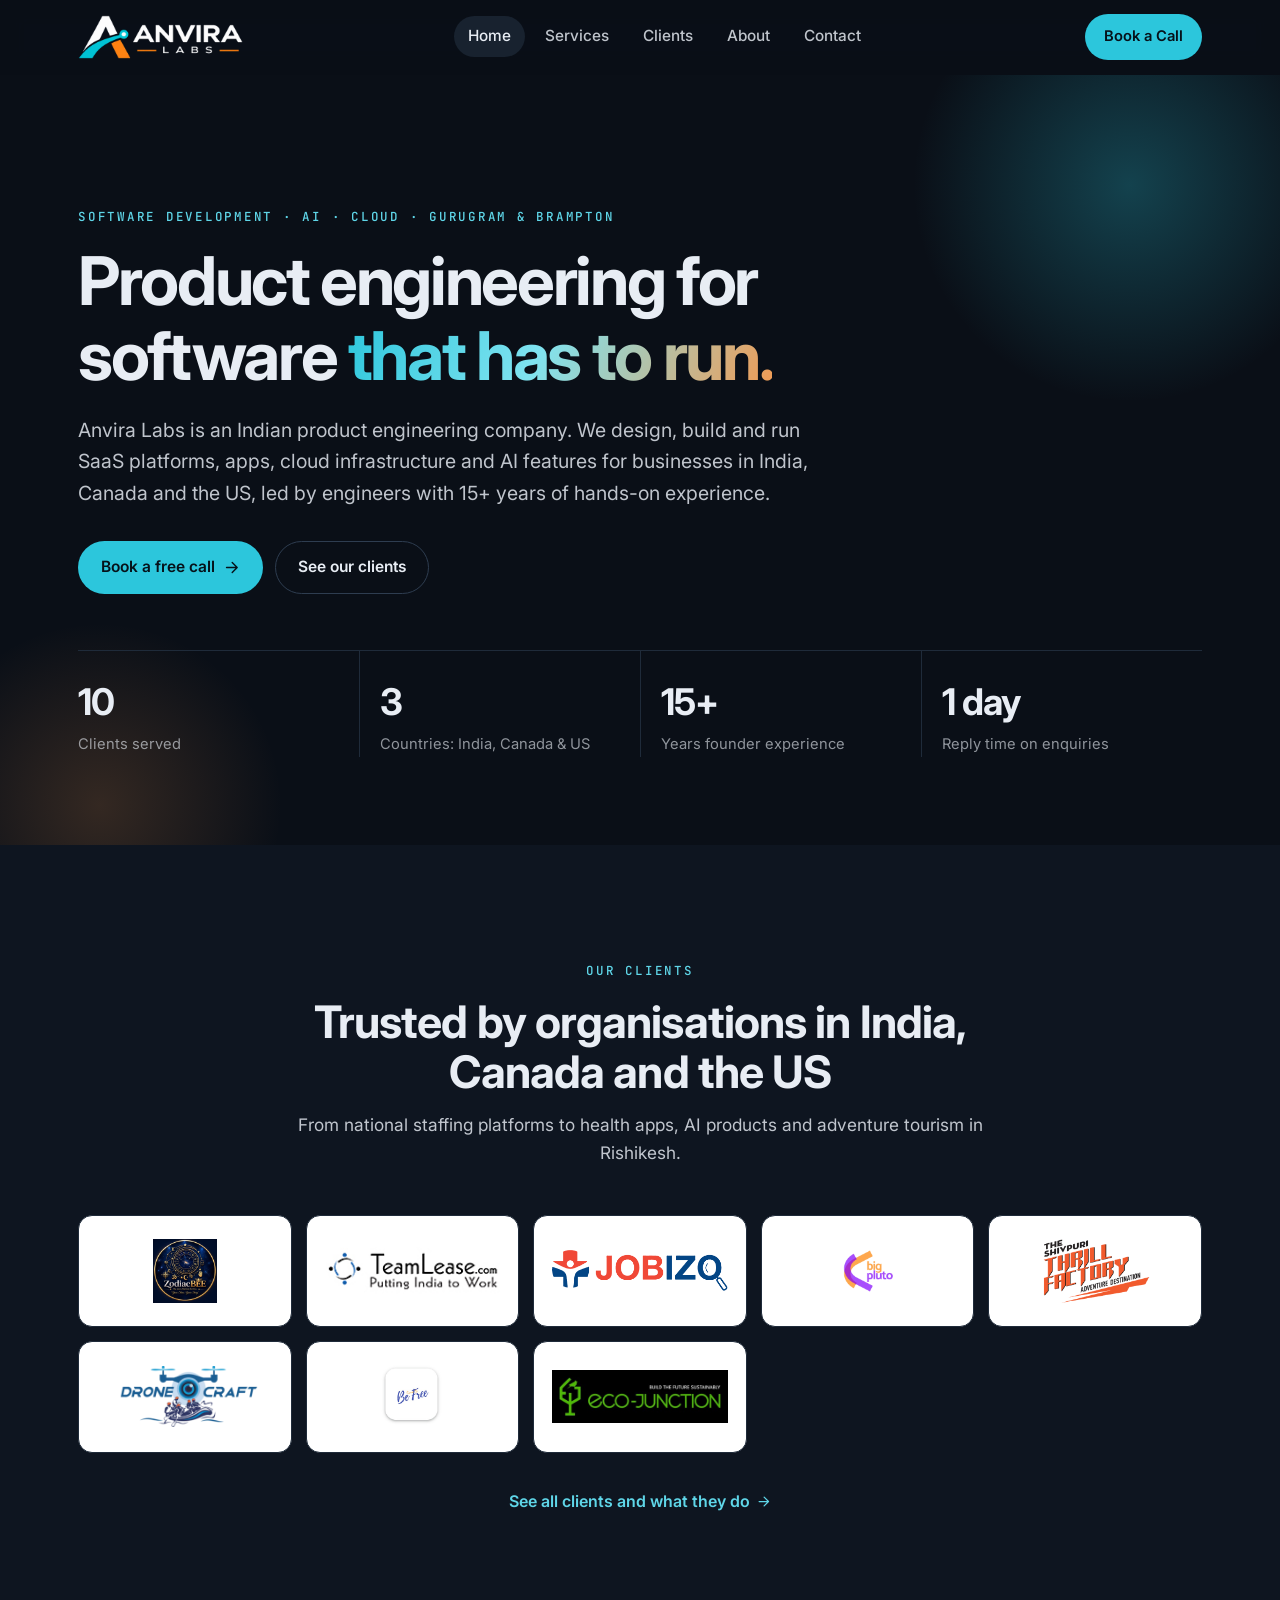
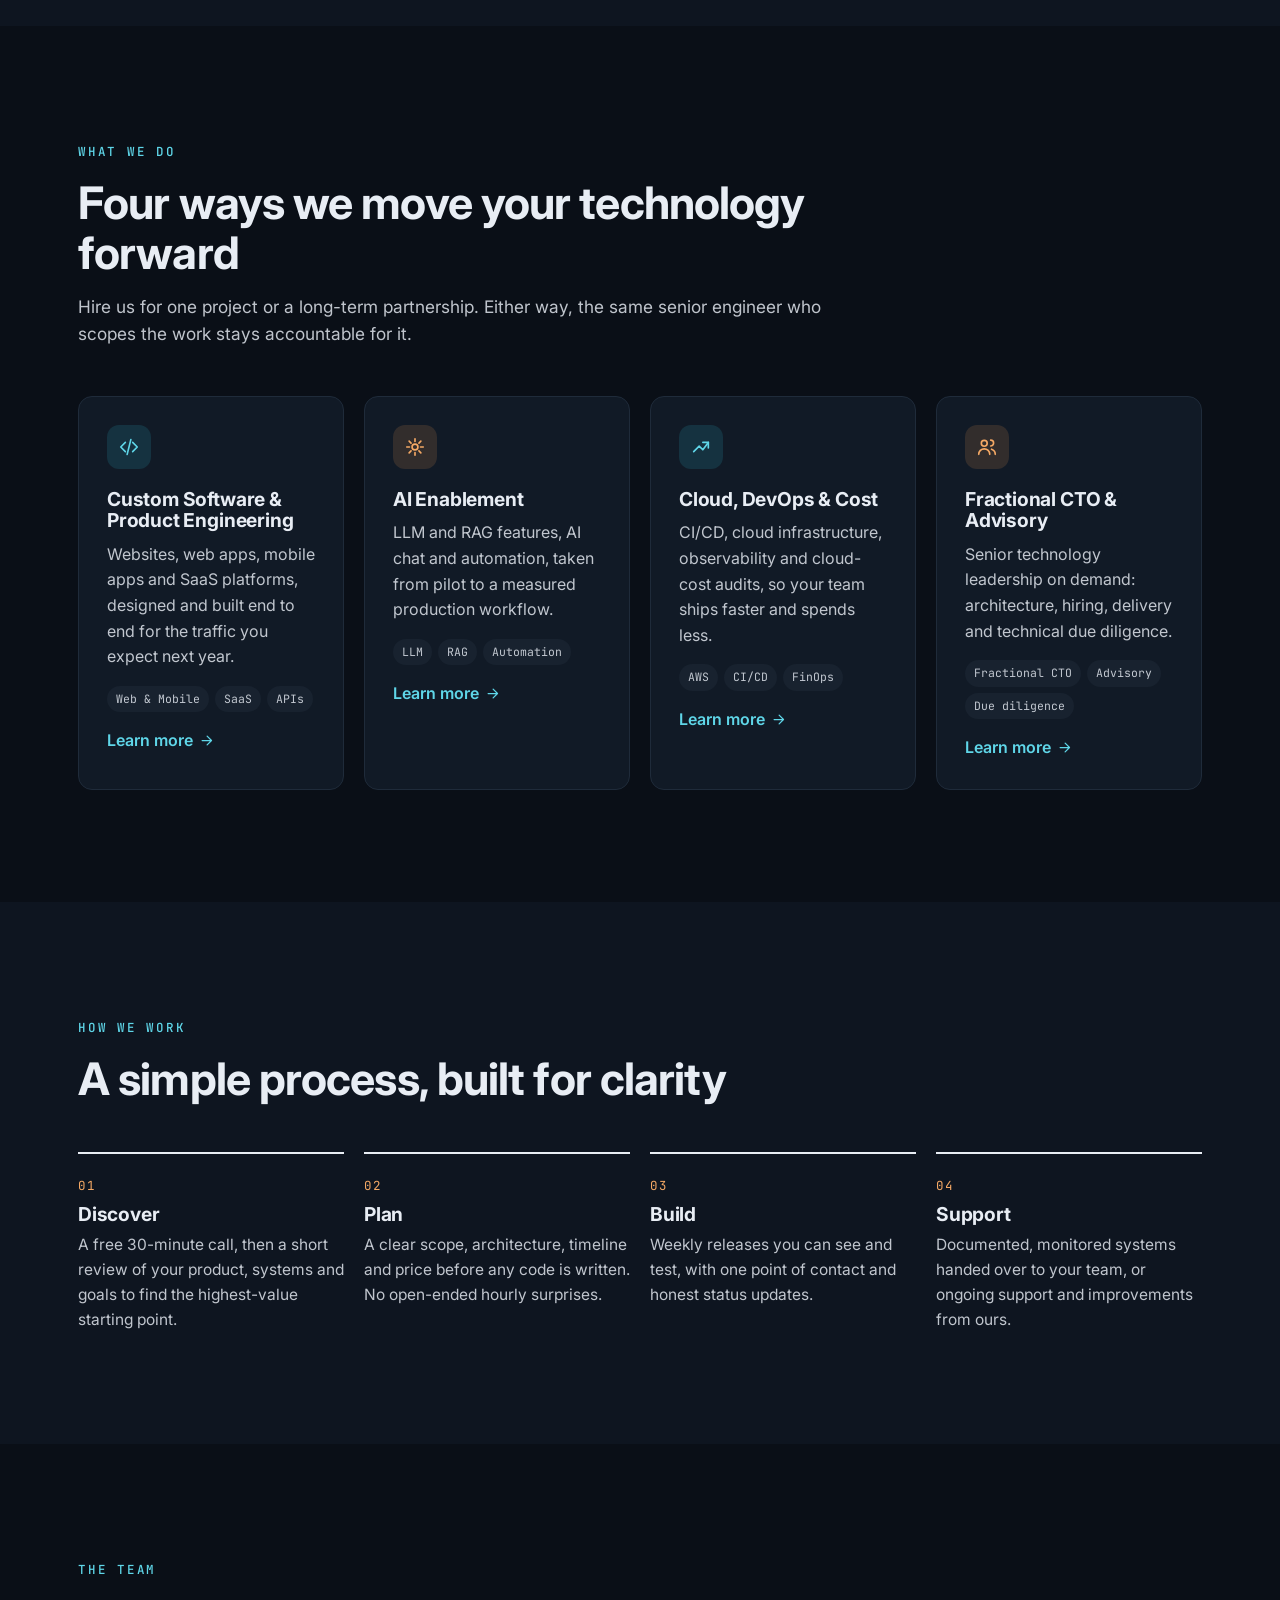
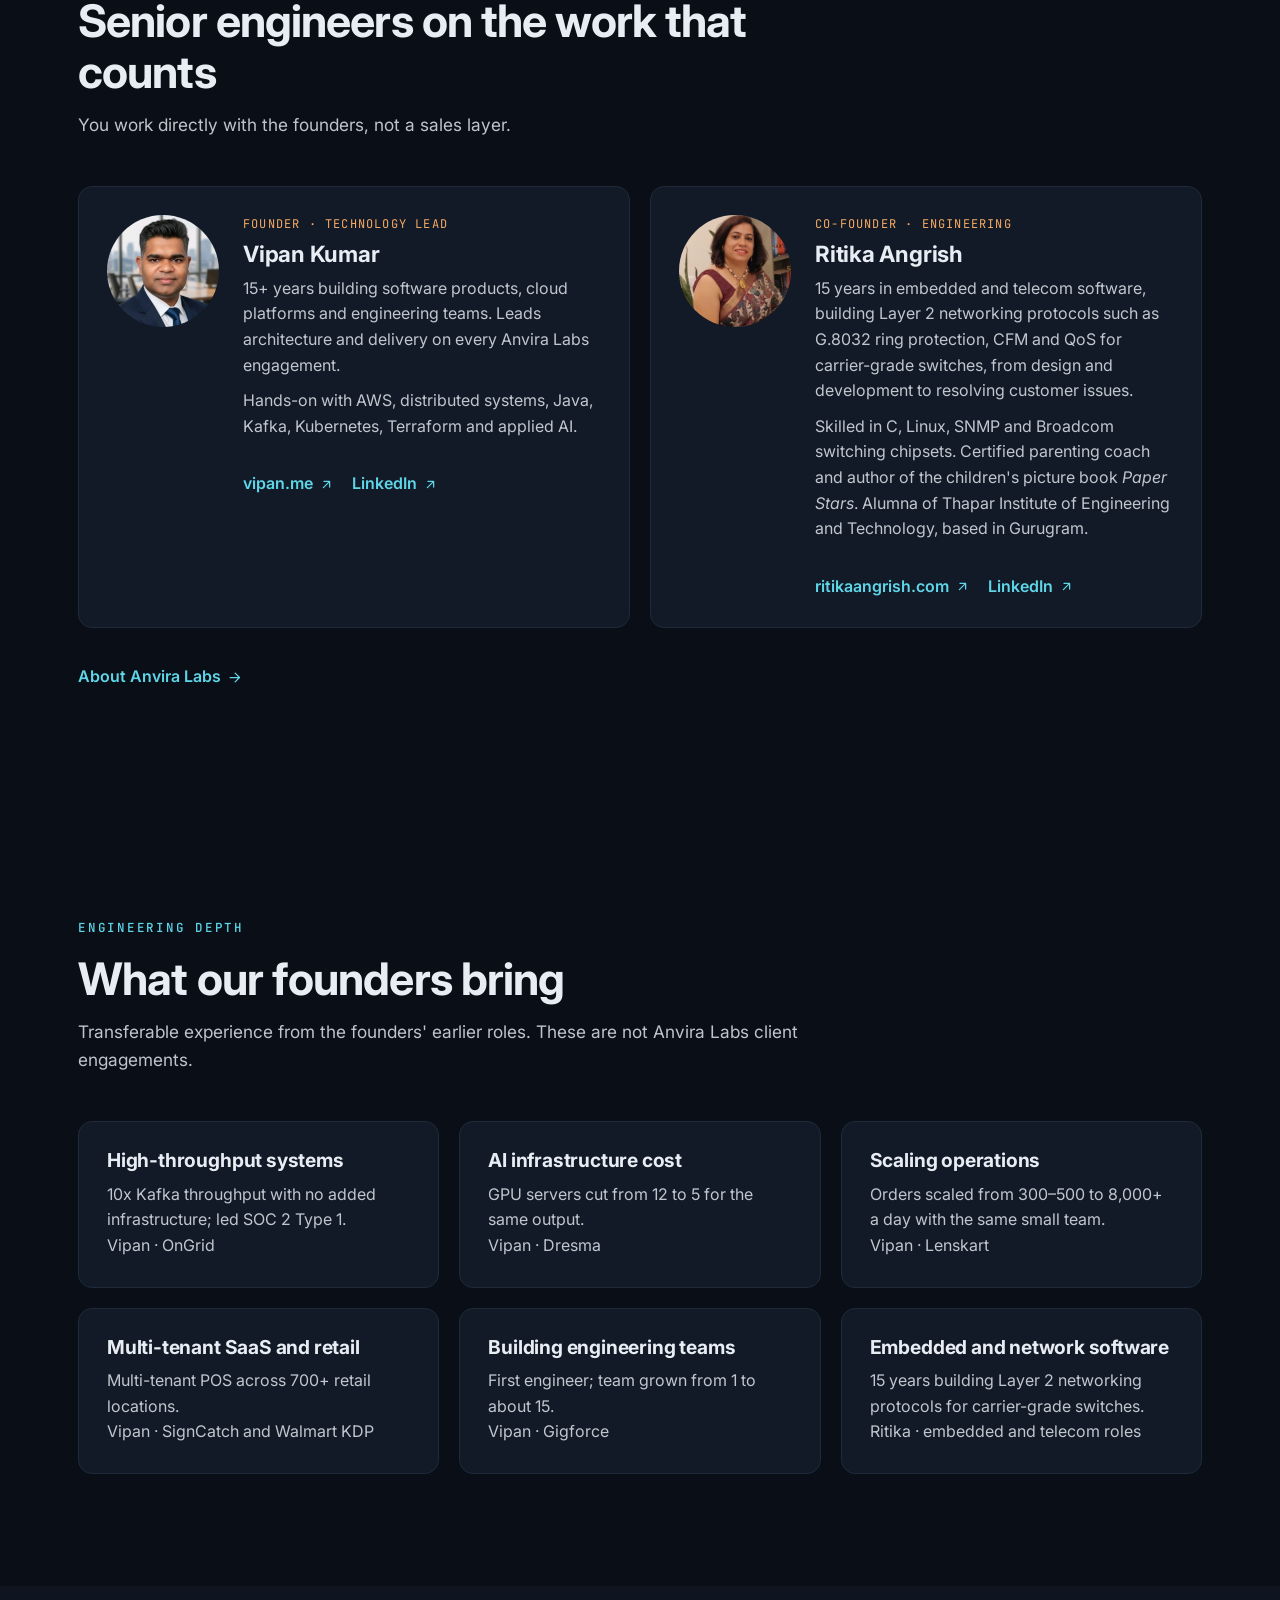
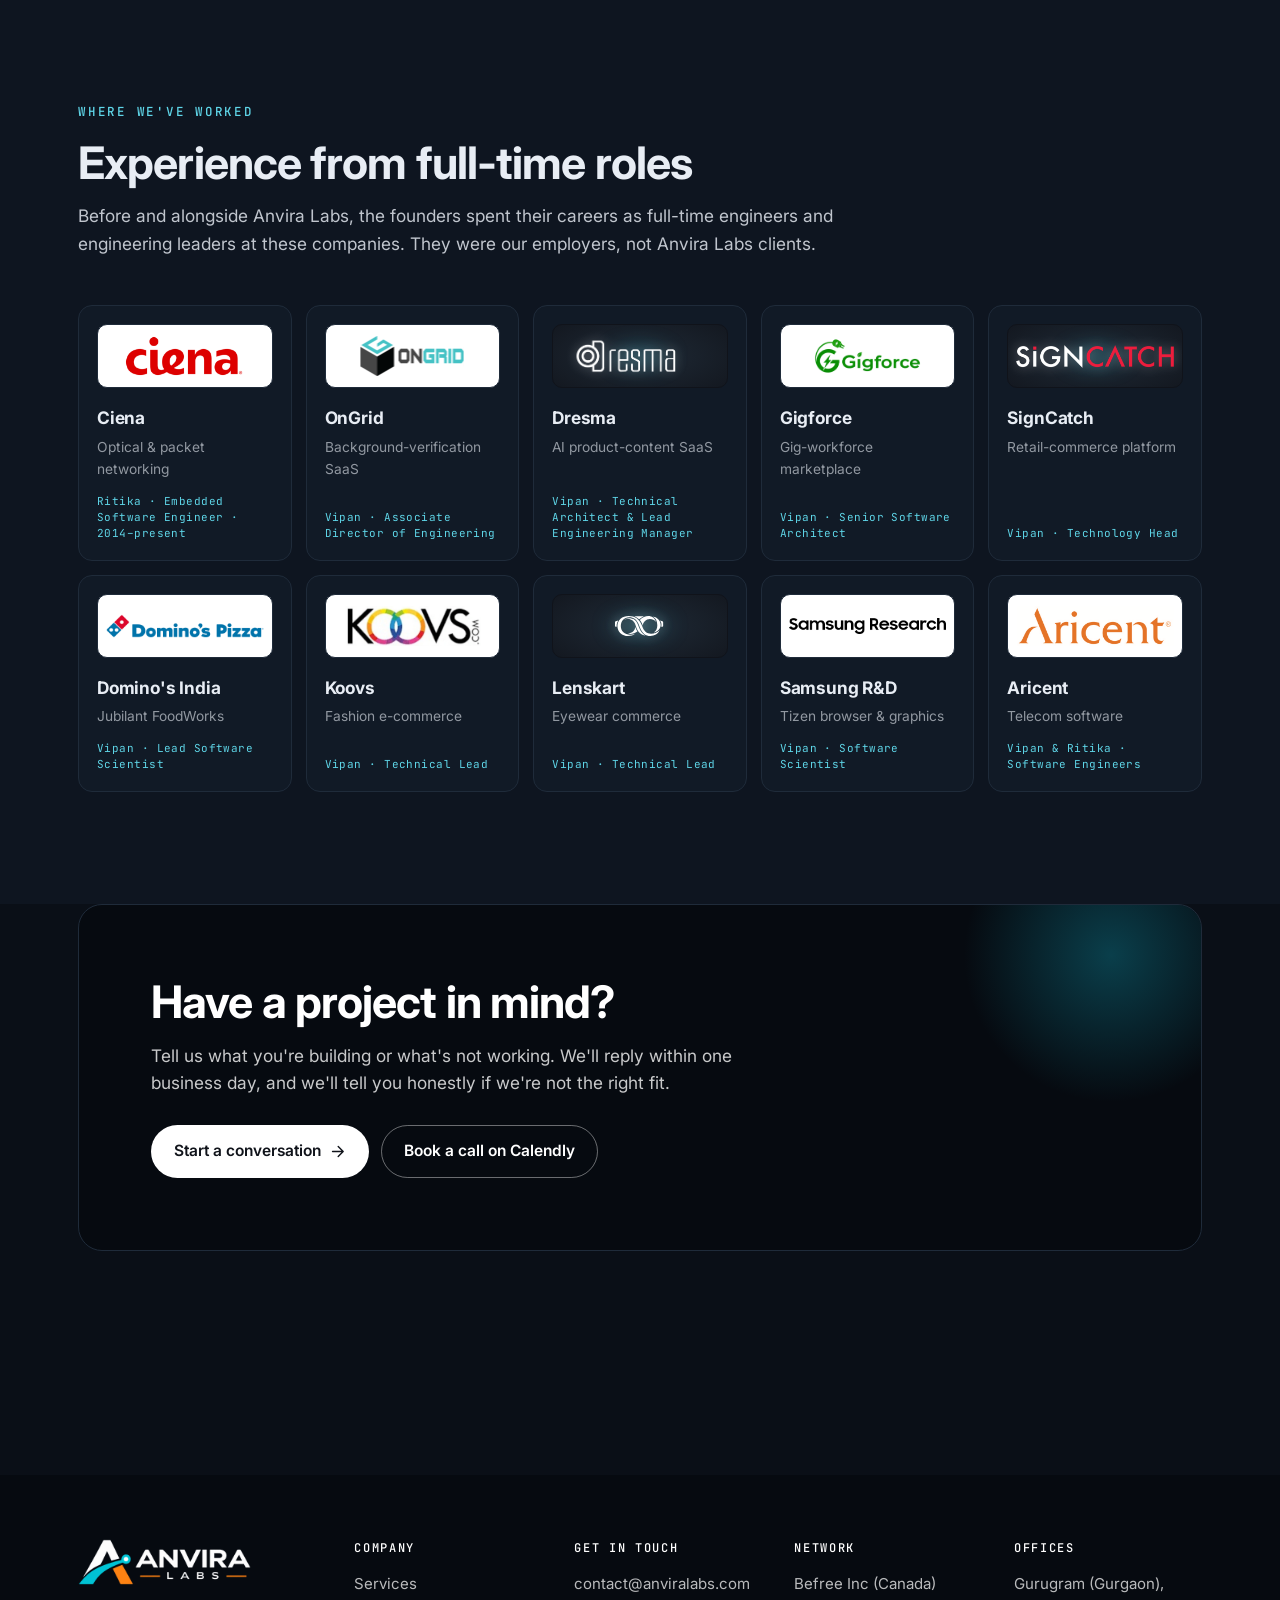
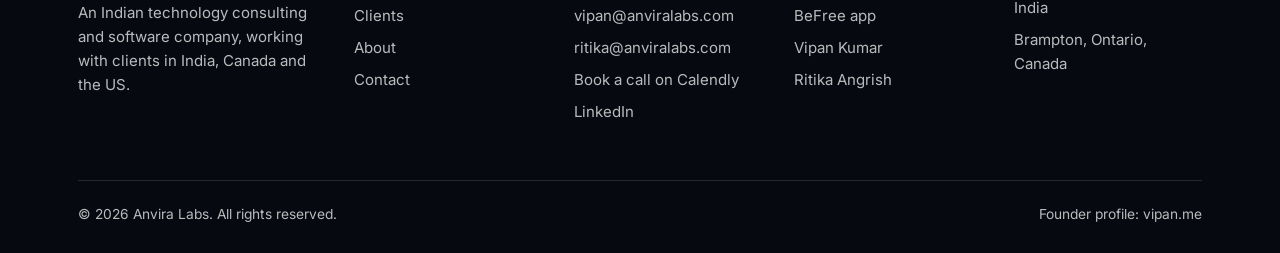
<file: index.html>
<!DOCTYPE html>
<html lang="en" data-theme="midnight">
<head>
    <meta charset="UTF-8">
    <meta name="viewport" content="width=device-width, initial-scale=1.0">
    <meta name="theme-color" content="#0a0f17">
    <meta name="color-scheme" content="dark">
    <title>Anvira Labs | Product Engineering Company, India</title>
    <meta name="description" content="Product engineering company in Gurugram, India, also in Brampton, Canada. SaaS, apps, AI, AWS cloud, and embedded and network software.">
    <meta name="keywords" content="software development company Gurugram, software company Delhi NCR, custom software development India, web and mobile app development, AI development company India, generative AI and LLM integration, cloud and DevOps services, AWS cost optimization, fractional CTO India, fractional CTO Toronto, software development Brampton, IT consulting Gurgaon, SaaS product development, Anvira Labs">
    <meta name="robots" content="index, follow, max-image-preview:large, max-snippet:-1">
    <meta name="author" content="Anvira Labs">
    <meta name="geo.region" content="IN-HR">
    <meta name="geo.placename" content="Gurugram">
    <meta property="og:title" content="Anvira Labs | Product Engineering Company, India">
    <meta property="og:description" content="Product engineering company in Gurugram, India, also in Brampton, Canada. SaaS, apps, AI, AWS cloud, and embedded and network software.">
    <meta property="og:type" content="website">
    <meta property="og:site_name" content="Anvira Labs">
    <meta property="og:url" content="https://www.anviralabs.com/">
    <meta property="og:locale" content="en_IN">
    <meta property="og:locale:alternate" content="en_CA">
    <meta property="og:image:width" content="1200">
    <meta property="og:image:height" content="630">
    <meta property="og:image:alt" content="Anvira Labs logo">
    <link rel="canonical" href="https://www.anviralabs.com/">
    <link rel="icon" type="image/png" sizes="32x32" href="assets/logo/favicon-32.png">
    <link rel="icon" type="image/png" sizes="192x192" href="assets/logo/icon-192.png">
    <link rel="apple-touch-icon" href="assets/logo/apple-touch-icon.png">
    <meta property="og:image" content="https://www.anviralabs.com/assets/logo/og-image.png">
    <meta name="twitter:card" content="summary_large_image">
    <link rel="preconnect" href="https://fonts.googleapis.com">
    <link rel="preconnect" href="https://fonts.gstatic.com" crossorigin>
    <link href="https://fonts.googleapis.com/css2?family=Inter:wght@400;500;600;700&family=JetBrains+Mono:wght@400;500&display=swap" rel="stylesheet">
    <link rel="stylesheet" href="styles.css?v=20261124a">
    <script type="application/ld+json">{"@context": "https://schema.org", "@type": ["Organization", "ProfessionalService"], "@id": "https://www.anviralabs.com/#org", "name": "Anvira Labs", "url": "https://www.anviralabs.com/", "logo": "https://www.anviralabs.com/assets/logo/icon-512.png", "image": "https://www.anviralabs.com/assets/logo/og-image.png", "description": "Product engineering company in Gurugram, India, also in Brampton, Canada. SaaS, apps, AI, AWS cloud, and embedded and network software.", "email": "contact@anviralabs.com", "slogan": "We build and fix the technology growing companies run on.", "founder": [{"@type": "Person", "@id": "https://www.anviralabs.com/about.html#vipan", "name": "Vipan Kumar", "jobTitle": "Founder & Technology Lead", "url": "https://vipan.me/", "sameAs": ["https://vipan.me/", "https://www.linkedin.com/in/vipankverma/"], "alumniOf": "Thapar Institute of Engineering and Technology"}, {"@type": "Person", "@id": "https://www.anviralabs.com/about.html#ritika", "name": "Ritika Angrish", "jobTitle": "Co-founder, Engineering", "email": "ritika@anviralabs.com", "url": "https://ritikaangrish.com/", "sameAs": ["https://ritikaangrish.com/", "https://www.linkedin.com/in/ritika-angrish/"], "alumniOf": "Thapar Institute of Engineering and Technology"}], "address": {"@type": "PostalAddress", "addressLocality": "Gurugram", "addressRegion": "Haryana", "addressCountry": "IN"}, "location": [{"@type": "Place", "name": "Anvira Labs, Gurugram", "address": {"@type": "PostalAddress", "addressLocality": "Gurugram", "addressRegion": "Haryana", "addressCountry": "IN"}}, {"@type": "Place", "name": "Anvira Labs, Brampton", "address": {"@type": "PostalAddress", "addressLocality": "Brampton", "addressRegion": "ON", "addressCountry": "CA"}}], "areaServed": [{"@type": "City", "name": "Gurugram"}, {"@type": "AdministrativeArea", "name": "Delhi NCR"}, {"@type": "Country", "name": "India"}, {"@type": "City", "name": "Brampton"}, {"@type": "City", "name": "Toronto"}, {"@type": "AdministrativeArea", "name": "Ontario"}, {"@type": "Country", "name": "Canada"}, {"@type": "Country", "name": "United States"}], "knowsAbout": ["Custom software development", "Web application development", "Mobile app development", "SaaS platforms", "Generative AI", "LLM integration", "Retrieval-augmented generation", "AWS", "Kubernetes", "Terraform", "DevOps", "CI/CD", "FinOps", "Cloud cost optimization", "Software architecture", "Fractional CTO", "Technical due diligence", "Java", "Spring Boot", "Node.js", "Python", "Kafka"], "contactPoint": [{"@type": "ContactPoint", "contactType": "sales", "email": "contact@anviralabs.com", "url": "https://www.anviralabs.com/contact.html", "availableLanguage": ["English", "Hindi"], "areaServed": ["IN", "CA", "US"]}], "hasOfferCatalog": {"@type": "OfferCatalog", "name": "Anvira Labs services", "itemListElement": [{"@type": "Offer", "itemOffered": {"@type": "Service", "name": "Custom Software & Product Engineering", "description": "Websites, web apps, mobile apps, SaaS platforms, APIs and integrations.", "url": "https://www.anviralabs.com/services.html#custom-software", "provider": {"@id": "https://www.anviralabs.com/#org"}, "areaServed": [{"@type": "City", "name": "Gurugram"}, {"@type": "AdministrativeArea", "name": "Delhi NCR"}, {"@type": "Country", "name": "India"}, {"@type": "City", "name": "Brampton"}, {"@type": "City", "name": "Toronto"}, {"@type": "AdministrativeArea", "name": "Ontario"}, {"@type": "Country", "name": "Canada"}, {"@type": "Country", "name": "United States"}]}}, {"@type": "Offer", "itemOffered": {"@type": "Service", "name": "AI Enablement", "description": "LLM and RAG features, AI chat assistants, content pipelines and automation.", "url": "https://www.anviralabs.com/services.html#ai", "provider": {"@id": "https://www.anviralabs.com/#org"}, "areaServed": [{"@type": "City", "name": "Gurugram"}, {"@type": "AdministrativeArea", "name": "Delhi NCR"}, {"@type": "Country", "name": "India"}, {"@type": "City", "name": "Brampton"}, {"@type": "City", "name": "Toronto"}, {"@type": "AdministrativeArea", "name": "Ontario"}, {"@type": "Country", "name": "Canada"}, {"@type": "Country", "name": "United States"}]}}, {"@type": "Offer", "itemOffered": {"@type": "Service", "name": "Cloud, DevOps & Cost Optimization", "description": "AWS infrastructure, Terraform, CI/CD, monitoring and cloud-cost audits.", "url": "https://www.anviralabs.com/services.html#cloud", "provider": {"@id": "https://www.anviralabs.com/#org"}, "areaServed": [{"@type": "City", "name": "Gurugram"}, {"@type": "AdministrativeArea", "name": "Delhi NCR"}, {"@type": "Country", "name": "India"}, {"@type": "City", "name": "Brampton"}, {"@type": "City", "name": "Toronto"}, {"@type": "AdministrativeArea", "name": "Ontario"}, {"@type": "Country", "name": "Canada"}, {"@type": "Country", "name": "United States"}]}}, {"@type": "Offer", "itemOffered": {"@type": "Service", "name": "Fractional CTO & Technology Advisory", "description": "Architecture, hiring, delivery oversight and technical due diligence.", "url": "https://www.anviralabs.com/services.html#cto", "provider": {"@id": "https://www.anviralabs.com/#org"}, "areaServed": [{"@type": "City", "name": "Gurugram"}, {"@type": "AdministrativeArea", "name": "Delhi NCR"}, {"@type": "Country", "name": "India"}, {"@type": "City", "name": "Brampton"}, {"@type": "City", "name": "Toronto"}, {"@type": "AdministrativeArea", "name": "Ontario"}, {"@type": "Country", "name": "Canada"}, {"@type": "Country", "name": "United States"}]}}]}}</script>
    <script type="application/ld+json">{"@context": "https://schema.org", "@type": "WebSite", "@id": "https://www.anviralabs.com/#website", "name": "Anvira Labs", "url": "https://www.anviralabs.com/", "publisher": {"@id": "https://www.anviralabs.com/#org"}, "inLanguage": "en"}</script>
    <script>
        // Site theme. DEFAULT is what visitors see; ?theme=name previews another one.
        (function () {
            var DEFAULT = 'midnight', themes = ['clarity', 'midnight', 'ember', 'aurora'], t = DEFAULT;
            try {
                var q = new URLSearchParams(location.search).get('theme');
                if (q && themes.indexOf(q) > -1) { t = q; sessionStorage.setItem('al-theme', q); }
                else if (themes.indexOf(sessionStorage.getItem('al-theme')) > -1) t = sessionStorage.getItem('al-theme');
            } catch (e) {}
            document.documentElement.setAttribute('data-theme', t);
        })();
    </script>
    <script type="text/javascript">
        (function(c,l,a,r,i,t,y){
            c[a]=c[a]||function(){(c[a].q=c[a].q||[]).push(arguments)};
            t=l.createElement(r);t.async=1;t.src="https://www.clarity.ms/tag/"+i;
            y=l.getElementsByTagName(r)[0];y.parentNode.insertBefore(t,y);
        })(window, document, "clarity", "script", "z94h2r2iiu");
    </script>
<meta name="twitter:title" content="Anvira Labs | Product Engineering Company, India">
<meta name="twitter:description" content="Product engineering company in Gurugram, India, also in Brampton, Canada. SaaS, apps, AI, AWS cloud, and embedded and network software.">
<meta name="twitter:image" content="https://www.anviralabs.com/assets/logo/og-image.png">
<meta name="twitter:image:alt" content="Anvira Labs logo">
</head>
<body>
    <a class="skip" href="#main">Skip to content</a>
    <nav class="navbar" aria-label="Main">
        <div class="nav-container">
            <a href="index.html" class="logo" aria-label="Anvira Labs home"><img src="assets/logo/anvira-logo-light.png" alt="Anvira Labs" class="logo-img logo-on-dark" width="900" height="240"><img src="assets/logo/anvira-logo-dark.png" alt="" aria-hidden="true" class="logo-img logo-on-light" width="900" height="249"></a>
            <ul class="nav-menu" id="nav-menu">
                <li><a href="index.html">Home</a></li>
                <li><a href="services.html">Services</a></li>
                <li><a href="work.html">Clients</a></li>
                <li><a href="about.html">About</a></li>
                <li><a href="contact.html">Contact</a></li>
            </ul>
            <div class="nav-right">
                <a href="contact.html" class="btn btn-primary">Book a Call</a>
                <button class="hamburger" type="button" aria-label="Menu" aria-controls="nav-menu" aria-expanded="false"><span></span><span></span><span></span></button>
            </div>
        </div>
    </nav>

    <main id="main">
        <section class="hero">
            <div class="container">
                <div class="eyebrow reveal">Software development · AI · Cloud · Gurugram &amp; Brampton</div>
                <h1 class="reveal">Product engineering for software <span class="grad-text">that has to run.</span></h1>
                <p class="lede reveal">Anvira Labs is an Indian product engineering company. We design, build and run SaaS platforms, apps, cloud infrastructure and AI features for businesses in India, Canada and the US, led by engineers with 15+ years of hands-on experience.</p>
                <div class="hero-actions reveal">
                    <a href="contact.html" class="btn btn-primary">Book a free call <svg viewBox="0 0 24 24" fill="none" stroke="currentColor" stroke-width="2" stroke-linecap="round" stroke-linejoin="round" aria-hidden="true"><path d="M5 12h14M13 5l7 7-7 7"/></svg></a>
                    <a href="work.html" class="btn btn-secondary">See our clients</a>
                </div>
                <div class="facts reveal">
                    <div class="fact"><div class="fact-num">10</div><div class="fact-label">Clients served</div></div>
                    <div class="fact"><div class="fact-num">3</div><div class="fact-label">Countries: India, Canada &amp; US</div></div>
                    <div class="fact"><div class="fact-num">15+</div><div class="fact-label">Years founder experience</div></div>
                    <div class="fact"><div class="fact-num">1 day</div><div class="fact-label">Reply time on enquiries</div></div>
                </div>
            </div>
        </section>

        <section class="section alt clients-section" id="clients" aria-labelledby="clients-h">
            <div class="container">
                <div class="section-head center">
                    <div class="eyebrow">Our clients</div>
                    <h2 id="clients-h">Trusted by organisations in India, Canada and the US</h2>
                    <p>From national staffing platforms to health apps, AI products and adventure tourism in Rishikesh.</p>
                </div>
                <ul class="logo-wall reveal">
                    <li><a class="logo-tile" href="https://zodiacbee.com" target="_blank" rel="noopener" title="ZodiacBee"><img src="assets/clients/zodiacbee.jpg" alt="ZodiacBee logo" loading="lazy"></a></li>
                    <li><a class="logo-tile" href="https://www.teamlease.com/" target="_blank" rel="noopener" title="TeamLease"><img src="assets/clients/teamlease.jpg" alt="TeamLease logo" loading="lazy"></a></li>
                    <li><a class="logo-tile" href="https://jobizo.com/" target="_blank" rel="noopener" title="Jobizo"><img src="assets/clients/jobizo.png" alt="Jobizo logo" loading="lazy"></a></li>
                    <li><a class="logo-tile" href="https://bigplutolabs.com" target="_blank" rel="noopener" title="Big Pluto"><img src="assets/clients/bigpluto.png" alt="Big Pluto logo" loading="lazy"></a></li>
                    <li><a class="logo-tile" href="https://thrillfactory.in/" target="_blank" rel="noopener" title="Thrill Factory"><img src="assets/clients/thrillfactory.png" alt="Thrill Factory logo" loading="lazy"></a></li>
                    <li><a class="logo-tile" href="https://www.dronecraft.co.in/" target="_blank" rel="noopener" title="DroneCraft"><img src="assets/clients/dronecraft.png" alt="DroneCraft logo" loading="lazy"></a></li>
                    <li><a class="logo-tile" href="https://www.befree.fit/" target="_blank" rel="noopener" title="BeFree"><img src="assets/clients/befree.jpeg" alt="BeFree logo" loading="lazy"></a></li>
                    <li><a class="logo-tile" href="https://eco-junction.com/" target="_blank" rel="noopener" title="Eco Junction"><img src="assets/clients/ecojunction.jpg" alt="Eco Junction logo" loading="lazy"></a></li>
                </ul>
                <div class="section-foot center"><a class="link-arrow" href="work.html">See all clients and what they do <svg viewBox="0 0 24 24" fill="none" stroke="currentColor" stroke-width="2" stroke-linecap="round" stroke-linejoin="round" aria-hidden="true"><path d="M5 12h14M13 5l7 7-7 7"/></svg></a></div>
            </div>
        </section>

        <section class="section">
            <div class="container">
                <div class="section-head">
                    <div class="eyebrow">What we do</div>
                    <h2>Four ways we move your technology forward</h2>
                    <p>Hire us for one project or a long-term partnership. Either way, the same senior engineer who scopes the work stays accountable for it.</p>
                </div>
                <div class="grid-4">
            <div class="card reveal">
                <div class="card-icon"><svg viewBox="0 0 24 24" fill="none" stroke="currentColor" stroke-width="1.8" stroke-linecap="round" stroke-linejoin="round" aria-hidden="true"><path d="M8 7l-5 5 5 5M16 7l5 5-5 5M14 4l-4 16"/></svg></div>
                <h3>Custom Software & Product Engineering</h3>
                <p>Websites, web apps, mobile apps and SaaS platforms, designed and built end to end for the traffic you expect next year.</p>
                <div class="tags"><span class="tag">Web & Mobile</span><span class="tag">SaaS</span><span class="tag">APIs</span></div>
                <a class="link-arrow" href="services.html#custom-software">Learn more <svg viewBox="0 0 24 24" fill="none" stroke="currentColor" stroke-width="2" stroke-linecap="round" stroke-linejoin="round" aria-hidden="true"><path d="M5 12h14M13 5l7 7-7 7"/></svg></a>
            </div>
            <div class="card reveal">
                <div class="card-icon orange"><svg viewBox="0 0 24 24" fill="none" stroke="currentColor" stroke-width="1.8" stroke-linecap="round" stroke-linejoin="round" aria-hidden="true"><path d="M12 3v3M12 18v3M3 12h3M18 12h3M5.6 5.6l2.1 2.1M16.3 16.3l2.1 2.1M5.6 18.4l2.1-2.1M16.3 7.7l2.1-2.1"/><circle cx="12" cy="12" r="3.2"/></svg></div>
                <h3>AI Enablement</h3>
                <p>LLM and RAG features, AI chat and automation, taken from pilot to a measured production workflow.</p>
                <div class="tags"><span class="tag">LLM</span><span class="tag">RAG</span><span class="tag">Automation</span></div>
                <a class="link-arrow" href="services.html#ai">Learn more <svg viewBox="0 0 24 24" fill="none" stroke="currentColor" stroke-width="2" stroke-linecap="round" stroke-linejoin="round" aria-hidden="true"><path d="M5 12h14M13 5l7 7-7 7"/></svg></a>
            </div>
            <div class="card reveal">
                <div class="card-icon"><svg viewBox="0 0 24 24" fill="none" stroke="currentColor" stroke-width="1.8" stroke-linecap="round" stroke-linejoin="round" aria-hidden="true"><path d="M4 17l6-6 4 4 6-8"/><path d="M14 7h6v6"/></svg></div>
                <h3>Cloud, DevOps & Cost</h3>
                <p>CI/CD, cloud infrastructure, observability and cloud-cost audits, so your team ships faster and spends less.</p>
                <div class="tags"><span class="tag">AWS</span><span class="tag">CI/CD</span><span class="tag">FinOps</span></div>
                <a class="link-arrow" href="services.html#cloud">Learn more <svg viewBox="0 0 24 24" fill="none" stroke="currentColor" stroke-width="2" stroke-linecap="round" stroke-linejoin="round" aria-hidden="true"><path d="M5 12h14M13 5l7 7-7 7"/></svg></a>
            </div>
            <div class="card reveal">
                <div class="card-icon orange"><svg viewBox="0 0 24 24" fill="none" stroke="currentColor" stroke-width="1.8" stroke-linecap="round" stroke-linejoin="round" aria-hidden="true"><circle cx="9" cy="8" r="3.2"/><path d="M3 20c0-3.3 2.7-6 6-6s6 2.7 6 6"/><path d="M16 4.5a3.2 3.2 0 0 1 0 6.4M21 20c0-2.6-1.6-4.8-4-5.6"/></svg></div>
                <h3>Fractional CTO & Advisory</h3>
                <p>Senior technology leadership on demand: architecture, hiring, delivery and technical due diligence.</p>
                <div class="tags"><span class="tag">Fractional CTO</span><span class="tag">Advisory</span><span class="tag">Due diligence</span></div>
                <a class="link-arrow" href="services.html#cto">Learn more <svg viewBox="0 0 24 24" fill="none" stroke="currentColor" stroke-width="2" stroke-linecap="round" stroke-linejoin="round" aria-hidden="true"><path d="M5 12h14M13 5l7 7-7 7"/></svg></a>
            </div>
                </div>
            </div>
        </section>

        <section class="section alt">
            <div class="container">
                <div class="section-head">
                    <div class="eyebrow">How we work</div>
                    <h2>A simple process, built for clarity</h2>
                </div>
        <ol class="steps">
            <li class="step reveal"><div class="step-num">01</div><h3>Discover</h3><p>A free 30-minute call, then a short review of your product, systems and goals to find the highest-value starting point.</p></li>
            <li class="step reveal"><div class="step-num">02</div><h3>Plan</h3><p>A clear scope, architecture, timeline and price before any code is written. No open-ended hourly surprises.</p></li>
            <li class="step reveal"><div class="step-num">03</div><h3>Build</h3><p>Weekly releases you can see and test, with one point of contact and honest status updates.</p></li>
            <li class="step reveal"><div class="step-num">04</div><h3>Support</h3><p>Documented, monitored systems handed over to your team, or ongoing support and improvements from ours.</p></li>
        </ol>
            </div>
        </section>

        <section class="section">
            <div class="container">
                <div class="section-head">
                    <div class="eyebrow">The team</div>
                    <h2>Senior engineers on the work that counts</h2>
                    <p>You work directly with the founders, not a sales layer.</p>
                </div>
            <div class="grid-2">
                <article class="card team-card reveal" id="vipan">
                    <img class="team-photo" src="assets/founder/vipan-kumar.jpg" alt="Vipan Kumar" width="112" height="112" loading="lazy">
                    <div>
                        <div class="role">Founder · Technology Lead</div>
                        <h3>Vipan Kumar</h3>
                        <p>15+ years building software products, cloud platforms and engineering teams. Leads architecture and delivery on every Anvira Labs engagement.</p>
                        <p class="muted">Hands-on with AWS, distributed systems, Java, Kafka, Kubernetes, Terraform and applied AI.</p>
                        <div class="team-links">
                            <a class="link-arrow" href="https://vipan.me" target="_blank" rel="noopener">vipan.me <svg viewBox="0 0 24 24" fill="none" stroke="currentColor" stroke-width="2" stroke-linecap="round" stroke-linejoin="round" aria-hidden="true"><path d="M7 17L17 7M8 7h9v9"/></svg></a>
                            <a class="link-arrow" href="https://www.linkedin.com/in/vipankverma/" target="_blank" rel="noopener">LinkedIn <svg viewBox="0 0 24 24" fill="none" stroke="currentColor" stroke-width="2" stroke-linecap="round" stroke-linejoin="round" aria-hidden="true"><path d="M7 17L17 7M8 7h9v9"/></svg></a>
                        </div>
                    </div>
                </article>
                <article class="card team-card reveal" id="cofounder">
                    <img class="team-photo" src="assets/founder/ritika-angrish.jpg" alt="Ritika Angrish" width="112" height="112" loading="lazy">
                    <div>
                        <div class="role">Co-founder · Engineering</div>
                        <h3>Ritika Angrish</h3>
                        <p>15 years in embedded and telecom software, building Layer 2 networking protocols such as G.8032 ring protection, CFM and QoS for carrier-grade switches, from design and development to resolving customer issues.</p>
                        <p class="muted">Skilled in C, Linux, SNMP and Broadcom switching chipsets. Certified parenting coach and author of the children's picture book <em>Paper Stars</em>. Alumna of Thapar Institute of Engineering and Technology, based in Gurugram.</p>
                        <div class="team-links">
                            <a class="link-arrow" href="https://ritikaangrish.com/" target="_blank" rel="noopener">ritikaangrish.com <svg viewBox="0 0 24 24" fill="none" stroke="currentColor" stroke-width="2" stroke-linecap="round" stroke-linejoin="round" aria-hidden="true"><path d="M7 17L17 7M8 7h9v9"/></svg></a>
                            <a class="link-arrow" href="https://www.linkedin.com/in/ritika-angrish/" target="_blank" rel="noopener">LinkedIn <svg viewBox="0 0 24 24" fill="none" stroke="currentColor" stroke-width="2" stroke-linecap="round" stroke-linejoin="round" aria-hidden="true"><path d="M7 17L17 7M8 7h9v9"/></svg></a>
                        </div>
                    </div>
                </article>
            </div>
                <div class="section-foot"><a class="link-arrow" href="about.html">About Anvira Labs <svg viewBox="0 0 24 24" fill="none" stroke="currentColor" stroke-width="2" stroke-linecap="round" stroke-linejoin="round" aria-hidden="true"><path d="M5 12h14M13 5l7 7-7 7"/></svg></a></div>
            </div>
        </section>

        <section class="section" id="capabilities">
            <div class="container">
                <div class="section-head">
                    <div class="eyebrow">Engineering depth</div>
                    <h2>What our founders bring</h2>
                    <p>Transferable experience from the founders' earlier roles. These are not Anvira Labs client engagements.</p>
                </div>
                <div class="grid-3">
                    <article class="card reveal"><h3>High-throughput systems</h3><p>10x Kafka throughput with no added infrastructure; led SOC 2 Type 1.</p><p class="muted">Vipan · OnGrid</p></article>
                    <article class="card reveal"><h3>AI infrastructure cost</h3><p>GPU servers cut from 12 to 5 for the same output.</p><p class="muted">Vipan · Dresma</p></article>
                    <article class="card reveal"><h3>Scaling operations</h3><p>Orders scaled from 300–500 to 8,000+ a day with the same small team.</p><p class="muted">Vipan · Lenskart</p></article>
                    <article class="card reveal"><h3>Multi-tenant SaaS and retail</h3><p>Multi-tenant POS across 700+ retail locations.</p><p class="muted">Vipan · SignCatch and Walmart KDP</p></article>
                    <article class="card reveal"><h3>Building engineering teams</h3><p>First engineer; team grown from 1 to about 15.</p><p class="muted">Vipan · Gigforce</p></article>
                    <article class="card reveal"><h3>Embedded and network software</h3><p>15 years building Layer 2 networking protocols for carrier-grade switches.</p><p class="muted">Ritika · embedded and telecom roles</p></article>
                </div>
            </div>
        </section>

        <section class="section alt" id="experience">
            <div class="container">
                <div class="section-head">
                    <div class="eyebrow">Where we've worked</div>
                    <h2>Experience from full-time roles</h2>
                    <p>Before and alongside Anvira Labs, the founders spent their careers as full-time engineers and engineering leaders at these companies. They were our employers, not Anvira Labs clients.</p>
                </div>
                <ul class="employer-wall">
                    <li class="employer reveal"><div class="emp-logo "><img src="assets/employers/ciena.png" alt="Ciena logo" loading="lazy"></div><strong>Ciena</strong><span class="emp-sector">Optical & packet networking</span><span class="emp-who">Ritika · Embedded Software Engineer · 2014–present</span></li>
                    <li class="employer reveal"><div class="emp-logo "><img src="assets/employers/ongrid.svg" alt="OnGrid logo" loading="lazy"></div><strong>OnGrid</strong><span class="emp-sector">Background-verification SaaS</span><span class="emp-who">Vipan · Associate Director of Engineering</span></li>
                    <li class="employer reveal"><div class="emp-logo dark"><img src="assets/employers/dresma.png" alt="Dresma logo" loading="lazy"></div><strong>Dresma</strong><span class="emp-sector">AI product-content SaaS</span><span class="emp-who">Vipan · Technical Architect & Lead Engineering Manager</span></li>
                    <li class="employer reveal"><div class="emp-logo "><img src="assets/employers/gigforce.png" alt="Gigforce logo" loading="lazy"></div><strong>Gigforce</strong><span class="emp-sector">Gig-workforce marketplace</span><span class="emp-who">Vipan · Senior Software Architect</span></li>
                    <li class="employer reveal"><div class="emp-logo dark"><img src="assets/employers/signcatch.png" alt="SignCatch logo" loading="lazy"></div><strong>SignCatch</strong><span class="emp-sector">Retail-commerce platform</span><span class="emp-who">Vipan · Technology Head</span></li>
                    <li class="employer reveal"><div class="emp-logo "><img src="assets/employers/dominos.png" alt="Domino's India logo" loading="lazy"></div><strong>Domino's India</strong><span class="emp-sector">Jubilant FoodWorks</span><span class="emp-who">Vipan · Lead Software Scientist</span></li>
                    <li class="employer reveal"><div class="emp-logo "><img src="assets/employers/koovs.webp" alt="Koovs logo" loading="lazy"></div><strong>Koovs</strong><span class="emp-sector">Fashion e-commerce</span><span class="emp-who">Vipan · Technical Lead</span></li>
                    <li class="employer reveal"><div class="emp-logo dark"><img src="assets/employers/lenskart.svg" alt="Lenskart logo" loading="lazy"></div><strong>Lenskart</strong><span class="emp-sector">Eyewear commerce</span><span class="emp-who">Vipan · Technical Lead</span></li>
                    <li class="employer reveal"><div class="emp-logo "><img src="assets/employers/samsung-research.png" alt="Samsung RandD logo" loading="lazy"></div><strong>Samsung R&amp;D</strong><span class="emp-sector">Tizen browser &amp; graphics</span><span class="emp-who">Vipan · Software Scientist</span></li>
                    <li class="employer reveal"><div class="emp-logo "><img src="assets/employers/aricent.png" alt="Aricent logo" loading="lazy"></div><strong>Aricent</strong><span class="emp-sector">Telecom software</span><span class="emp-who">Vipan &amp; Ritika · Software Engineers</span></li>
                </ul>
            </div>
        </section>

        <section class="section tight">
            <div class="container">
                <div class="cta-band reveal">
                    <h2>Have a project in mind?</h2>
                    <p>Tell us what you're building or what's not working. We'll reply within one business day, and we'll tell you honestly if we're not the right fit.</p>
                    <div class="hero-actions">
                        <a href="contact.html" class="btn btn-light">Start a conversation <svg viewBox="0 0 24 24" fill="none" stroke="currentColor" stroke-width="2" stroke-linecap="round" stroke-linejoin="round" aria-hidden="true"><path d="M5 12h14M13 5l7 7-7 7"/></svg></a>
                        <a href="https://calendly.com/contactvips/" class="btn btn-outline-light" target="_blank" rel="noopener">Book a call on Calendly</a>
                    </div>
                </div>
            </div>
        </section>
    </main>

    <footer class="footer">
        <div class="container">
            <div class="footer-top">
                <div class="footer-brand">
                    <img src="assets/logo/anvira-logo-light.png" alt="Anvira Labs" class="logo-img" width="900" height="240" loading="lazy">
                    <p>An Indian technology consulting and software company, working with clients in India, Canada and the US.</p>
                </div>
                <div class="footer-col">
                    <h5>Company</h5>
                    <a href="services.html">Services</a>
                    <a href="work.html">Clients</a>
                    <a href="about.html">About</a>
                    <a href="contact.html">Contact</a>
                </div>
                <div class="footer-col">
                    <h5>Get in touch</h5>
                    <a href="mailto:contact@anviralabs.com">contact@anviralabs.com</a>
                    <a href="mailto:vipan@anviralabs.com">vipan@anviralabs.com</a>
                    <a href="mailto:ritika@anviralabs.com">ritika@anviralabs.com</a>
                    <a href="https://calendly.com/contactvips/" target="_blank" rel="noopener">Book a call on Calendly</a>
                    <a href="https://www.linkedin.com/in/vipankverma/" target="_blank" rel="noopener">LinkedIn</a>
                </div>
                <div class="footer-col">
                    <h5>Network</h5>
                    <a href="https://befreefit.ca/" target="_blank" rel="noopener">Befree Inc (Canada)</a>
                    <a href="https://www.befree.fit/" target="_blank" rel="noopener">BeFree app</a>
                    <a href="https://vipan.me/" target="_blank" rel="noopener">Vipan Kumar</a>
                    <a href="https://ritikaangrish.com/" target="_blank" rel="noopener">Ritika Angrish</a>
                </div>
                <div class="footer-col">
                    <h5>Offices</h5>
                    <p>Gurugram (Gurgaon), India</p>
                    <p>Brampton, Ontario, Canada</p>
                </div>
            </div>
            <div class="footer-bottom">
                <p>&copy; 2026 Anvira Labs. All rights reserved.</p>
                <p>Founder profile: <a href="https://vipan.me" target="_blank" rel="noopener">vipan.me</a></p>
            </div>
        </div>
    </footer>
    <script src="script.js?v=20261105j"></script>
</body>
</html>
</file>
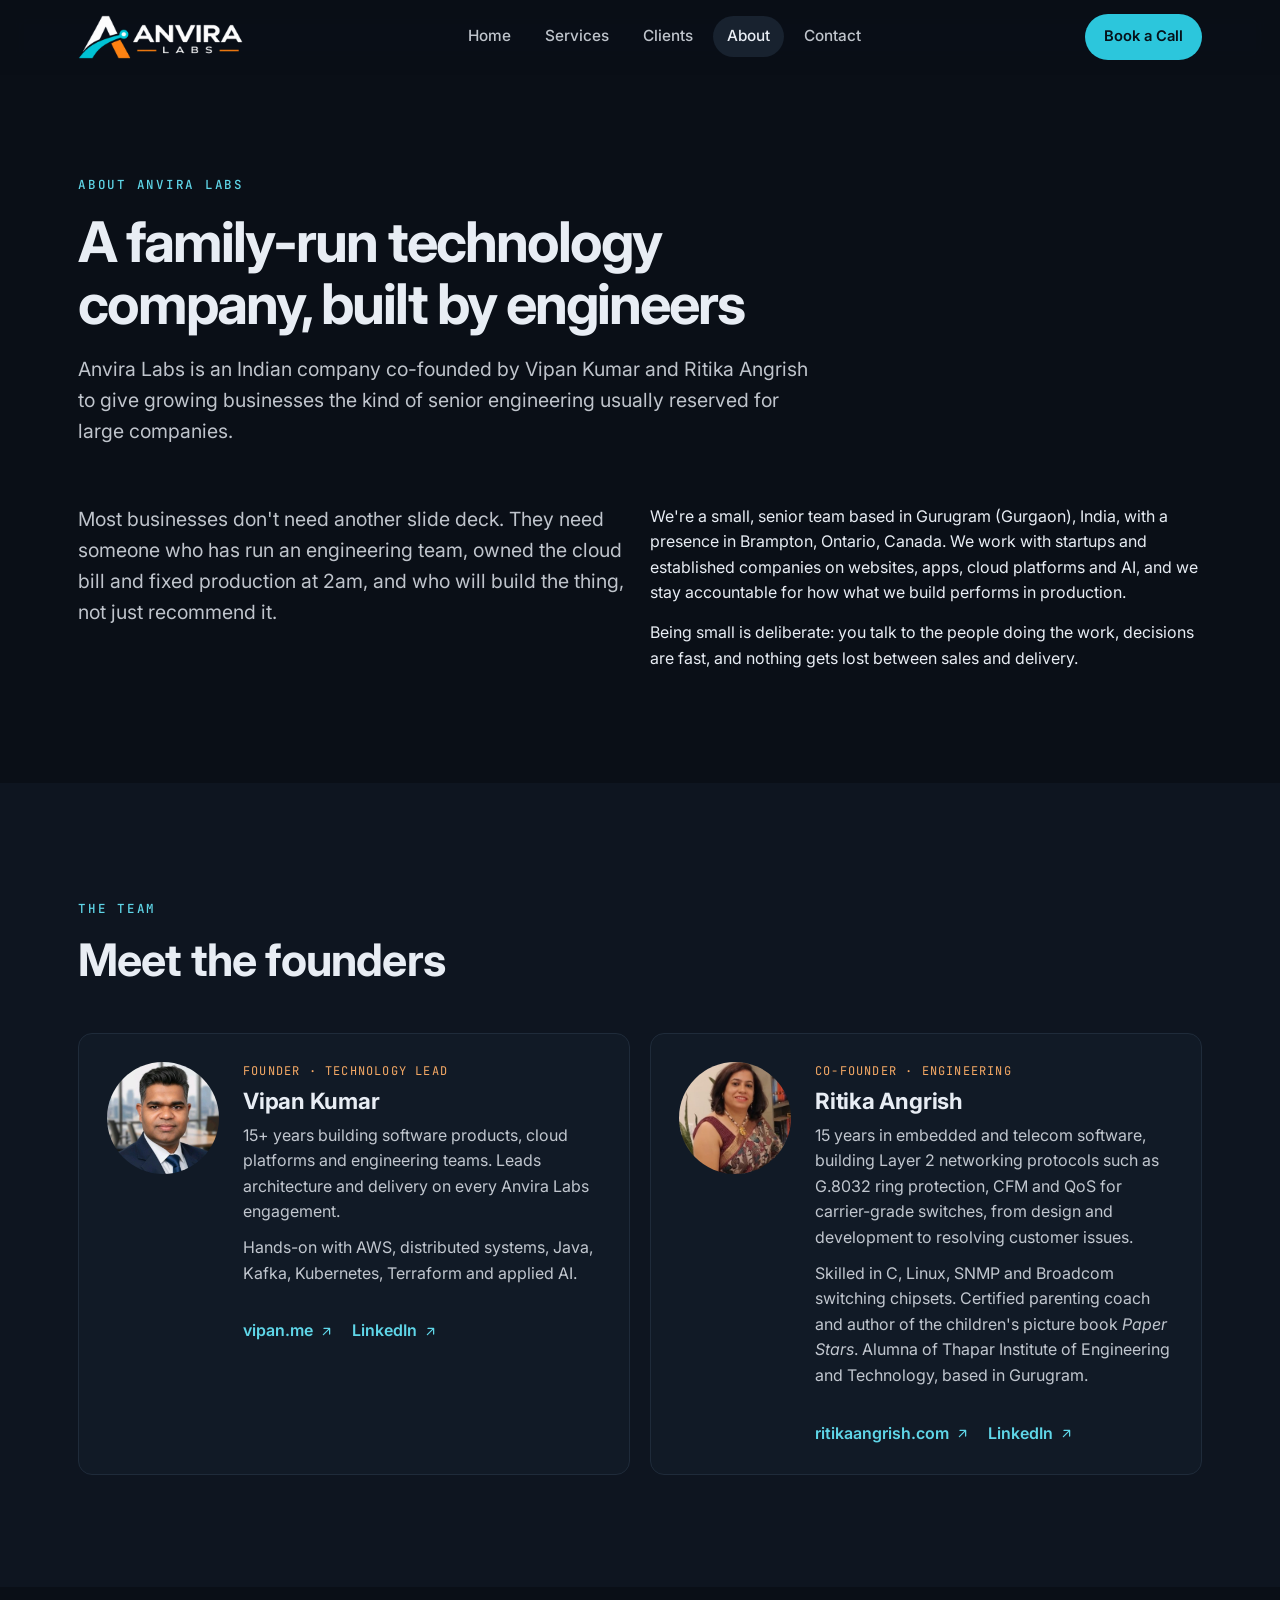
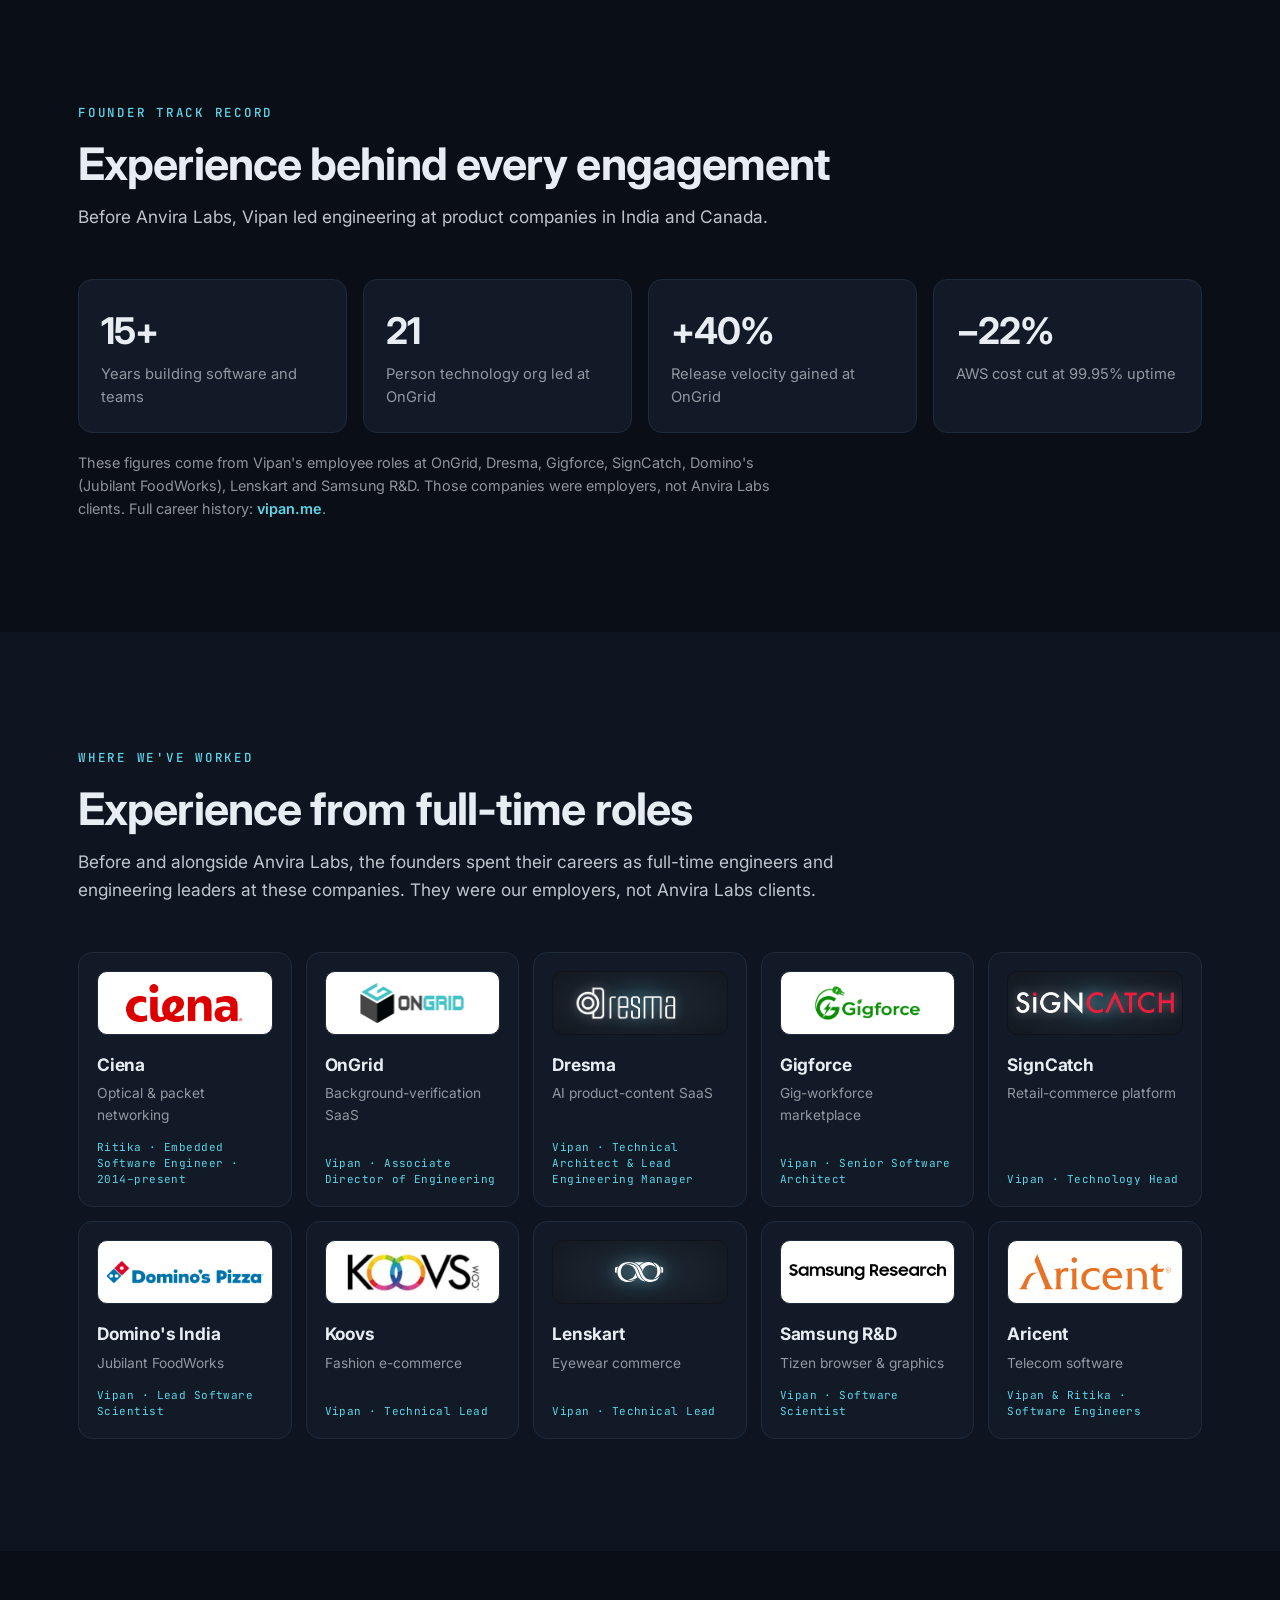
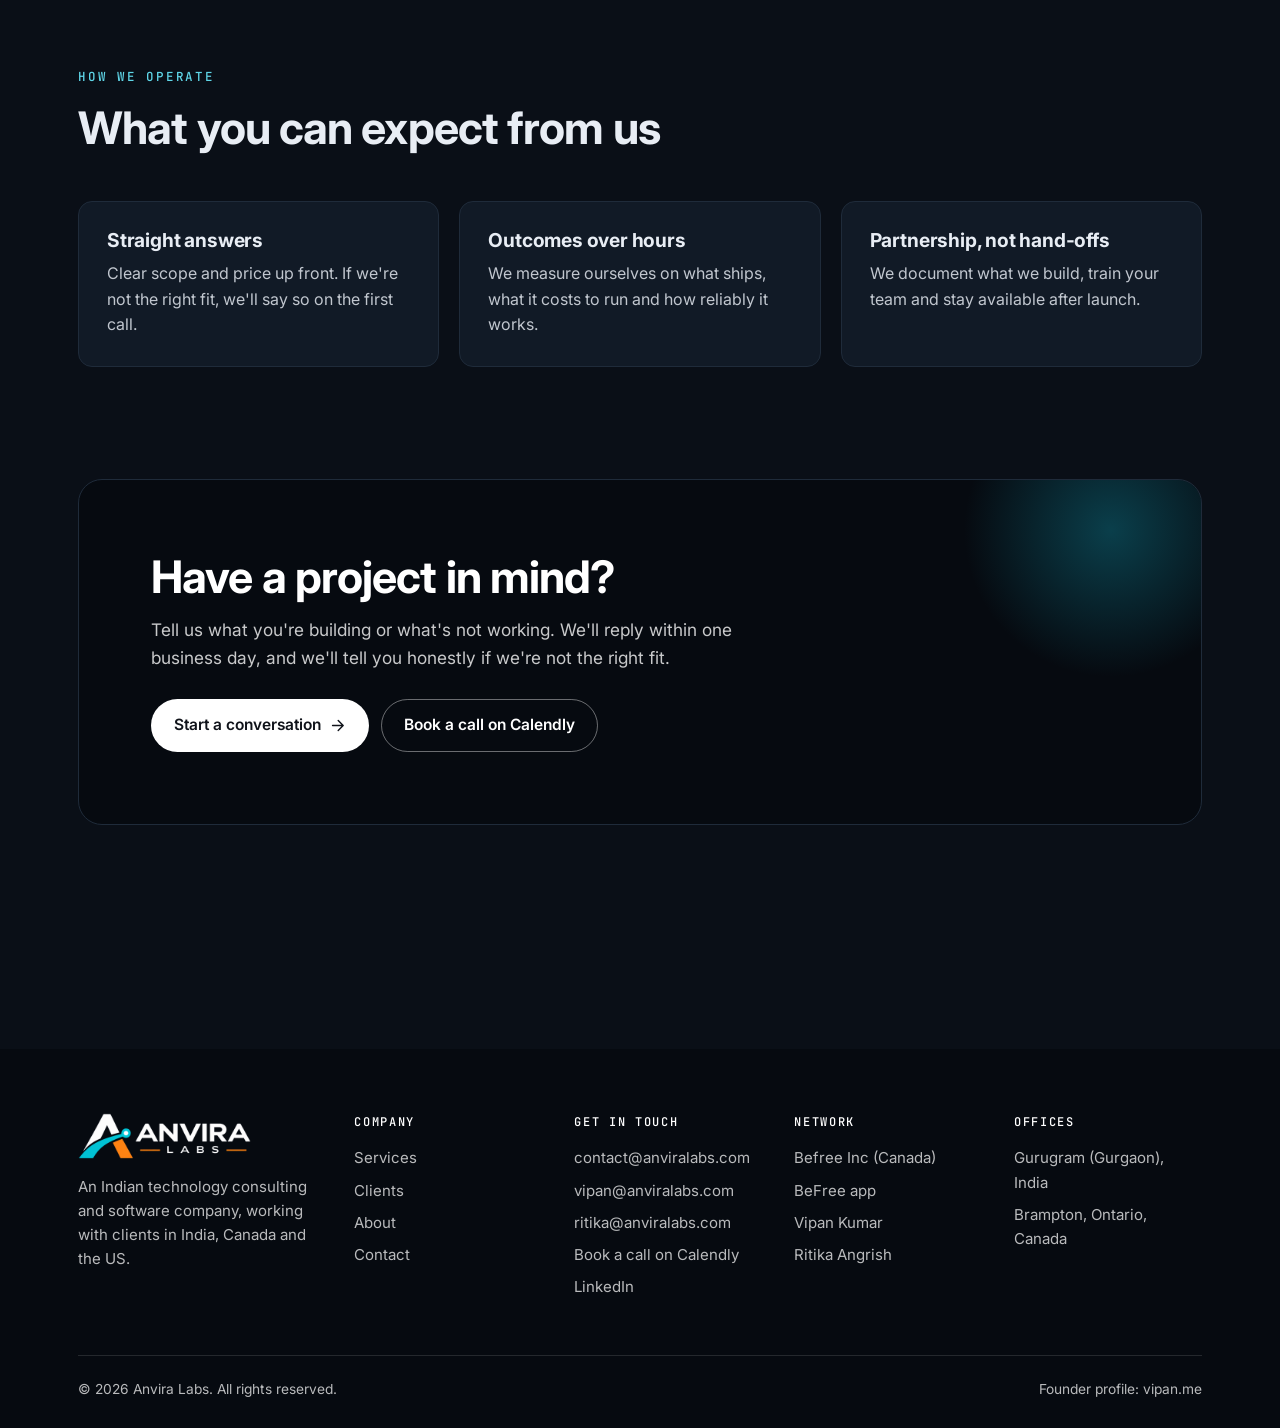
<file: about.html>
<!DOCTYPE html>
<html lang="en" data-theme="midnight">
<head>
    <meta charset="UTF-8">
    <meta name="viewport" content="width=device-width, initial-scale=1.0">
    <meta name="theme-color" content="#0a0f17">
    <meta name="color-scheme" content="dark">
    <title>About Anvira Labs | Founders Vipan Kumar & Ritika Angrish</title>
    <meta name="description" content="Family-run Indian software company co-founded by Vipan Kumar and Ritika Angrish. Based in Gurugram, with a presence in Brampton, Canada.">
    <meta name="keywords" content="Anvira Labs founders, Vipan Kumar, Ritika Angrish, Indian technology company, family-run software company, software engineers Gurugram, engineering leadership">
    <meta name="robots" content="index, follow, max-image-preview:large, max-snippet:-1">
    <meta name="author" content="Anvira Labs">
    <meta name="geo.region" content="IN-HR">
    <meta name="geo.placename" content="Gurugram">
    <meta property="og:title" content="About Anvira Labs | Founders Vipan Kumar & Ritika Angrish">
    <meta property="og:description" content="Family-run Indian software company co-founded by Vipan Kumar and Ritika Angrish. Based in Gurugram, with a presence in Brampton, Canada.">
    <meta property="og:type" content="website">
    <meta property="og:site_name" content="Anvira Labs">
    <meta property="og:url" content="https://www.anviralabs.com/about.html">
    <meta property="og:locale" content="en_IN">
    <meta property="og:locale:alternate" content="en_CA">
    <meta property="og:image:width" content="1200">
    <meta property="og:image:height" content="630">
    <meta property="og:image:alt" content="Anvira Labs logo">
    <link rel="canonical" href="https://www.anviralabs.com/about.html">
    <link rel="icon" type="image/png" sizes="32x32" href="assets/logo/favicon-32.png">
    <link rel="icon" type="image/png" sizes="192x192" href="assets/logo/icon-192.png">
    <link rel="apple-touch-icon" href="assets/logo/apple-touch-icon.png">
    <meta property="og:image" content="https://www.anviralabs.com/assets/logo/og-image.png">
    <meta name="twitter:card" content="summary_large_image">
    <link rel="preconnect" href="https://fonts.googleapis.com">
    <link rel="preconnect" href="https://fonts.gstatic.com" crossorigin>
    <link href="https://fonts.googleapis.com/css2?family=Inter:wght@400;500;600;700&family=JetBrains+Mono:wght@400;500&display=swap" rel="stylesheet">
    <link rel="stylesheet" href="styles.css?v=20261124a">
    <script type="application/ld+json">{"@context": "https://schema.org", "@type": ["Organization", "ProfessionalService"], "@id": "https://www.anviralabs.com/#org", "name": "Anvira Labs", "url": "https://www.anviralabs.com/", "logo": "https://www.anviralabs.com/assets/logo/icon-512.png", "image": "https://www.anviralabs.com/assets/logo/og-image.png", "description": "Software development company in Gurugram, India, also in Brampton, Canada. Websites, apps, SaaS, AI and AWS cloud for startups and SMBs.", "email": "contact@anviralabs.com", "slogan": "We build and fix the technology growing companies run on.", "founder": [{"@type": "Person", "@id": "https://www.anviralabs.com/about.html#vipan", "name": "Vipan Kumar", "jobTitle": "Founder & Technology Lead", "url": "https://vipan.me/", "sameAs": ["https://vipan.me/", "https://www.linkedin.com/in/vipankverma/"], "alumniOf": "Thapar Institute of Engineering and Technology"}, {"@type": "Person", "@id": "https://www.anviralabs.com/about.html#ritika", "name": "Ritika Angrish", "jobTitle": "Co-founder, Engineering", "email": "ritika@anviralabs.com", "url": "https://ritikaangrish.com/", "sameAs": ["https://ritikaangrish.com/", "https://www.linkedin.com/in/ritika-angrish/"], "alumniOf": "Thapar Institute of Engineering and Technology"}], "address": {"@type": "PostalAddress", "addressLocality": "Gurugram", "addressRegion": "Haryana", "addressCountry": "IN"}, "location": [{"@type": "Place", "name": "Anvira Labs, Gurugram", "address": {"@type": "PostalAddress", "addressLocality": "Gurugram", "addressRegion": "Haryana", "addressCountry": "IN"}}, {"@type": "Place", "name": "Anvira Labs, Brampton", "address": {"@type": "PostalAddress", "addressLocality": "Brampton", "addressRegion": "ON", "addressCountry": "CA"}}], "areaServed": [{"@type": "City", "name": "Gurugram"}, {"@type": "AdministrativeArea", "name": "Delhi NCR"}, {"@type": "Country", "name": "India"}, {"@type": "City", "name": "Brampton"}, {"@type": "City", "name": "Toronto"}, {"@type": "AdministrativeArea", "name": "Ontario"}, {"@type": "Country", "name": "Canada"}, {"@type": "Country", "name": "United States"}], "knowsAbout": ["Custom software development", "Web application development", "Mobile app development", "SaaS platforms", "Generative AI", "LLM integration", "Retrieval-augmented generation", "AWS", "Kubernetes", "Terraform", "DevOps", "CI/CD", "FinOps", "Cloud cost optimization", "Software architecture", "Fractional CTO", "Technical due diligence", "Java", "Spring Boot", "Node.js", "Python", "Kafka"], "contactPoint": [{"@type": "ContactPoint", "contactType": "sales", "email": "contact@anviralabs.com", "url": "https://www.anviralabs.com/contact.html", "availableLanguage": ["English", "Hindi"], "areaServed": ["IN", "CA", "US"]}], "hasOfferCatalog": {"@type": "OfferCatalog", "name": "Anvira Labs services", "itemListElement": [{"@type": "Offer", "itemOffered": {"@type": "Service", "name": "Custom Software & Product Engineering", "description": "Websites, web apps, mobile apps, SaaS platforms, APIs and integrations.", "url": "https://www.anviralabs.com/services.html#custom-software", "provider": {"@id": "https://www.anviralabs.com/#org"}, "areaServed": [{"@type": "City", "name": "Gurugram"}, {"@type": "AdministrativeArea", "name": "Delhi NCR"}, {"@type": "Country", "name": "India"}, {"@type": "City", "name": "Brampton"}, {"@type": "City", "name": "Toronto"}, {"@type": "AdministrativeArea", "name": "Ontario"}, {"@type": "Country", "name": "Canada"}, {"@type": "Country", "name": "United States"}]}}, {"@type": "Offer", "itemOffered": {"@type": "Service", "name": "AI Enablement", "description": "LLM and RAG features, AI chat assistants, content pipelines and automation.", "url": "https://www.anviralabs.com/services.html#ai", "provider": {"@id": "https://www.anviralabs.com/#org"}, "areaServed": [{"@type": "City", "name": "Gurugram"}, {"@type": "AdministrativeArea", "name": "Delhi NCR"}, {"@type": "Country", "name": "India"}, {"@type": "City", "name": "Brampton"}, {"@type": "City", "name": "Toronto"}, {"@type": "AdministrativeArea", "name": "Ontario"}, {"@type": "Country", "name": "Canada"}, {"@type": "Country", "name": "United States"}]}}, {"@type": "Offer", "itemOffered": {"@type": "Service", "name": "Cloud, DevOps & Cost Optimization", "description": "AWS infrastructure, Terraform, CI/CD, monitoring and cloud-cost audits.", "url": "https://www.anviralabs.com/services.html#cloud", "provider": {"@id": "https://www.anviralabs.com/#org"}, "areaServed": [{"@type": "City", "name": "Gurugram"}, {"@type": "AdministrativeArea", "name": "Delhi NCR"}, {"@type": "Country", "name": "India"}, {"@type": "City", "name": "Brampton"}, {"@type": "City", "name": "Toronto"}, {"@type": "AdministrativeArea", "name": "Ontario"}, {"@type": "Country", "name": "Canada"}, {"@type": "Country", "name": "United States"}]}}, {"@type": "Offer", "itemOffered": {"@type": "Service", "name": "Fractional CTO & Technology Advisory", "description": "Architecture, hiring, delivery oversight and technical due diligence.", "url": "https://www.anviralabs.com/services.html#cto", "provider": {"@id": "https://www.anviralabs.com/#org"}, "areaServed": [{"@type": "City", "name": "Gurugram"}, {"@type": "AdministrativeArea", "name": "Delhi NCR"}, {"@type": "Country", "name": "India"}, {"@type": "City", "name": "Brampton"}, {"@type": "City", "name": "Toronto"}, {"@type": "AdministrativeArea", "name": "Ontario"}, {"@type": "Country", "name": "Canada"}, {"@type": "Country", "name": "United States"}]}}]}}</script>
    <script type="application/ld+json">{"@context": "https://schema.org", "@type": "BreadcrumbList", "itemListElement": [{"@type": "ListItem", "position": 1, "name": "Home", "item": "https://www.anviralabs.com/"}, {"@type": "ListItem", "position": 2, "name": "About", "item": "https://www.anviralabs.com/about.html"}]}</script>
    <script>
        // Site theme. DEFAULT is what visitors see; ?theme=name previews another one.
        (function () {
            var DEFAULT = 'midnight', themes = ['clarity', 'midnight', 'ember', 'aurora'], t = DEFAULT;
            try {
                var q = new URLSearchParams(location.search).get('theme');
                if (q && themes.indexOf(q) > -1) { t = q; sessionStorage.setItem('al-theme', q); }
                else if (themes.indexOf(sessionStorage.getItem('al-theme')) > -1) t = sessionStorage.getItem('al-theme');
            } catch (e) {}
            document.documentElement.setAttribute('data-theme', t);
        })();
    </script>
    <script type="text/javascript">
        (function(c,l,a,r,i,t,y){
            c[a]=c[a]||function(){(c[a].q=c[a].q||[]).push(arguments)};
            t=l.createElement(r);t.async=1;t.src="https://www.clarity.ms/tag/"+i;
            y=l.getElementsByTagName(r)[0];y.parentNode.insertBefore(t,y);
        })(window, document, "clarity", "script", "z94h2r2iiu");
    </script>
<meta name="twitter:title" content="About Anvira Labs | Founders Vipan Kumar & Ritika Angrish">
<meta name="twitter:description" content="Family-run Indian software company co-founded by Vipan Kumar and Ritika Angrish. Based in Gurugram, with a presence in Brampton, Canada.">
<meta name="twitter:image" content="https://www.anviralabs.com/assets/logo/og-image.png">
<meta name="twitter:image:alt" content="Anvira Labs logo">
</head>
<body>
    <a class="skip" href="#main">Skip to content</a>
    <nav class="navbar" aria-label="Main">
        <div class="nav-container">
            <a href="index.html" class="logo" aria-label="Anvira Labs home"><img src="assets/logo/anvira-logo-light.png" alt="Anvira Labs" class="logo-img logo-on-dark" width="900" height="240"><img src="assets/logo/anvira-logo-dark.png" alt="" aria-hidden="true" class="logo-img logo-on-light" width="900" height="249"></a>
            <ul class="nav-menu" id="nav-menu">
                <li><a href="index.html">Home</a></li>
                <li><a href="services.html">Services</a></li>
                <li><a href="work.html">Clients</a></li>
                <li><a href="about.html">About</a></li>
                <li><a href="contact.html">Contact</a></li>
            </ul>
            <div class="nav-right">
                <a href="contact.html" class="btn btn-primary">Book a Call</a>
                <button class="hamburger" type="button" aria-label="Menu" aria-controls="nav-menu" aria-expanded="false"><span></span><span></span><span></span></button>
            </div>
        </div>
    </nav>

    <main id="main">
        <section class="page-hero">
            <div class="container">
                <div class="eyebrow">About Anvira Labs</div>
                <h1>A family-run technology company, built by engineers</h1>
                <p class="lede">Anvira Labs is an Indian company co-founded by Vipan Kumar and Ritika Angrish to give growing businesses the kind of senior engineering usually reserved for large companies.</p>
            </div>
        </section>

        <section class="section tight">
            <div class="container">
                <div class="grid-2">
                    <div class="reveal">
                        <p class="lede">Most businesses don't need another slide deck. They need someone who has run an engineering team, owned the cloud bill and fixed production at 2am, and who will build the thing, not just recommend it.</p>
                    </div>
                    <div class="reveal">
                        <p>We're a small, senior team based in Gurugram (Gurgaon), India, with a presence in Brampton, Ontario, Canada. We work with startups and established companies on websites, apps, cloud platforms and AI, and we stay accountable for how what we build performs in production.</p>
                        <p style="margin-top:14px">Being small is deliberate: you talk to the people doing the work, decisions are fast, and nothing gets lost between sales and delivery.</p>
                    </div>
                </div>
            </div>
        </section>

        <section class="section alt" id="team">
            <div class="container">
                <div class="section-head">
                    <div class="eyebrow">The team</div>
                    <h2>Meet the founders</h2>
                </div>
            <div class="grid-2">
                <article class="card team-card reveal" id="vipan">
                    <img class="team-photo" src="assets/founder/vipan-kumar.jpg" alt="Vipan Kumar" width="112" height="112" loading="lazy">
                    <div>
                        <div class="role">Founder · Technology Lead</div>
                        <h3>Vipan Kumar</h3>
                        <p>15+ years building software products, cloud platforms and engineering teams. Leads architecture and delivery on every Anvira Labs engagement.</p>
                        <p class="muted">Hands-on with AWS, distributed systems, Java, Kafka, Kubernetes, Terraform and applied AI.</p>
                        <div class="team-links">
                            <a class="link-arrow" href="https://vipan.me" target="_blank" rel="noopener">vipan.me <svg viewBox="0 0 24 24" fill="none" stroke="currentColor" stroke-width="2" stroke-linecap="round" stroke-linejoin="round" aria-hidden="true"><path d="M7 17L17 7M8 7h9v9"/></svg></a>
                            <a class="link-arrow" href="https://www.linkedin.com/in/vipankverma/" target="_blank" rel="noopener">LinkedIn <svg viewBox="0 0 24 24" fill="none" stroke="currentColor" stroke-width="2" stroke-linecap="round" stroke-linejoin="round" aria-hidden="true"><path d="M7 17L17 7M8 7h9v9"/></svg></a>
                        </div>
                    </div>
                </article>
                <article class="card team-card reveal" id="cofounder">
                    <img class="team-photo" src="assets/founder/ritika-angrish.jpg" alt="Ritika Angrish" width="112" height="112" loading="lazy">
                    <div>
                        <div class="role">Co-founder · Engineering</div>
                        <h3>Ritika Angrish</h3>
                        <p>15 years in embedded and telecom software, building Layer 2 networking protocols such as G.8032 ring protection, CFM and QoS for carrier-grade switches, from design and development to resolving customer issues.</p>
                        <p class="muted">Skilled in C, Linux, SNMP and Broadcom switching chipsets. Certified parenting coach and author of the children's picture book <em>Paper Stars</em>. Alumna of Thapar Institute of Engineering and Technology, based in Gurugram.</p>
                        <div class="team-links">
                            <a class="link-arrow" href="https://ritikaangrish.com/" target="_blank" rel="noopener">ritikaangrish.com <svg viewBox="0 0 24 24" fill="none" stroke="currentColor" stroke-width="2" stroke-linecap="round" stroke-linejoin="round" aria-hidden="true"><path d="M7 17L17 7M8 7h9v9"/></svg></a>
                            <a class="link-arrow" href="https://www.linkedin.com/in/ritika-angrish/" target="_blank" rel="noopener">LinkedIn <svg viewBox="0 0 24 24" fill="none" stroke="currentColor" stroke-width="2" stroke-linecap="round" stroke-linejoin="round" aria-hidden="true"><path d="M7 17L17 7M8 7h9v9"/></svg></a>
                        </div>
                    </div>
                </article>
            </div>
            </div>
        </section>

        <section class="section">
            <div class="container">
                <div class="section-head">
                    <div class="eyebrow">Founder track record</div>
                    <h2>Experience behind every engagement</h2>
                    <p>Before Anvira Labs, Vipan led engineering at product companies in India and Canada.</p>
                </div>
                <div class="record">
                    <div class="fact reveal"><div class="fact-num">15+</div><div class="fact-label">Years building software and teams</div></div>
                    <div class="fact reveal"><div class="fact-num">21</div><div class="fact-label">Person technology org led at OnGrid</div></div>
                    <div class="fact reveal"><div class="fact-num">+40%</div><div class="fact-label">Release velocity gained at OnGrid</div></div>
                    <div class="fact reveal"><div class="fact-num">−22%</div><div class="fact-label">AWS cost cut at 99.95% uptime</div></div>
                </div>
                <p class="note">These figures come from Vipan's employee roles at OnGrid, Dresma, Gigforce, SignCatch, Domino's (Jubilant FoodWorks), Lenskart and Samsung R&amp;D. Those companies were employers, not Anvira Labs clients. Full career history: <a class="link-arrow" href="https://vipan.me/experience.html" target="_blank" rel="noopener">vipan.me</a>.</p>
            </div>
        </section>

        <section class="section alt" id="experience">
            <div class="container">
                <div class="section-head">
                    <div class="eyebrow">Where we've worked</div>
                    <h2>Experience from full-time roles</h2>
                    <p>Before and alongside Anvira Labs, the founders spent their careers as full-time engineers and engineering leaders at these companies. They were our employers, not Anvira Labs clients.</p>
                </div>
                <ul class="employer-wall">
                    <li class="employer reveal"><div class="emp-logo "><img src="assets/employers/ciena.png" alt="Ciena logo" loading="lazy"></div><strong>Ciena</strong><span class="emp-sector">Optical & packet networking</span><span class="emp-who">Ritika · Embedded Software Engineer · 2014–present</span></li>
                    <li class="employer reveal"><div class="emp-logo "><img src="assets/employers/ongrid.svg" alt="OnGrid logo" loading="lazy"></div><strong>OnGrid</strong><span class="emp-sector">Background-verification SaaS</span><span class="emp-who">Vipan · Associate Director of Engineering</span></li>
                    <li class="employer reveal"><div class="emp-logo dark"><img src="assets/employers/dresma.png" alt="Dresma logo" loading="lazy"></div><strong>Dresma</strong><span class="emp-sector">AI product-content SaaS</span><span class="emp-who">Vipan · Technical Architect & Lead Engineering Manager</span></li>
                    <li class="employer reveal"><div class="emp-logo "><img src="assets/employers/gigforce.png" alt="Gigforce logo" loading="lazy"></div><strong>Gigforce</strong><span class="emp-sector">Gig-workforce marketplace</span><span class="emp-who">Vipan · Senior Software Architect</span></li>
                    <li class="employer reveal"><div class="emp-logo dark"><img src="assets/employers/signcatch.png" alt="SignCatch logo" loading="lazy"></div><strong>SignCatch</strong><span class="emp-sector">Retail-commerce platform</span><span class="emp-who">Vipan · Technology Head</span></li>
                    <li class="employer reveal"><div class="emp-logo "><img src="assets/employers/dominos.png" alt="Domino's India logo" loading="lazy"></div><strong>Domino's India</strong><span class="emp-sector">Jubilant FoodWorks</span><span class="emp-who">Vipan · Lead Software Scientist</span></li>
                    <li class="employer reveal"><div class="emp-logo "><img src="assets/employers/koovs.webp" alt="Koovs logo" loading="lazy"></div><strong>Koovs</strong><span class="emp-sector">Fashion e-commerce</span><span class="emp-who">Vipan · Technical Lead</span></li>
                    <li class="employer reveal"><div class="emp-logo dark"><img src="assets/employers/lenskart.svg" alt="Lenskart logo" loading="lazy"></div><strong>Lenskart</strong><span class="emp-sector">Eyewear commerce</span><span class="emp-who">Vipan · Technical Lead</span></li>
                    <li class="employer reveal"><div class="emp-logo "><img src="assets/employers/samsung-research.png" alt="Samsung RandD logo" loading="lazy"></div><strong>Samsung R&amp;D</strong><span class="emp-sector">Tizen browser &amp; graphics</span><span class="emp-who">Vipan · Software Scientist</span></li>
                    <li class="employer reveal"><div class="emp-logo "><img src="assets/employers/aricent.png" alt="Aricent logo" loading="lazy"></div><strong>Aricent</strong><span class="emp-sector">Telecom software</span><span class="emp-who">Vipan &amp; Ritika · Software Engineers</span></li>
                </ul>
            </div>
        </section>

        <section class="section">
            <div class="container">
                <div class="section-head">
                    <div class="eyebrow">How we operate</div>
                    <h2>What you can expect from us</h2>
                </div>
                <div class="grid-3">
                    <div class="card value reveal"><h3>Straight answers</h3><p>Clear scope and price up front. If we're not the right fit, we'll say so on the first call.</p></div>
                    <div class="card value reveal"><h3>Outcomes over hours</h3><p>We measure ourselves on what ships, what it costs to run and how reliably it works.</p></div>
                    <div class="card value reveal"><h3>Partnership, not hand-offs</h3><p>We document what we build, train your team and stay available after launch.</p></div>
                </div>
            </div>
        </section>

        <section class="section tight">
            <div class="container">
                <div class="cta-band reveal">
                    <h2>Have a project in mind?</h2>
                    <p>Tell us what you're building or what's not working. We'll reply within one business day, and we'll tell you honestly if we're not the right fit.</p>
                    <div class="hero-actions">
                        <a href="contact.html" class="btn btn-light">Start a conversation <svg viewBox="0 0 24 24" fill="none" stroke="currentColor" stroke-width="2" stroke-linecap="round" stroke-linejoin="round" aria-hidden="true"><path d="M5 12h14M13 5l7 7-7 7"/></svg></a>
                        <a href="https://calendly.com/contactvips/" class="btn btn-outline-light" target="_blank" rel="noopener">Book a call on Calendly</a>
                    </div>
                </div>
            </div>
        </section>
    </main>

    <footer class="footer">
        <div class="container">
            <div class="footer-top">
                <div class="footer-brand">
                    <img src="assets/logo/anvira-logo-light.png" alt="Anvira Labs" class="logo-img" width="900" height="240" loading="lazy">
                    <p>An Indian technology consulting and software company, working with clients in India, Canada and the US.</p>
                </div>
                <div class="footer-col">
                    <h5>Company</h5>
                    <a href="services.html">Services</a>
                    <a href="work.html">Clients</a>
                    <a href="about.html">About</a>
                    <a href="contact.html">Contact</a>
                </div>
                <div class="footer-col">
                    <h5>Get in touch</h5>
                    <a href="mailto:contact@anviralabs.com">contact@anviralabs.com</a>
                    <a href="mailto:vipan@anviralabs.com">vipan@anviralabs.com</a>
                    <a href="mailto:ritika@anviralabs.com">ritika@anviralabs.com</a>
                    <a href="https://calendly.com/contactvips/" target="_blank" rel="noopener">Book a call on Calendly</a>
                    <a href="https://www.linkedin.com/in/vipankverma/" target="_blank" rel="noopener">LinkedIn</a>
                </div>
                <div class="footer-col">
                    <h5>Network</h5>
                    <a href="https://befreefit.ca/" target="_blank" rel="noopener">Befree Inc (Canada)</a>
                    <a href="https://www.befree.fit/" target="_blank" rel="noopener">BeFree app</a>
                    <a href="https://vipan.me/" target="_blank" rel="noopener">Vipan Kumar</a>
                    <a href="https://ritikaangrish.com/" target="_blank" rel="noopener">Ritika Angrish</a>
                </div>
                <div class="footer-col">
                    <h5>Offices</h5>
                    <p>Gurugram (Gurgaon), India</p>
                    <p>Brampton, Ontario, Canada</p>
                </div>
            </div>
            <div class="footer-bottom">
                <p>&copy; 2026 Anvira Labs. All rights reserved.</p>
                <p>Founder profile: <a href="https://vipan.me" target="_blank" rel="noopener">vipan.me</a></p>
            </div>
        </div>
    </footer>
    <script src="script.js?v=20261105j"></script>
</body>
</html>
</file>
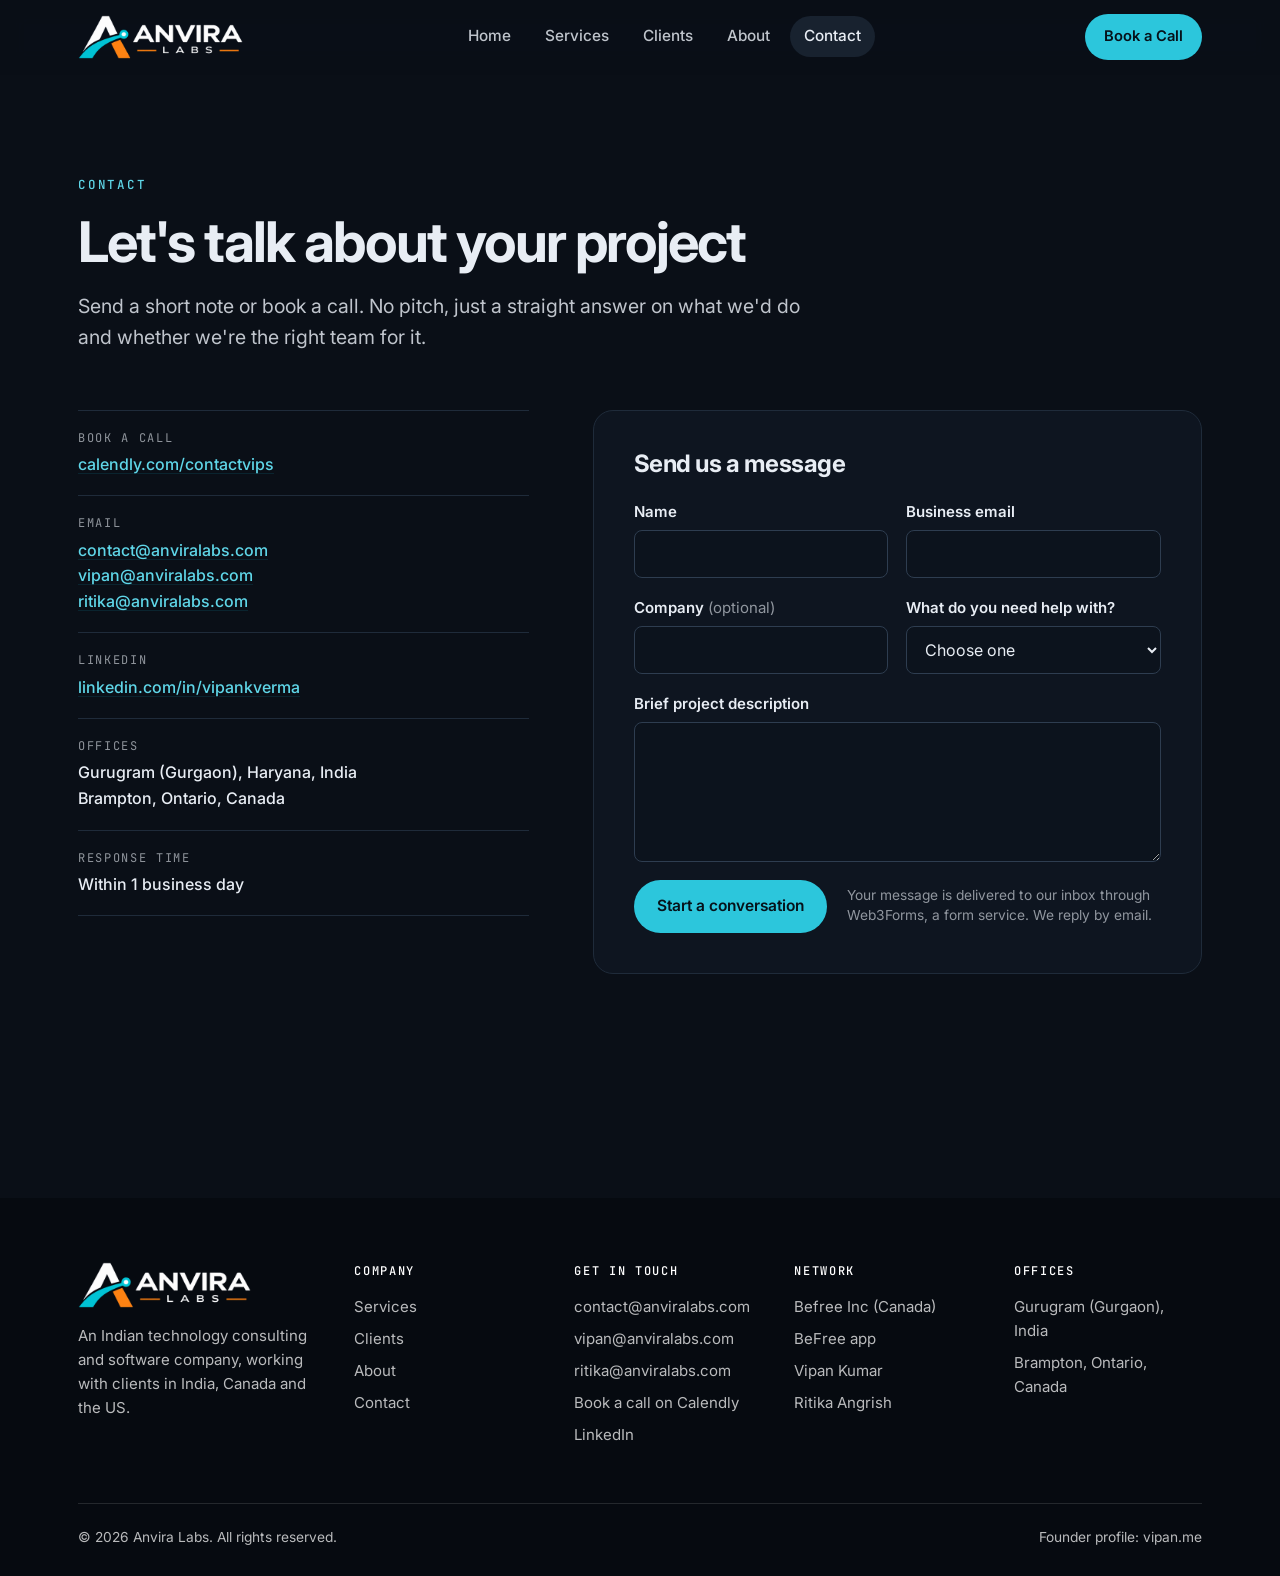
<file: contact.html>
<!DOCTYPE html>
<html lang="en" data-theme="midnight">
<head>
    <meta charset="UTF-8">
    <meta name="viewport" content="width=device-width, initial-scale=1.0">
    <meta name="theme-color" content="#0a0f17">
    <meta name="color-scheme" content="dark">
    <title>Contact Anvira Labs | Get a Software Project Quote</title>
    <meta name="description" content="Tell us about your website, app, AI or cloud project. Book a call or email contact@anviralabs.com. We reply within one business day.">
    <meta name="keywords" content="contact software development company, get software project quote, hire developers India, book a call fractional CTO, Anvira Labs contact, Gurugram software company contact">
    <meta name="robots" content="index, follow, max-image-preview:large, max-snippet:-1">
    <meta name="author" content="Anvira Labs">
    <meta name="geo.region" content="IN-HR">
    <meta name="geo.placename" content="Gurugram">
    <meta property="og:title" content="Contact Anvira Labs | Get a Software Project Quote">
    <meta property="og:description" content="Tell us about your website, app, AI or cloud project. Book a call or email contact@anviralabs.com. We reply within one business day.">
    <meta property="og:type" content="website">
    <meta property="og:site_name" content="Anvira Labs">
    <meta property="og:url" content="https://www.anviralabs.com/contact.html">
    <meta property="og:locale" content="en_IN">
    <meta property="og:locale:alternate" content="en_CA">
    <meta property="og:image:width" content="1200">
    <meta property="og:image:height" content="630">
    <meta property="og:image:alt" content="Anvira Labs logo">
    <link rel="canonical" href="https://www.anviralabs.com/contact.html">
    <link rel="icon" type="image/png" sizes="32x32" href="assets/logo/favicon-32.png">
    <link rel="icon" type="image/png" sizes="192x192" href="assets/logo/icon-192.png">
    <link rel="apple-touch-icon" href="assets/logo/apple-touch-icon.png">
    <meta property="og:image" content="https://www.anviralabs.com/assets/logo/og-image.png">
    <meta name="twitter:card" content="summary_large_image">
    <link rel="preconnect" href="https://fonts.googleapis.com">
    <link rel="preconnect" href="https://fonts.gstatic.com" crossorigin>
    <link href="https://fonts.googleapis.com/css2?family=Inter:wght@400;500;600;700&family=JetBrains+Mono:wght@400;500&display=swap" rel="stylesheet">
    <link rel="stylesheet" href="styles.css?v=20261124a">
    <script type="application/ld+json">{"@context": "https://schema.org", "@type": ["Organization", "ProfessionalService"], "@id": "https://www.anviralabs.com/#org", "name": "Anvira Labs", "url": "https://www.anviralabs.com/", "logo": "https://www.anviralabs.com/assets/logo/icon-512.png", "image": "https://www.anviralabs.com/assets/logo/og-image.png", "description": "Software development company in Gurugram, India, also in Brampton, Canada. Websites, apps, SaaS, AI and AWS cloud for startups and SMBs.", "email": "contact@anviralabs.com", "slogan": "We build and fix the technology growing companies run on.", "founder": [{"@type": "Person", "@id": "https://www.anviralabs.com/about.html#vipan", "name": "Vipan Kumar", "jobTitle": "Founder & Technology Lead", "url": "https://vipan.me/", "sameAs": ["https://vipan.me/", "https://www.linkedin.com/in/vipankverma/"], "alumniOf": "Thapar Institute of Engineering and Technology"}, {"@type": "Person", "@id": "https://www.anviralabs.com/about.html#ritika", "name": "Ritika Angrish", "jobTitle": "Co-founder, Engineering", "email": "ritika@anviralabs.com", "url": "https://ritikaangrish.com/", "sameAs": ["https://ritikaangrish.com/", "https://www.linkedin.com/in/ritika-angrish/"], "alumniOf": "Thapar Institute of Engineering and Technology"}], "address": {"@type": "PostalAddress", "addressLocality": "Gurugram", "addressRegion": "Haryana", "addressCountry": "IN"}, "location": [{"@type": "Place", "name": "Anvira Labs, Gurugram", "address": {"@type": "PostalAddress", "addressLocality": "Gurugram", "addressRegion": "Haryana", "addressCountry": "IN"}}, {"@type": "Place", "name": "Anvira Labs, Brampton", "address": {"@type": "PostalAddress", "addressLocality": "Brampton", "addressRegion": "ON", "addressCountry": "CA"}}], "areaServed": [{"@type": "City", "name": "Gurugram"}, {"@type": "AdministrativeArea", "name": "Delhi NCR"}, {"@type": "Country", "name": "India"}, {"@type": "City", "name": "Brampton"}, {"@type": "City", "name": "Toronto"}, {"@type": "AdministrativeArea", "name": "Ontario"}, {"@type": "Country", "name": "Canada"}, {"@type": "Country", "name": "United States"}], "knowsAbout": ["Custom software development", "Web application development", "Mobile app development", "SaaS platforms", "Generative AI", "LLM integration", "Retrieval-augmented generation", "AWS", "Kubernetes", "Terraform", "DevOps", "CI/CD", "FinOps", "Cloud cost optimization", "Software architecture", "Fractional CTO", "Technical due diligence", "Java", "Spring Boot", "Node.js", "Python", "Kafka"], "contactPoint": [{"@type": "ContactPoint", "contactType": "sales", "email": "contact@anviralabs.com", "url": "https://www.anviralabs.com/contact.html", "availableLanguage": ["English", "Hindi"], "areaServed": ["IN", "CA", "US"]}], "hasOfferCatalog": {"@type": "OfferCatalog", "name": "Anvira Labs services", "itemListElement": [{"@type": "Offer", "itemOffered": {"@type": "Service", "name": "Custom Software & Product Engineering", "description": "Websites, web apps, mobile apps, SaaS platforms, APIs and integrations.", "url": "https://www.anviralabs.com/services.html#custom-software", "provider": {"@id": "https://www.anviralabs.com/#org"}, "areaServed": [{"@type": "City", "name": "Gurugram"}, {"@type": "AdministrativeArea", "name": "Delhi NCR"}, {"@type": "Country", "name": "India"}, {"@type": "City", "name": "Brampton"}, {"@type": "City", "name": "Toronto"}, {"@type": "AdministrativeArea", "name": "Ontario"}, {"@type": "Country", "name": "Canada"}, {"@type": "Country", "name": "United States"}]}}, {"@type": "Offer", "itemOffered": {"@type": "Service", "name": "AI Enablement", "description": "LLM and RAG features, AI chat assistants, content pipelines and automation.", "url": "https://www.anviralabs.com/services.html#ai", "provider": {"@id": "https://www.anviralabs.com/#org"}, "areaServed": [{"@type": "City", "name": "Gurugram"}, {"@type": "AdministrativeArea", "name": "Delhi NCR"}, {"@type": "Country", "name": "India"}, {"@type": "City", "name": "Brampton"}, {"@type": "City", "name": "Toronto"}, {"@type": "AdministrativeArea", "name": "Ontario"}, {"@type": "Country", "name": "Canada"}, {"@type": "Country", "name": "United States"}]}}, {"@type": "Offer", "itemOffered": {"@type": "Service", "name": "Cloud, DevOps & Cost Optimization", "description": "AWS infrastructure, Terraform, CI/CD, monitoring and cloud-cost audits.", "url": "https://www.anviralabs.com/services.html#cloud", "provider": {"@id": "https://www.anviralabs.com/#org"}, "areaServed": [{"@type": "City", "name": "Gurugram"}, {"@type": "AdministrativeArea", "name": "Delhi NCR"}, {"@type": "Country", "name": "India"}, {"@type": "City", "name": "Brampton"}, {"@type": "City", "name": "Toronto"}, {"@type": "AdministrativeArea", "name": "Ontario"}, {"@type": "Country", "name": "Canada"}, {"@type": "Country", "name": "United States"}]}}, {"@type": "Offer", "itemOffered": {"@type": "Service", "name": "Fractional CTO & Technology Advisory", "description": "Architecture, hiring, delivery oversight and technical due diligence.", "url": "https://www.anviralabs.com/services.html#cto", "provider": {"@id": "https://www.anviralabs.com/#org"}, "areaServed": [{"@type": "City", "name": "Gurugram"}, {"@type": "AdministrativeArea", "name": "Delhi NCR"}, {"@type": "Country", "name": "India"}, {"@type": "City", "name": "Brampton"}, {"@type": "City", "name": "Toronto"}, {"@type": "AdministrativeArea", "name": "Ontario"}, {"@type": "Country", "name": "Canada"}, {"@type": "Country", "name": "United States"}]}}]}}</script>
    <script type="application/ld+json">{"@context": "https://schema.org", "@type": "BreadcrumbList", "itemListElement": [{"@type": "ListItem", "position": 1, "name": "Home", "item": "https://www.anviralabs.com/"}, {"@type": "ListItem", "position": 2, "name": "Contact", "item": "https://www.anviralabs.com/contact.html"}]}</script>
    <script>
        // Site theme. DEFAULT is what visitors see; ?theme=name previews another one.
        (function () {
            var DEFAULT = 'midnight', themes = ['clarity', 'midnight', 'ember', 'aurora'], t = DEFAULT;
            try {
                var q = new URLSearchParams(location.search).get('theme');
                if (q && themes.indexOf(q) > -1) { t = q; sessionStorage.setItem('al-theme', q); }
                else if (themes.indexOf(sessionStorage.getItem('al-theme')) > -1) t = sessionStorage.getItem('al-theme');
            } catch (e) {}
            document.documentElement.setAttribute('data-theme', t);
        })();
    </script>
    <script type="text/javascript">
        (function(c,l,a,r,i,t,y){
            c[a]=c[a]||function(){(c[a].q=c[a].q||[]).push(arguments)};
            t=l.createElement(r);t.async=1;t.src="https://www.clarity.ms/tag/"+i;
            y=l.getElementsByTagName(r)[0];y.parentNode.insertBefore(t,y);
        })(window, document, "clarity", "script", "z94h2r2iiu");
    </script>
<meta name="twitter:title" content="Contact Anvira Labs | Get a Software Project Quote">
<meta name="twitter:description" content="Tell us about your website, app, AI or cloud project. Book a call or email contact@anviralabs.com. We reply within one business day.">
<meta name="twitter:image" content="https://www.anviralabs.com/assets/logo/og-image.png">
<meta name="twitter:image:alt" content="Anvira Labs logo">
</head>
<body>
    <a class="skip" href="#main">Skip to content</a>
    <nav class="navbar" aria-label="Main">
        <div class="nav-container">
            <a href="index.html" class="logo" aria-label="Anvira Labs home"><img src="assets/logo/anvira-logo-light.png" alt="Anvira Labs" class="logo-img logo-on-dark" width="900" height="240"><img src="assets/logo/anvira-logo-dark.png" alt="" aria-hidden="true" class="logo-img logo-on-light" width="900" height="249"></a>
            <ul class="nav-menu" id="nav-menu">
                <li><a href="index.html">Home</a></li>
                <li><a href="services.html">Services</a></li>
                <li><a href="work.html">Clients</a></li>
                <li><a href="about.html">About</a></li>
                <li><a href="contact.html">Contact</a></li>
            </ul>
            <div class="nav-right">
                <a href="contact.html" class="btn btn-primary">Book a Call</a>
                <button class="hamburger" type="button" aria-label="Menu" aria-controls="nav-menu" aria-expanded="false"><span></span><span></span><span></span></button>
            </div>
        </div>
    </nav>

    <main id="main">
        <section class="page-hero">
            <div class="container">
                <div class="eyebrow">Contact</div>
                <h1>Let's talk about your project</h1>
                <p class="lede">Send a short note or book a call. No pitch, just a straight answer on what we'd do and whether we're the right team for it.</p>
            </div>
        </section>

        <section class="section tight">
            <div class="container contact-grid">
                <div class="contact-info">
                    <dl>
                        <div><dt>Book a call</dt><dd><a href="https://calendly.com/contactvips/" target="_blank" rel="noopener">calendly.com/contactvips</a></dd></div>
                        <div><dt>Email</dt><dd><a href="mailto:contact@anviralabs.com?subject=Project%20enquiry">contact@anviralabs.com</a><br><a href="mailto:vipan@anviralabs.com?subject=Project%20enquiry">vipan@anviralabs.com</a><br><a href="mailto:ritika@anviralabs.com?subject=Project%20enquiry">ritika@anviralabs.com</a></dd></div>
                        <div><dt>LinkedIn</dt><dd><a href="https://www.linkedin.com/in/vipankverma/" target="_blank" rel="noopener">linkedin.com/in/vipankverma</a></dd></div>
                        <div><dt>Offices</dt><dd>Gurugram (Gurgaon), Haryana, India<br>Brampton, Ontario, Canada</dd></div>
                        <div><dt>Response time</dt><dd>Within 1 business day</dd></div>
                    </dl>
                </div>

                <div class="form-card">
                    <h2>Send us a message</h2>
                    <form class="contact-form" id="contact-form" action="https://api.web3forms.com/submit" method="POST" data-fallback="contact@anviralabs.com, vipan@anviralabs.com or ritika@anviralabs.com">
                        <input type="hidden" name="access_key" value="2db52a5c-e76e-46fc-81e2-e4c88a7192e3">
                        <input type="hidden" name="subject" value="Enquiry from anviralabs.com">
                        <input type="hidden" name="from_name" value="anviralabs.com contact form">
                        <input type="checkbox" name="botcheck" tabindex="-1" autocomplete="off" aria-hidden="true" style="display:none">
                        <div class="field"><label for="cf-name">Name</label><input id="cf-name" name="name" type="text" autocomplete="name" required></div>
                        <div class="field"><label for="cf-email">Business email</label><input id="cf-email" name="email" type="email" autocomplete="email" required></div>
                        <div class="field"><label for="cf-company">Company <span>(optional)</span></label><input id="cf-company" name="company" type="text" autocomplete="organization"></div>
                        <div class="field"><label for="cf-topic">What do you need help with?</label>
                            <select id="cf-topic" name="topic" required>
                                <option value="">Choose one</option>
                                <option value="custom-software">Custom software, website or app</option>
                                <option value="ai">AI enablement</option>
                                <option value="cloud">Cloud, DevOps or cost reduction</option>
                                <option value="cto">Fractional CTO or advisory</option>
                                <option value="other">Something else</option>
                            </select>
                        </div>
                        <div class="field wide"><label for="cf-desc">Brief project description</label><textarea id="cf-desc" name="message" rows="5" maxlength="1500" required></textarea></div>
                        <div class="field wide form-foot">
                            <button class="btn btn-primary" type="submit">Start a conversation</button>
                            <p class="form-note">Your message is delivered to our inbox through Web3Forms, a form service. We reply by email.</p>
                        </div>
                        <div class="form-status wide" role="status" aria-live="polite" hidden></div>
                    </form>
                </div>
            </div>
        </section>
    </main>

    <footer class="footer">
        <div class="container">
            <div class="footer-top">
                <div class="footer-brand">
                    <img src="assets/logo/anvira-logo-light.png" alt="Anvira Labs" class="logo-img" width="900" height="240" loading="lazy">
                    <p>An Indian technology consulting and software company, working with clients in India, Canada and the US.</p>
                </div>
                <div class="footer-col">
                    <h5>Company</h5>
                    <a href="services.html">Services</a>
                    <a href="work.html">Clients</a>
                    <a href="about.html">About</a>
                    <a href="contact.html">Contact</a>
                </div>
                <div class="footer-col">
                    <h5>Get in touch</h5>
                    <a href="mailto:contact@anviralabs.com">contact@anviralabs.com</a>
                    <a href="mailto:vipan@anviralabs.com">vipan@anviralabs.com</a>
                    <a href="mailto:ritika@anviralabs.com">ritika@anviralabs.com</a>
                    <a href="https://calendly.com/contactvips/" target="_blank" rel="noopener">Book a call on Calendly</a>
                    <a href="https://www.linkedin.com/in/vipankverma/" target="_blank" rel="noopener">LinkedIn</a>
                </div>
                <div class="footer-col">
                    <h5>Network</h5>
                    <a href="https://befreefit.ca/" target="_blank" rel="noopener">Befree Inc (Canada)</a>
                    <a href="https://www.befree.fit/" target="_blank" rel="noopener">BeFree app</a>
                    <a href="https://vipan.me/" target="_blank" rel="noopener">Vipan Kumar</a>
                    <a href="https://ritikaangrish.com/" target="_blank" rel="noopener">Ritika Angrish</a>
                </div>
                <div class="footer-col">
                    <h5>Offices</h5>
                    <p>Gurugram (Gurgaon), India</p>
                    <p>Brampton, Ontario, Canada</p>
                </div>
            </div>
            <div class="footer-bottom">
                <p>&copy; 2026 Anvira Labs. All rights reserved.</p>
                <p>Founder profile: <a href="https://vipan.me" target="_blank" rel="noopener">vipan.me</a></p>
            </div>
        </div>
    </footer>
    <script src="script.js?v=20261105j"></script>
</body>
</html>
</file>
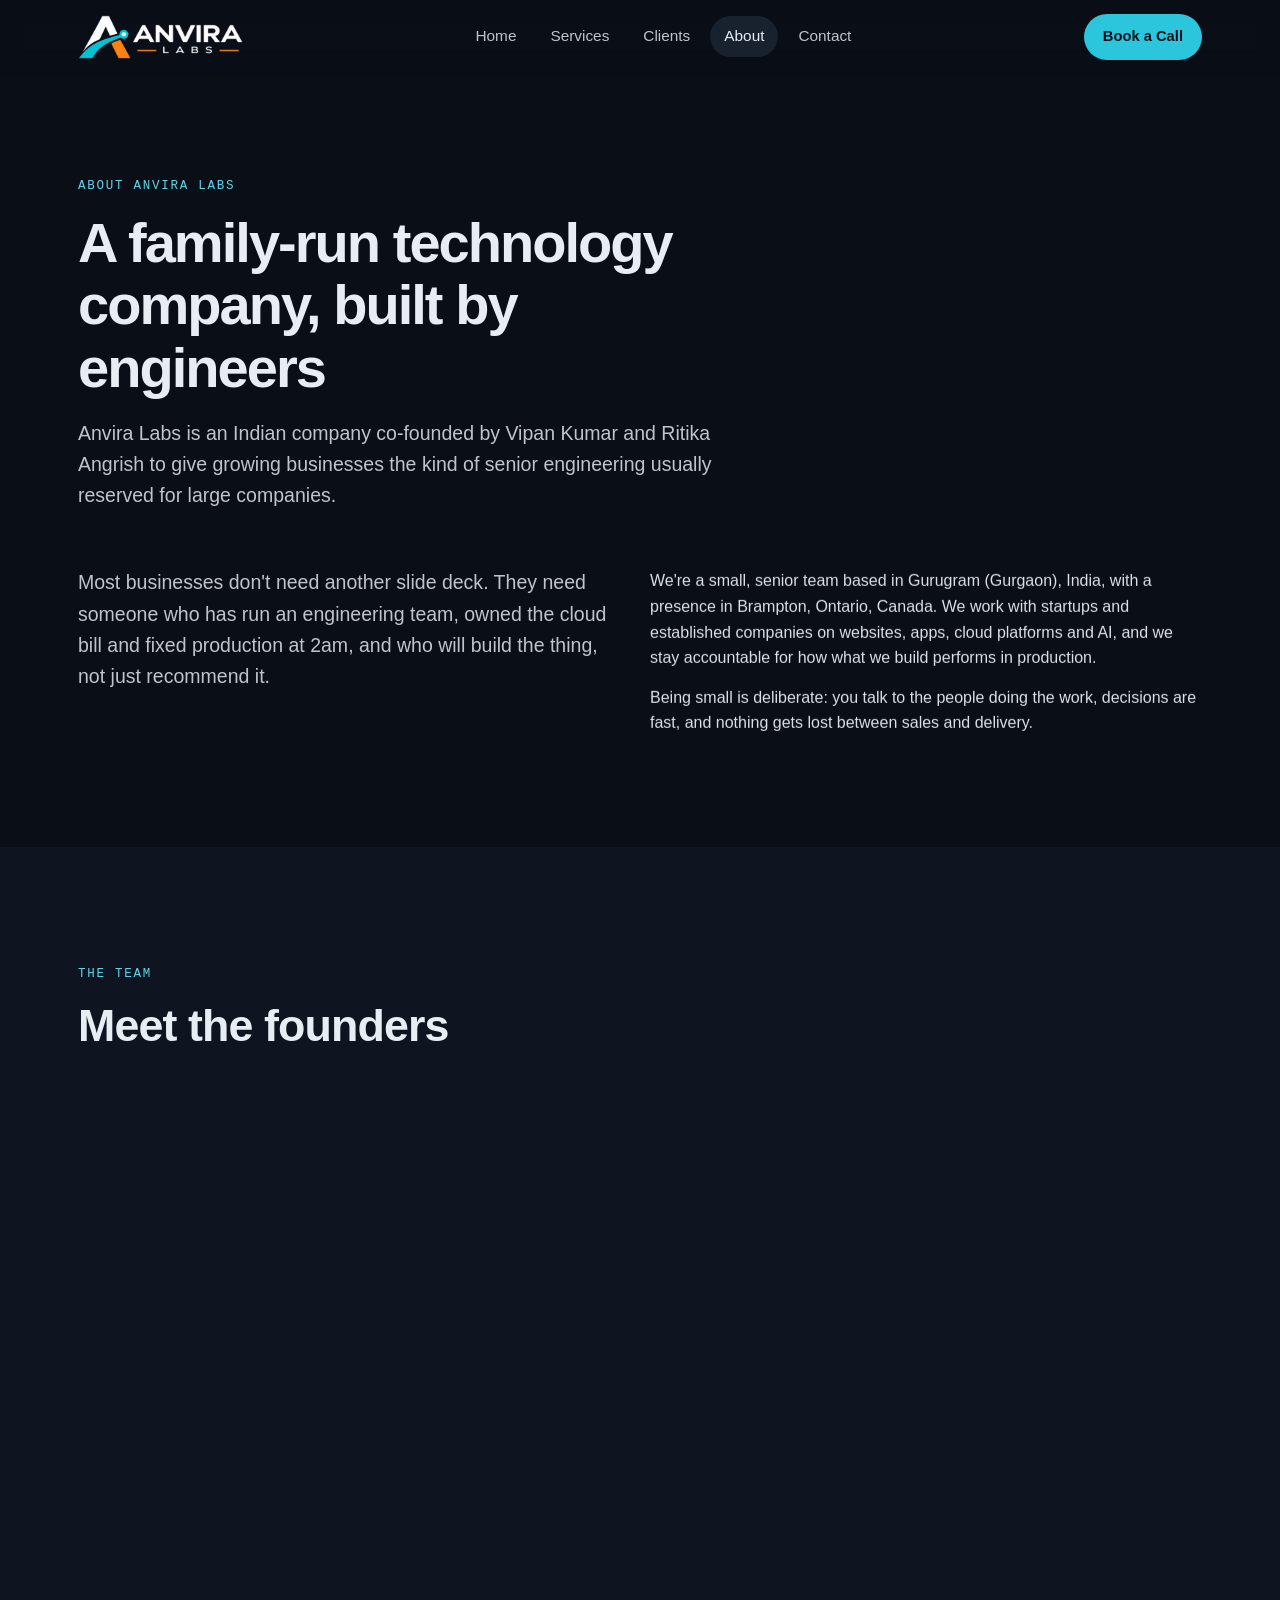
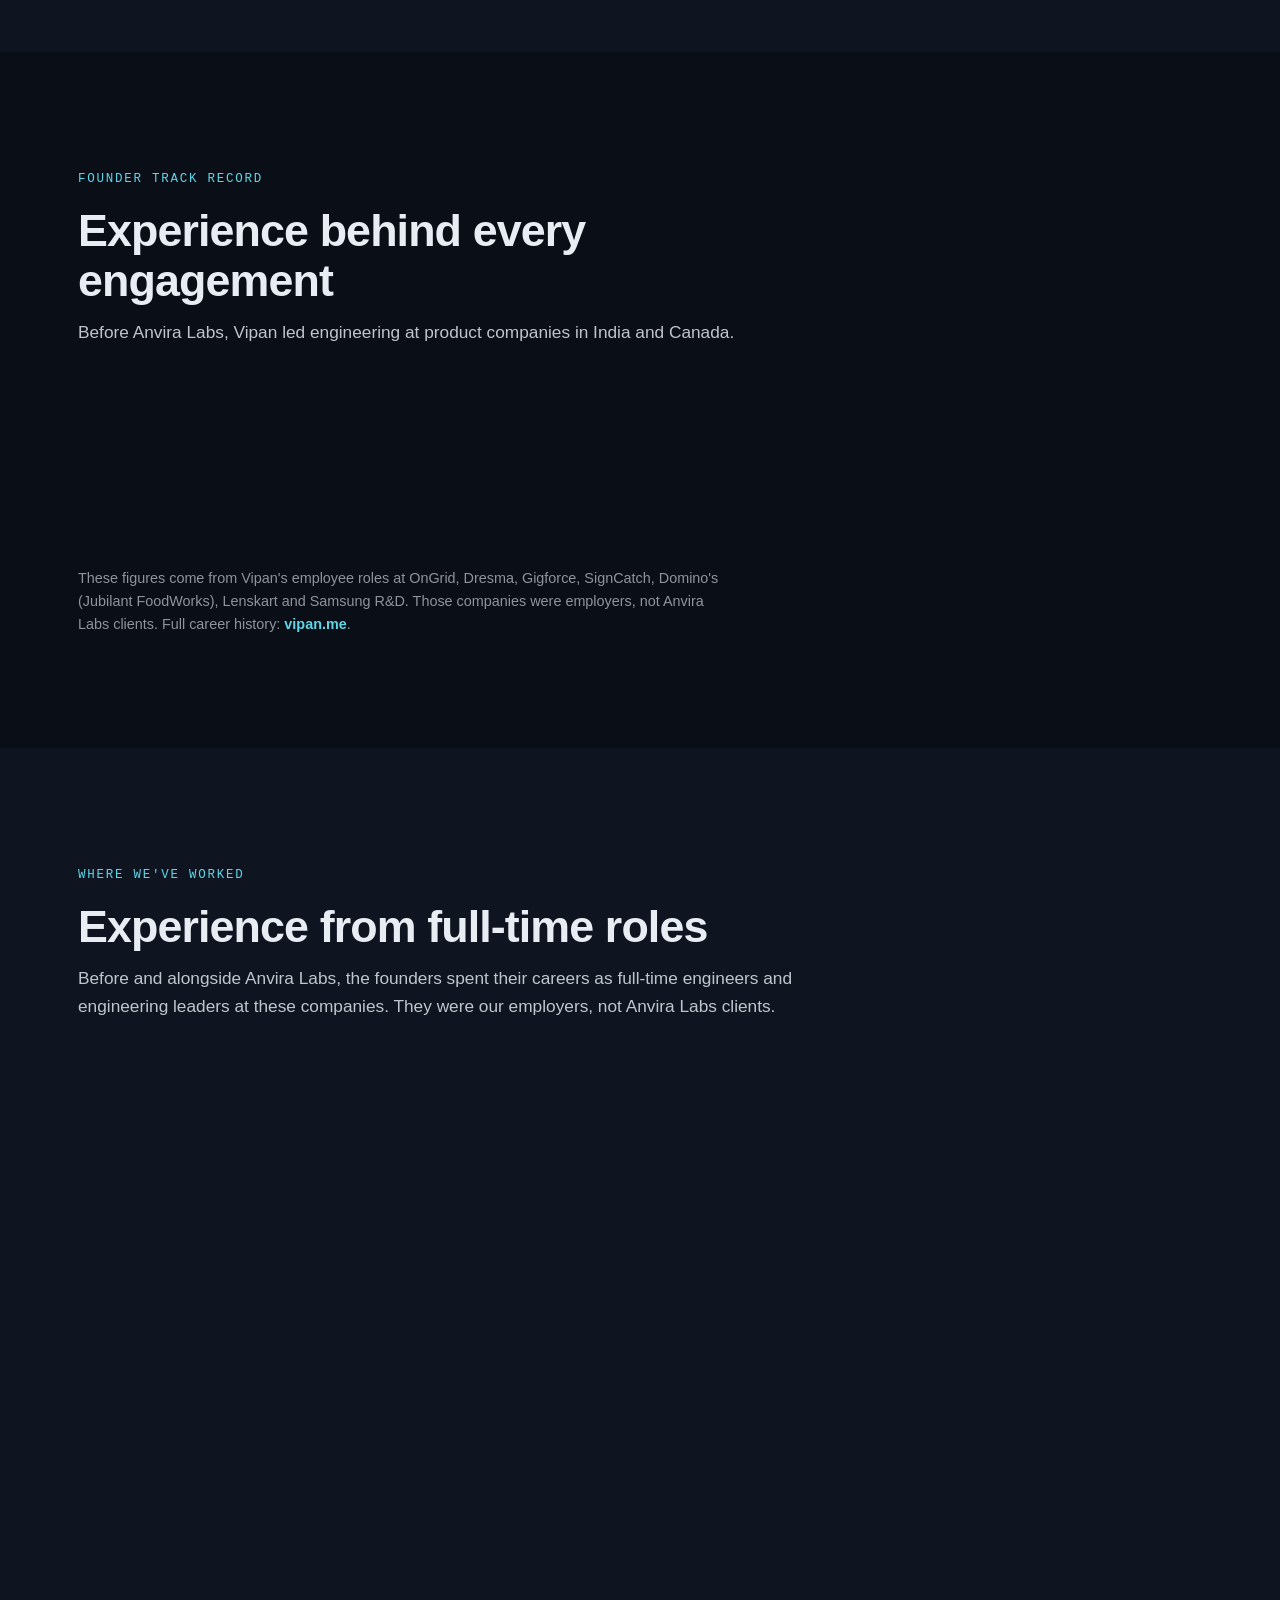
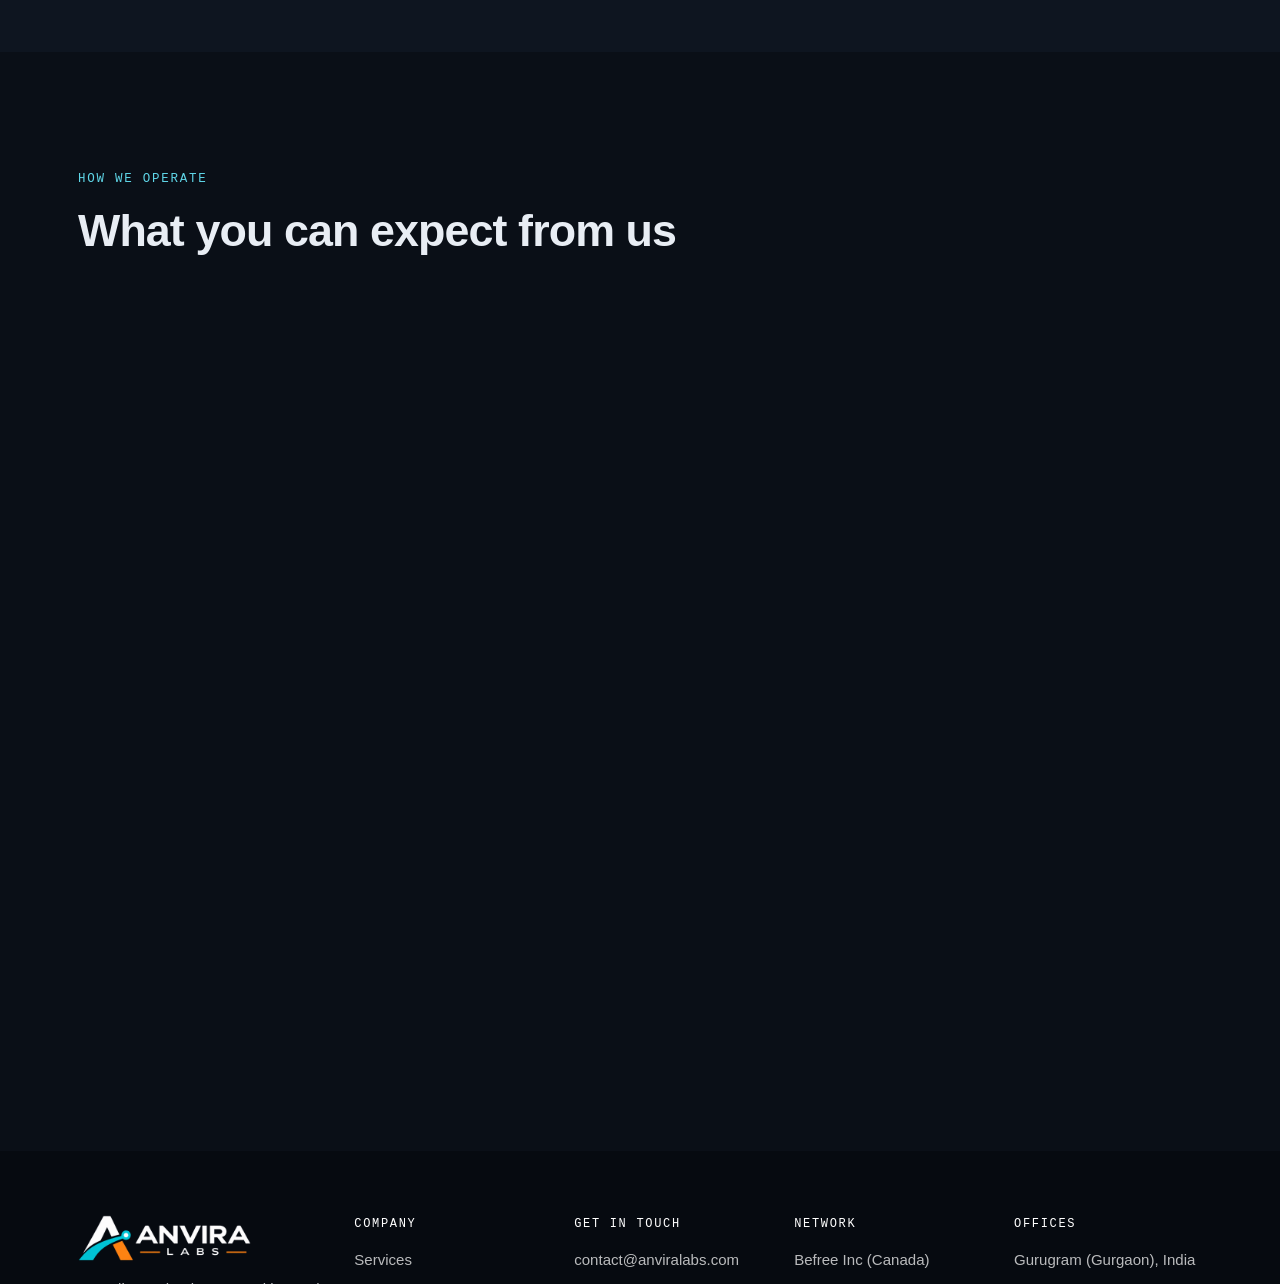
<file: founder.html>
<!DOCTYPE html>
<html lang="en">
<head>
    <meta charset="UTF-8">
    <title>Founder | Anvira Labs</title>
    <meta name="robots" content="noindex">
    <link rel="canonical" href="https://www.anviralabs.com/about.html#team">
    <meta http-equiv="refresh" content="0; url=about.html#team">
    <script type="text/javascript">
        (function(c,l,a,r,i,t,y){
            c[a]=c[a]||function(){(c[a].q=c[a].q||[]).push(arguments)};
            t=l.createElement(r);t.async=1;t.src="https://www.clarity.ms/tag/"+i;
            y=l.getElementsByTagName(r)[0];y.parentNode.insertBefore(t,y);
        })(window, document, "clarity", "script", "z94h2r2iiu");
    </script>
</head>
<body>
    <p>The founder profile has moved to <a href="about.html#team">About Anvira Labs</a>.</p>
</body>
</html>
</file>
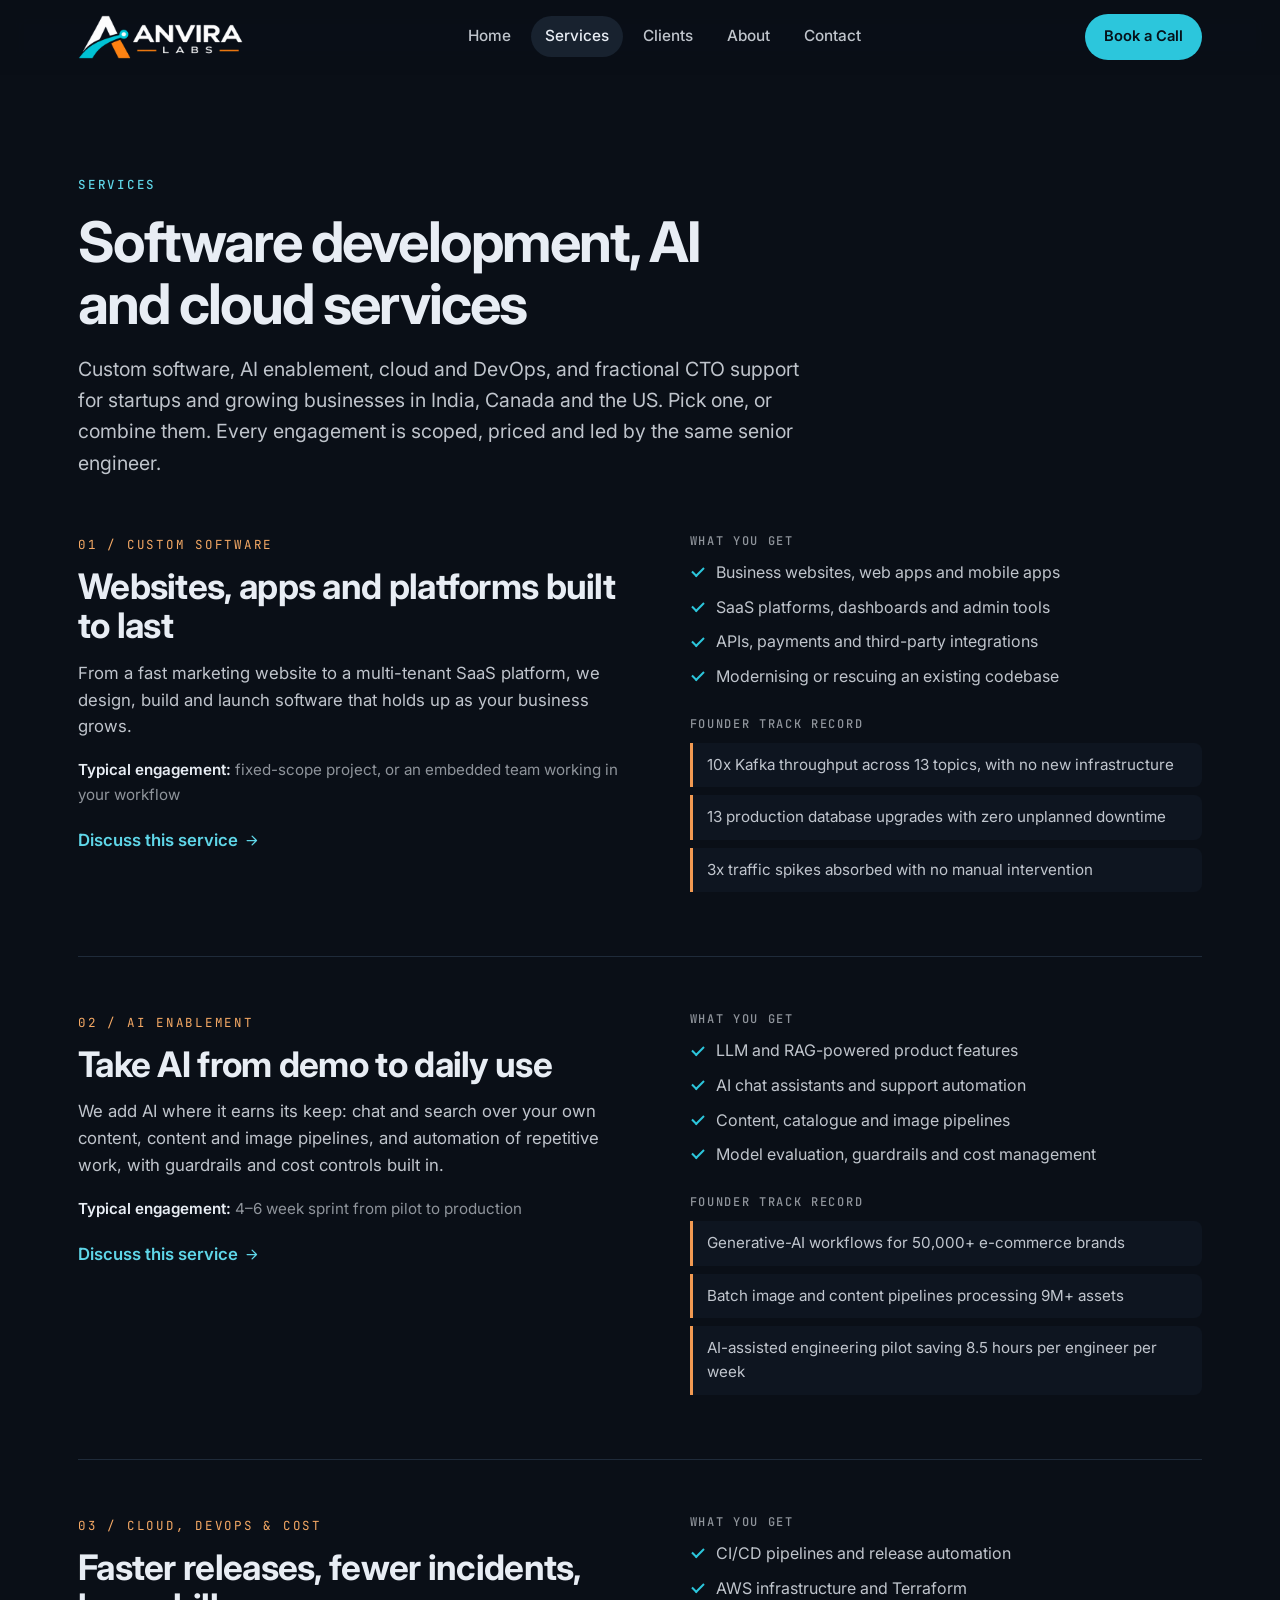
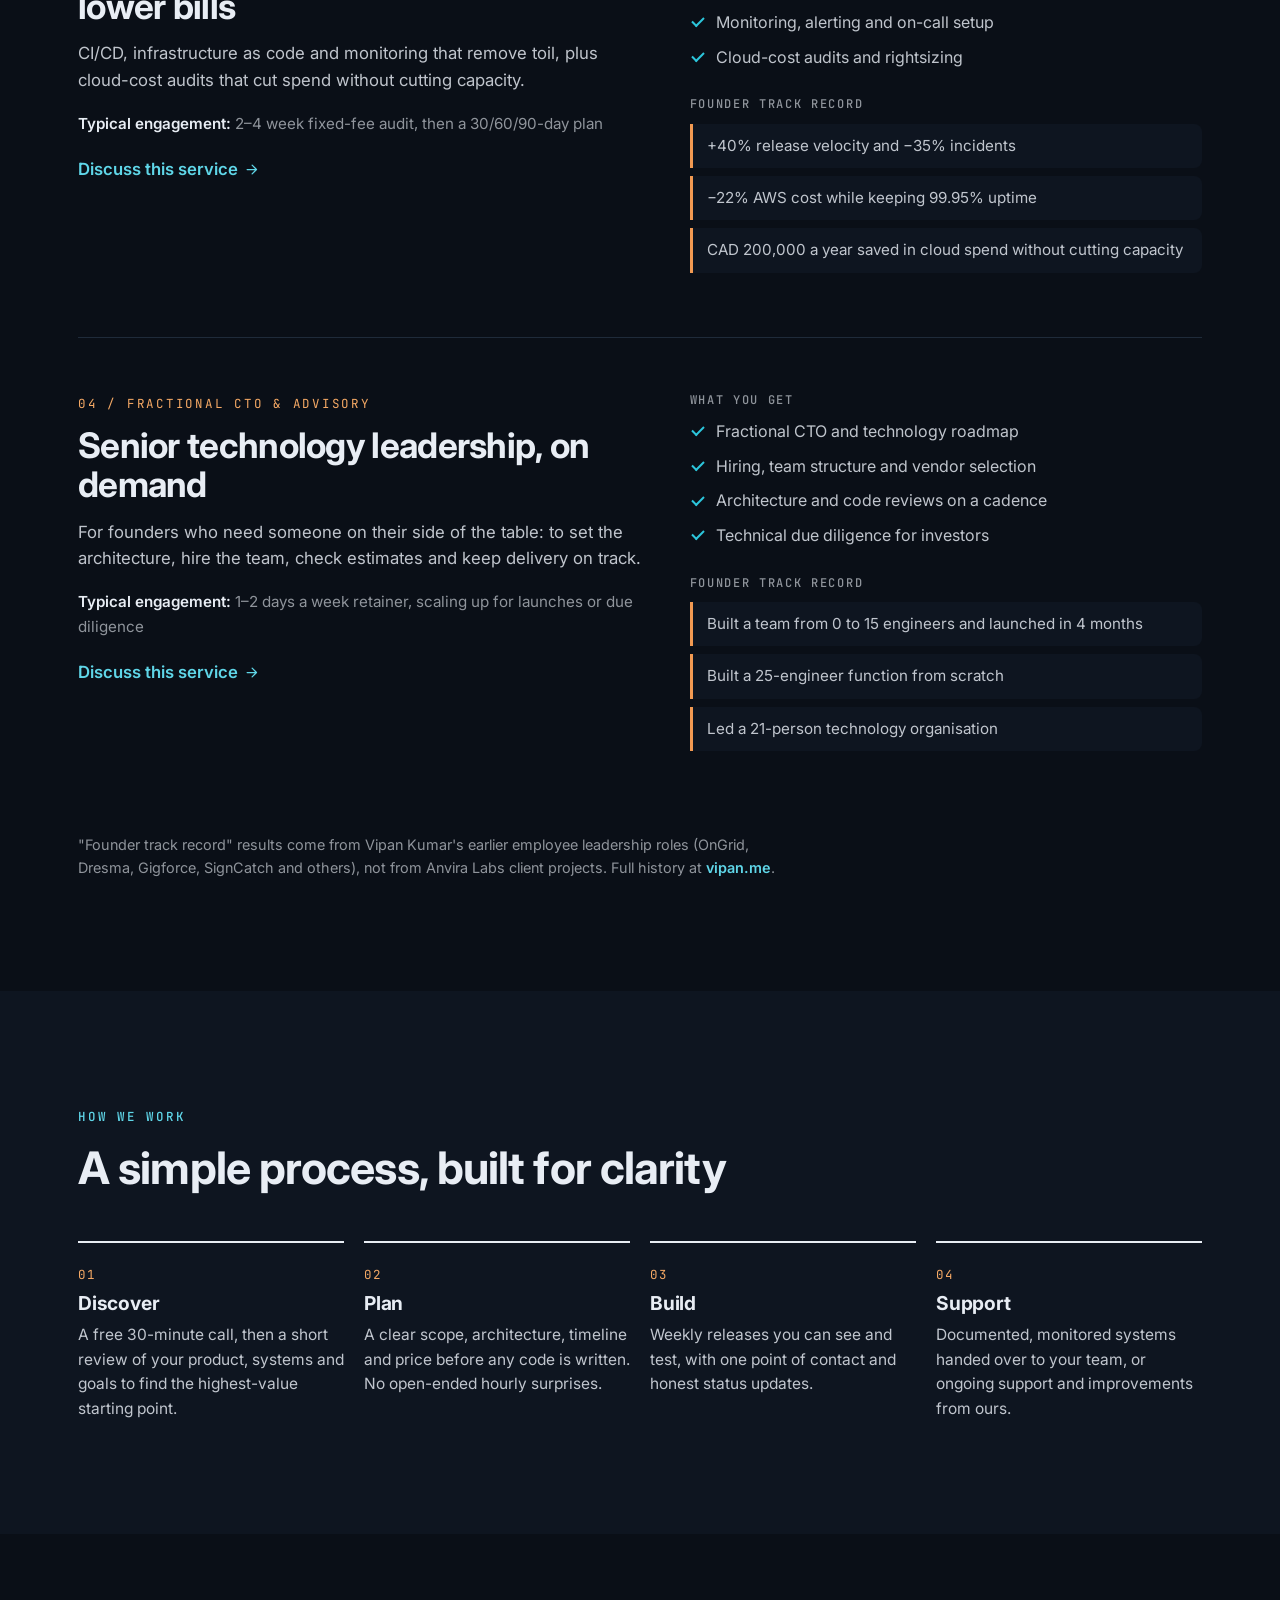
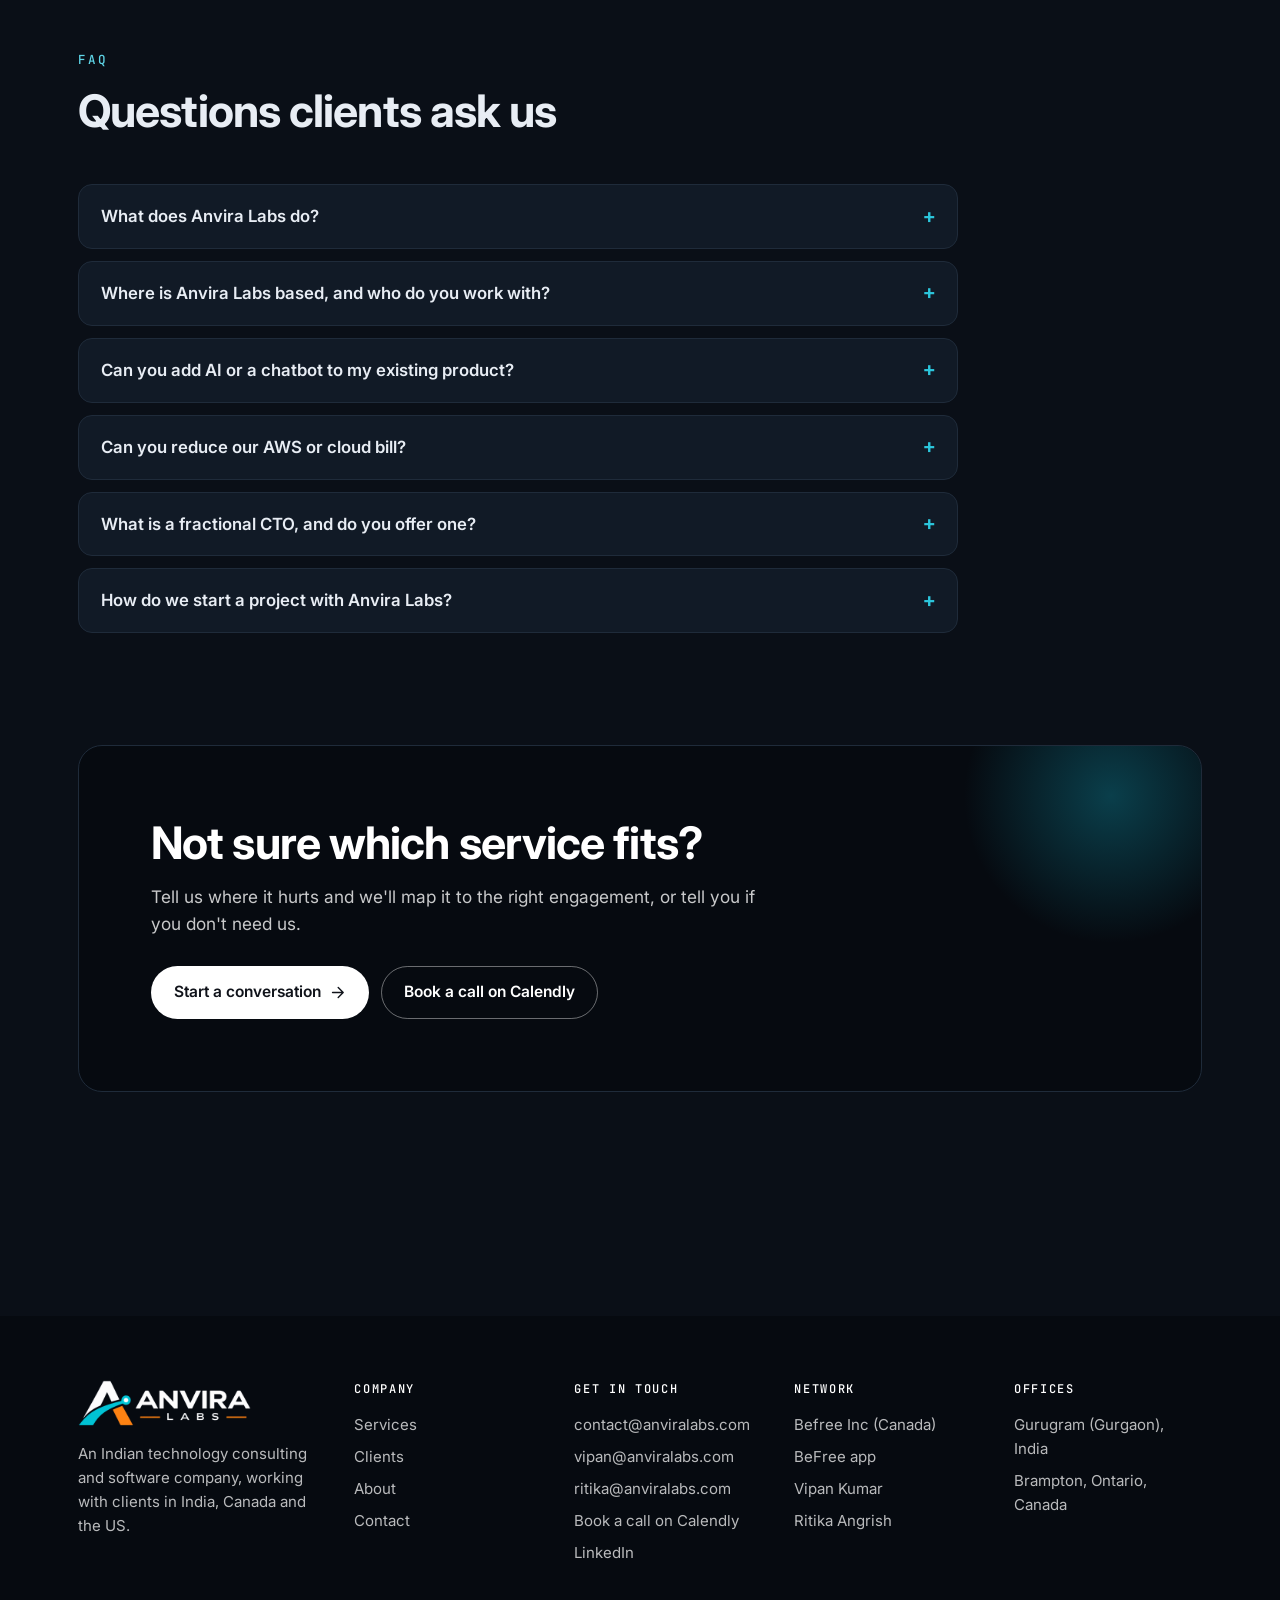
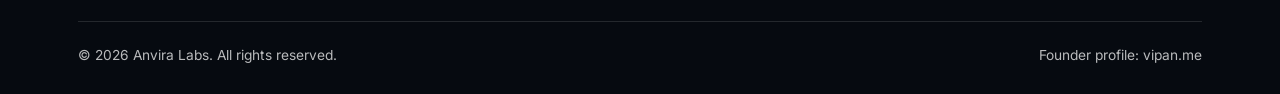
<file: services.html>
<!DOCTYPE html>
<html lang="en" data-theme="midnight">
<head>
    <meta charset="UTF-8">
    <meta name="viewport" content="width=device-width, initial-scale=1.0">
    <meta name="theme-color" content="#0a0f17">
    <meta name="color-scheme" content="dark">
    <title>Software, AI, Cloud & Fractional CTO Services | Anvira Labs</title>
    <meta name="description" content="Custom software, web and mobile apps, AI and LLM integration, AWS cloud, DevOps and fractional CTO services for India, Canada and the US.">
    <meta name="keywords" content="custom software development services, website development Gurugram, mobile app development India, SaaS development company, AI chatbot development, RAG and LLM integration, AI automation services, AWS consulting, DevOps and CI/CD services, cloud cost audit, FinOps consulting, fractional CTO services, technical due diligence, software architecture consulting">
    <meta name="robots" content="index, follow, max-image-preview:large, max-snippet:-1">
    <meta name="author" content="Anvira Labs">
    <meta name="geo.region" content="IN-HR">
    <meta name="geo.placename" content="Gurugram">
    <meta property="og:title" content="Software, AI, Cloud & Fractional CTO Services | Anvira Labs">
    <meta property="og:description" content="Custom software, web and mobile apps, AI and LLM integration, AWS cloud, DevOps and fractional CTO services for India, Canada and the US.">
    <meta property="og:type" content="website">
    <meta property="og:site_name" content="Anvira Labs">
    <meta property="og:url" content="https://www.anviralabs.com/services.html">
    <meta property="og:locale" content="en_IN">
    <meta property="og:locale:alternate" content="en_CA">
    <meta property="og:image:width" content="1200">
    <meta property="og:image:height" content="630">
    <meta property="og:image:alt" content="Anvira Labs logo">
    <link rel="canonical" href="https://www.anviralabs.com/services.html">
    <link rel="icon" type="image/png" sizes="32x32" href="assets/logo/favicon-32.png">
    <link rel="icon" type="image/png" sizes="192x192" href="assets/logo/icon-192.png">
    <link rel="apple-touch-icon" href="assets/logo/apple-touch-icon.png">
    <meta property="og:image" content="https://www.anviralabs.com/assets/logo/og-image.png">
    <meta name="twitter:card" content="summary_large_image">
    <link rel="preconnect" href="https://fonts.googleapis.com">
    <link rel="preconnect" href="https://fonts.gstatic.com" crossorigin>
    <link href="https://fonts.googleapis.com/css2?family=Inter:wght@400;500;600;700&family=JetBrains+Mono:wght@400;500&display=swap" rel="stylesheet">
    <link rel="stylesheet" href="styles.css?v=20261124a">
    <script type="application/ld+json">{"@context": "https://schema.org", "@type": ["Organization", "ProfessionalService"], "@id": "https://www.anviralabs.com/#org", "name": "Anvira Labs", "url": "https://www.anviralabs.com/", "logo": "https://www.anviralabs.com/assets/logo/icon-512.png", "image": "https://www.anviralabs.com/assets/logo/og-image.png", "description": "Software development company in Gurugram, India, also in Brampton, Canada. Websites, apps, SaaS, AI and AWS cloud for startups and SMBs.", "email": "contact@anviralabs.com", "slogan": "We build and fix the technology growing companies run on.", "founder": [{"@type": "Person", "@id": "https://www.anviralabs.com/about.html#vipan", "name": "Vipan Kumar", "jobTitle": "Founder & Technology Lead", "url": "https://vipan.me/", "sameAs": ["https://vipan.me/", "https://www.linkedin.com/in/vipankverma/"], "alumniOf": "Thapar Institute of Engineering and Technology"}, {"@type": "Person", "@id": "https://www.anviralabs.com/about.html#ritika", "name": "Ritika Angrish", "jobTitle": "Co-founder, Engineering", "email": "ritika@anviralabs.com", "url": "https://ritikaangrish.com/", "sameAs": ["https://ritikaangrish.com/", "https://www.linkedin.com/in/ritika-angrish/"], "alumniOf": "Thapar Institute of Engineering and Technology"}], "address": {"@type": "PostalAddress", "addressLocality": "Gurugram", "addressRegion": "Haryana", "addressCountry": "IN"}, "location": [{"@type": "Place", "name": "Anvira Labs, Gurugram", "address": {"@type": "PostalAddress", "addressLocality": "Gurugram", "addressRegion": "Haryana", "addressCountry": "IN"}}, {"@type": "Place", "name": "Anvira Labs, Brampton", "address": {"@type": "PostalAddress", "addressLocality": "Brampton", "addressRegion": "ON", "addressCountry": "CA"}}], "areaServed": [{"@type": "City", "name": "Gurugram"}, {"@type": "AdministrativeArea", "name": "Delhi NCR"}, {"@type": "Country", "name": "India"}, {"@type": "City", "name": "Brampton"}, {"@type": "City", "name": "Toronto"}, {"@type": "AdministrativeArea", "name": "Ontario"}, {"@type": "Country", "name": "Canada"}, {"@type": "Country", "name": "United States"}], "knowsAbout": ["Custom software development", "Web application development", "Mobile app development", "SaaS platforms", "Generative AI", "LLM integration", "Retrieval-augmented generation", "AWS", "Kubernetes", "Terraform", "DevOps", "CI/CD", "FinOps", "Cloud cost optimization", "Software architecture", "Fractional CTO", "Technical due diligence", "Java", "Spring Boot", "Node.js", "Python", "Kafka"], "contactPoint": [{"@type": "ContactPoint", "contactType": "sales", "email": "contact@anviralabs.com", "url": "https://www.anviralabs.com/contact.html", "availableLanguage": ["English", "Hindi"], "areaServed": ["IN", "CA", "US"]}], "hasOfferCatalog": {"@type": "OfferCatalog", "name": "Anvira Labs services", "itemListElement": [{"@type": "Offer", "itemOffered": {"@type": "Service", "name": "Custom Software & Product Engineering", "description": "Websites, web apps, mobile apps, SaaS platforms, APIs and integrations.", "url": "https://www.anviralabs.com/services.html#custom-software", "provider": {"@id": "https://www.anviralabs.com/#org"}, "areaServed": [{"@type": "City", "name": "Gurugram"}, {"@type": "AdministrativeArea", "name": "Delhi NCR"}, {"@type": "Country", "name": "India"}, {"@type": "City", "name": "Brampton"}, {"@type": "City", "name": "Toronto"}, {"@type": "AdministrativeArea", "name": "Ontario"}, {"@type": "Country", "name": "Canada"}, {"@type": "Country", "name": "United States"}]}}, {"@type": "Offer", "itemOffered": {"@type": "Service", "name": "AI Enablement", "description": "LLM and RAG features, AI chat assistants, content pipelines and automation.", "url": "https://www.anviralabs.com/services.html#ai", "provider": {"@id": "https://www.anviralabs.com/#org"}, "areaServed": [{"@type": "City", "name": "Gurugram"}, {"@type": "AdministrativeArea", "name": "Delhi NCR"}, {"@type": "Country", "name": "India"}, {"@type": "City", "name": "Brampton"}, {"@type": "City", "name": "Toronto"}, {"@type": "AdministrativeArea", "name": "Ontario"}, {"@type": "Country", "name": "Canada"}, {"@type": "Country", "name": "United States"}]}}, {"@type": "Offer", "itemOffered": {"@type": "Service", "name": "Cloud, DevOps & Cost Optimization", "description": "AWS infrastructure, Terraform, CI/CD, monitoring and cloud-cost audits.", "url": "https://www.anviralabs.com/services.html#cloud", "provider": {"@id": "https://www.anviralabs.com/#org"}, "areaServed": [{"@type": "City", "name": "Gurugram"}, {"@type": "AdministrativeArea", "name": "Delhi NCR"}, {"@type": "Country", "name": "India"}, {"@type": "City", "name": "Brampton"}, {"@type": "City", "name": "Toronto"}, {"@type": "AdministrativeArea", "name": "Ontario"}, {"@type": "Country", "name": "Canada"}, {"@type": "Country", "name": "United States"}]}}, {"@type": "Offer", "itemOffered": {"@type": "Service", "name": "Fractional CTO & Technology Advisory", "description": "Architecture, hiring, delivery oversight and technical due diligence.", "url": "https://www.anviralabs.com/services.html#cto", "provider": {"@id": "https://www.anviralabs.com/#org"}, "areaServed": [{"@type": "City", "name": "Gurugram"}, {"@type": "AdministrativeArea", "name": "Delhi NCR"}, {"@type": "Country", "name": "India"}, {"@type": "City", "name": "Brampton"}, {"@type": "City", "name": "Toronto"}, {"@type": "AdministrativeArea", "name": "Ontario"}, {"@type": "Country", "name": "Canada"}, {"@type": "Country", "name": "United States"}]}}]}}</script>
    <script type="application/ld+json">{"@context": "https://schema.org", "@type": "BreadcrumbList", "itemListElement": [{"@type": "ListItem", "position": 1, "name": "Home", "item": "https://www.anviralabs.com/"}, {"@type": "ListItem", "position": 2, "name": "Services", "item": "https://www.anviralabs.com/services.html"}]}</script>
    <script type="application/ld+json">{"@context": "https://schema.org", "@type": "FAQPage", "mainEntity": [{"@type": "Question", "name": "What does Anvira Labs do?", "acceptedAnswer": {"@type": "Answer", "text": "Anvira Labs is a software development and technology consulting company from Gurugram, India. We build websites, web and mobile apps, SaaS platforms and AI features, run AWS cloud and DevOps, and provide fractional CTO support."}}, {"@type": "Question", "name": "Where is Anvira Labs based, and who do you work with?", "acceptedAnswer": {"@type": "Answer", "text": "We are based in Gurugram (Delhi NCR), India, with a presence in Brampton, Ontario, Canada. We work with startups and growing businesses in India, Canada and the US, remotely or on site."}}, {"@type": "Question", "name": "Can you add AI or a chatbot to my existing product?", "acceptedAnswer": {"@type": "Answer", "text": "Yes. We add LLM and RAG features such as chat and search over your own content, support assistants and content automation, usually as a 4–6 week sprint from pilot to production, with guardrails and cost controls."}}, {"@type": "Question", "name": "Can you reduce our AWS or cloud bill?", "acceptedAnswer": {"@type": "Answer", "text": "Yes. Our 2–4 week fixed-fee cloud audit reviews your infrastructure, CI/CD and monitoring, and ends with a 30/60/90-day plan. Our founder has cut AWS costs by 22% while keeping 99.95% uptime in a previous role."}}, {"@type": "Question", "name": "What is a fractional CTO, and do you offer one?", "acceptedAnswer": {"@type": "Answer", "text": "A fractional CTO is a senior technology leader who works with you part-time, typically 1–2 days a week, to own architecture, hiring and delivery without the cost of a full-time executive. Anvira Labs offers this to founders in India, Canada and the US."}}, {"@type": "Question", "name": "How do we start a project with Anvira Labs?", "acceptedAnswer": {"@type": "Answer", "text": "Book a free 30-minute call on Calendly or send the contact form. We reply within one business day, then agree a clear scope, timeline and price before any code is written."}}]}</script>
    <script>
        // Site theme. DEFAULT is what visitors see; ?theme=name previews another one.
        (function () {
            var DEFAULT = 'midnight', themes = ['clarity', 'midnight', 'ember', 'aurora'], t = DEFAULT;
            try {
                var q = new URLSearchParams(location.search).get('theme');
                if (q && themes.indexOf(q) > -1) { t = q; sessionStorage.setItem('al-theme', q); }
                else if (themes.indexOf(sessionStorage.getItem('al-theme')) > -1) t = sessionStorage.getItem('al-theme');
            } catch (e) {}
            document.documentElement.setAttribute('data-theme', t);
        })();
    </script>
    <script type="text/javascript">
        (function(c,l,a,r,i,t,y){
            c[a]=c[a]||function(){(c[a].q=c[a].q||[]).push(arguments)};
            t=l.createElement(r);t.async=1;t.src="https://www.clarity.ms/tag/"+i;
            y=l.getElementsByTagName(r)[0];y.parentNode.insertBefore(t,y);
        })(window, document, "clarity", "script", "z94h2r2iiu");
    </script>
<meta name="twitter:title" content="Software, AI, Cloud & Fractional CTO Services | Anvira Labs">
<meta name="twitter:description" content="Custom software, web and mobile apps, AI and LLM integration, AWS cloud, DevOps and fractional CTO services for India, Canada and the US.">
<meta name="twitter:image" content="https://www.anviralabs.com/assets/logo/og-image.png">
<meta name="twitter:image:alt" content="Anvira Labs logo">
</head>
<body>
    <a class="skip" href="#main">Skip to content</a>
    <nav class="navbar" aria-label="Main">
        <div class="nav-container">
            <a href="index.html" class="logo" aria-label="Anvira Labs home"><img src="assets/logo/anvira-logo-light.png" alt="Anvira Labs" class="logo-img logo-on-dark" width="900" height="240"><img src="assets/logo/anvira-logo-dark.png" alt="" aria-hidden="true" class="logo-img logo-on-light" width="900" height="249"></a>
            <ul class="nav-menu" id="nav-menu">
                <li><a href="index.html">Home</a></li>
                <li><a href="services.html">Services</a></li>
                <li><a href="work.html">Clients</a></li>
                <li><a href="about.html">About</a></li>
                <li><a href="contact.html">Contact</a></li>
            </ul>
            <div class="nav-right">
                <a href="contact.html" class="btn btn-primary">Book a Call</a>
                <button class="hamburger" type="button" aria-label="Menu" aria-controls="nav-menu" aria-expanded="false"><span></span><span></span><span></span></button>
            </div>
        </div>
    </nav>

    <main id="main">
        <section class="page-hero">
            <div class="container">
                <div class="eyebrow">Services</div>
                <h1>Software development, AI and cloud services</h1>
                <p class="lede">Custom software, AI enablement, cloud and DevOps, and fractional CTO support for startups and growing businesses in India, Canada and the US. Pick one, or combine them. Every engagement is scoped, priced and led by the same senior engineer.</p>
            </div>
        </section>

        <section class="section tight">
            <div class="container">
                <div class="service reveal" id="custom-software">
                    <div>
                        <div class="num">01 / CUSTOM SOFTWARE</div>
                        <h2>Websites, apps and platforms built to last</h2>
                        <p>From a fast marketing website to a multi-tenant SaaS platform, we design, build and launch software that holds up as your business grows.</p>
                        <p class="engagement"><strong>Typical engagement:</strong> fixed-scope project, or an embedded team working in your workflow</p>
                        <p style="margin-top:20px"><a class="link-arrow" href="contact.html?topic=custom-software">Discuss this service <svg viewBox="0 0 24 24" fill="none" stroke="currentColor" stroke-width="2" stroke-linecap="round" stroke-linejoin="round" aria-hidden="true"><path d="M5 12h14M13 5l7 7-7 7"/></svg></a></p>
                    </div>
                    <div class="service-detail">
                        <h4>What you get</h4>
                        <ul class="check-list"><li>Business websites, web apps and mobile apps</li><li>SaaS platforms, dashboards and admin tools</li><li>APIs, payments and third-party integrations</li><li>Modernising or rescuing an existing codebase</li></ul>
                        <h4>Founder track record</h4>
                        <ul class="proof-list"><li>10x Kafka throughput across 13 topics, with no new infrastructure</li><li>13 production database upgrades with zero unplanned downtime</li><li>3x traffic spikes absorbed with no manual intervention</li></ul>
                    </div>
                </div>
                <div class="service reveal" id="ai">
                    <div>
                        <div class="num">02 / AI ENABLEMENT</div>
                        <h2>Take AI from demo to daily use</h2>
                        <p>We add AI where it earns its keep: chat and search over your own content, content and image pipelines, and automation of repetitive work, with guardrails and cost controls built in.</p>
                        <p class="engagement"><strong>Typical engagement:</strong> 4–6 week sprint from pilot to production</p>
                        <p style="margin-top:20px"><a class="link-arrow" href="contact.html?topic=ai">Discuss this service <svg viewBox="0 0 24 24" fill="none" stroke="currentColor" stroke-width="2" stroke-linecap="round" stroke-linejoin="round" aria-hidden="true"><path d="M5 12h14M13 5l7 7-7 7"/></svg></a></p>
                    </div>
                    <div class="service-detail">
                        <h4>What you get</h4>
                        <ul class="check-list"><li>LLM and RAG-powered product features</li><li>AI chat assistants and support automation</li><li>Content, catalogue and image pipelines</li><li>Model evaluation, guardrails and cost management</li></ul>
                        <h4>Founder track record</h4>
                        <ul class="proof-list"><li>Generative-AI workflows for 50,000+ e-commerce brands</li><li>Batch image and content pipelines processing 9M+ assets</li><li>AI-assisted engineering pilot saving 8.5 hours per engineer per week</li></ul>
                    </div>
                </div>
                <div class="service reveal" id="cloud">
                    <div>
                        <div class="num">03 / CLOUD, DEVOPS & COST</div>
                        <h2>Faster releases, fewer incidents, lower bills</h2>
                        <p>CI/CD, infrastructure as code and monitoring that remove toil, plus cloud-cost audits that cut spend without cutting capacity.</p>
                        <p class="engagement"><strong>Typical engagement:</strong> 2–4 week fixed-fee audit, then a 30/60/90-day plan</p>
                        <p style="margin-top:20px"><a class="link-arrow" href="contact.html?topic=cloud">Discuss this service <svg viewBox="0 0 24 24" fill="none" stroke="currentColor" stroke-width="2" stroke-linecap="round" stroke-linejoin="round" aria-hidden="true"><path d="M5 12h14M13 5l7 7-7 7"/></svg></a></p>
                    </div>
                    <div class="service-detail">
                        <h4>What you get</h4>
                        <ul class="check-list"><li>CI/CD pipelines and release automation</li><li>AWS infrastructure and Terraform</li><li>Monitoring, alerting and on-call setup</li><li>Cloud-cost audits and rightsizing</li></ul>
                        <h4>Founder track record</h4>
                        <ul class="proof-list"><li>+40% release velocity and −35% incidents</li><li>−22% AWS cost while keeping 99.95% uptime</li><li>CAD 200,000 a year saved in cloud spend without cutting capacity</li></ul>
                    </div>
                </div>
                <div class="service reveal" id="cto">
                    <div>
                        <div class="num">04 / FRACTIONAL CTO & ADVISORY</div>
                        <h2>Senior technology leadership, on demand</h2>
                        <p>For founders who need someone on their side of the table: to set the architecture, hire the team, check estimates and keep delivery on track.</p>
                        <p class="engagement"><strong>Typical engagement:</strong> 1–2 days a week retainer, scaling up for launches or due diligence</p>
                        <p style="margin-top:20px"><a class="link-arrow" href="contact.html?topic=cto">Discuss this service <svg viewBox="0 0 24 24" fill="none" stroke="currentColor" stroke-width="2" stroke-linecap="round" stroke-linejoin="round" aria-hidden="true"><path d="M5 12h14M13 5l7 7-7 7"/></svg></a></p>
                    </div>
                    <div class="service-detail">
                        <h4>What you get</h4>
                        <ul class="check-list"><li>Fractional CTO and technology roadmap</li><li>Hiring, team structure and vendor selection</li><li>Architecture and code reviews on a cadence</li><li>Technical due diligence for investors</li></ul>
                        <h4>Founder track record</h4>
                        <ul class="proof-list"><li>Built a team from 0 to 15 engineers and launched in 4 months</li><li>Built a 25-engineer function from scratch</li><li>Led a 21-person technology organisation</li></ul>
                    </div>
                </div>
                <p class="note">"Founder track record" results come from Vipan Kumar's earlier employee leadership roles (OnGrid, Dresma, Gigforce, SignCatch and others), not from Anvira Labs client projects. Full history at <a class="link-arrow" href="https://vipan.me/experience.html" target="_blank" rel="noopener">vipan.me</a>.</p>
            </div>
        </section>

        <section class="section alt">
            <div class="container">
                <div class="section-head">
                    <div class="eyebrow">How we work</div>
                    <h2>A simple process, built for clarity</h2>
                </div>
        <ol class="steps">
            <li class="step reveal"><div class="step-num">01</div><h3>Discover</h3><p>A free 30-minute call, then a short review of your product, systems and goals to find the highest-value starting point.</p></li>
            <li class="step reveal"><div class="step-num">02</div><h3>Plan</h3><p>A clear scope, architecture, timeline and price before any code is written. No open-ended hourly surprises.</p></li>
            <li class="step reveal"><div class="step-num">03</div><h3>Build</h3><p>Weekly releases you can see and test, with one point of contact and honest status updates.</p></li>
            <li class="step reveal"><div class="step-num">04</div><h3>Support</h3><p>Documented, monitored systems handed over to your team, or ongoing support and improvements from ours.</p></li>
        </ol>
            </div>
        </section>

        <section class="section" id="faq">
            <div class="container">
                <div class="section-head">
                    <div class="eyebrow">FAQ</div>
                    <h2>Questions clients ask us</h2>
                </div>
                <div class="faq">
                    <details class="faq-item reveal"><summary>What does Anvira Labs do?</summary><p>Anvira Labs is a software development and technology consulting company from Gurugram, India. We build websites, web and mobile apps, SaaS platforms and AI features, run AWS cloud and DevOps, and provide fractional CTO support.</p></details>
                    <details class="faq-item reveal"><summary>Where is Anvira Labs based, and who do you work with?</summary><p>We are based in Gurugram (Delhi NCR), India, with a presence in Brampton, Ontario, Canada. We work with startups and growing businesses in India, Canada and the US, remotely or on site.</p></details>
                    <details class="faq-item reveal"><summary>Can you add AI or a chatbot to my existing product?</summary><p>Yes. We add LLM and RAG features such as chat and search over your own content, support assistants and content automation, usually as a 4–6 week sprint from pilot to production, with guardrails and cost controls.</p></details>
                    <details class="faq-item reveal"><summary>Can you reduce our AWS or cloud bill?</summary><p>Yes. Our 2–4 week fixed-fee cloud audit reviews your infrastructure, CI/CD and monitoring, and ends with a 30/60/90-day plan. Our founder has cut AWS costs by 22% while keeping 99.95% uptime in a previous role.</p></details>
                    <details class="faq-item reveal"><summary>What is a fractional CTO, and do you offer one?</summary><p>A fractional CTO is a senior technology leader who works with you part-time, typically 1–2 days a week, to own architecture, hiring and delivery without the cost of a full-time executive. Anvira Labs offers this to founders in India, Canada and the US.</p></details>
                    <details class="faq-item reveal"><summary>How do we start a project with Anvira Labs?</summary><p>Book a free 30-minute call on Calendly or send the contact form. We reply within one business day, then agree a clear scope, timeline and price before any code is written.</p></details>
                </div>
            </div>
        </section>

        <section class="section tight">
            <div class="container">
                <div class="cta-band reveal">
                    <h2>Not sure which service fits?</h2>
                    <p>Tell us where it hurts and we'll map it to the right engagement, or tell you if you don't need us.</p>
                    <div class="hero-actions">
                        <a href="contact.html" class="btn btn-light">Start a conversation <svg viewBox="0 0 24 24" fill="none" stroke="currentColor" stroke-width="2" stroke-linecap="round" stroke-linejoin="round" aria-hidden="true"><path d="M5 12h14M13 5l7 7-7 7"/></svg></a>
                        <a href="https://calendly.com/contactvips/" class="btn btn-outline-light" target="_blank" rel="noopener">Book a call on Calendly</a>
                    </div>
                </div>
            </div>
        </section>
    </main>

    <footer class="footer">
        <div class="container">
            <div class="footer-top">
                <div class="footer-brand">
                    <img src="assets/logo/anvira-logo-light.png" alt="Anvira Labs" class="logo-img" width="900" height="240" loading="lazy">
                    <p>An Indian technology consulting and software company, working with clients in India, Canada and the US.</p>
                </div>
                <div class="footer-col">
                    <h5>Company</h5>
                    <a href="services.html">Services</a>
                    <a href="work.html">Clients</a>
                    <a href="about.html">About</a>
                    <a href="contact.html">Contact</a>
                </div>
                <div class="footer-col">
                    <h5>Get in touch</h5>
                    <a href="mailto:contact@anviralabs.com">contact@anviralabs.com</a>
                    <a href="mailto:vipan@anviralabs.com">vipan@anviralabs.com</a>
                    <a href="mailto:ritika@anviralabs.com">ritika@anviralabs.com</a>
                    <a href="https://calendly.com/contactvips/" target="_blank" rel="noopener">Book a call on Calendly</a>
                    <a href="https://www.linkedin.com/in/vipankverma/" target="_blank" rel="noopener">LinkedIn</a>
                </div>
                <div class="footer-col">
                    <h5>Network</h5>
                    <a href="https://befreefit.ca/" target="_blank" rel="noopener">Befree Inc (Canada)</a>
                    <a href="https://www.befree.fit/" target="_blank" rel="noopener">BeFree app</a>
                    <a href="https://vipan.me/" target="_blank" rel="noopener">Vipan Kumar</a>
                    <a href="https://ritikaangrish.com/" target="_blank" rel="noopener">Ritika Angrish</a>
                </div>
                <div class="footer-col">
                    <h5>Offices</h5>
                    <p>Gurugram (Gurgaon), India</p>
                    <p>Brampton, Ontario, Canada</p>
                </div>
            </div>
            <div class="footer-bottom">
                <p>&copy; 2026 Anvira Labs. All rights reserved.</p>
                <p>Founder profile: <a href="https://vipan.me" target="_blank" rel="noopener">vipan.me</a></p>
            </div>
        </div>
    </footer>
    <script src="script.js?v=20261105j"></script>
</body>
</html>
</file>
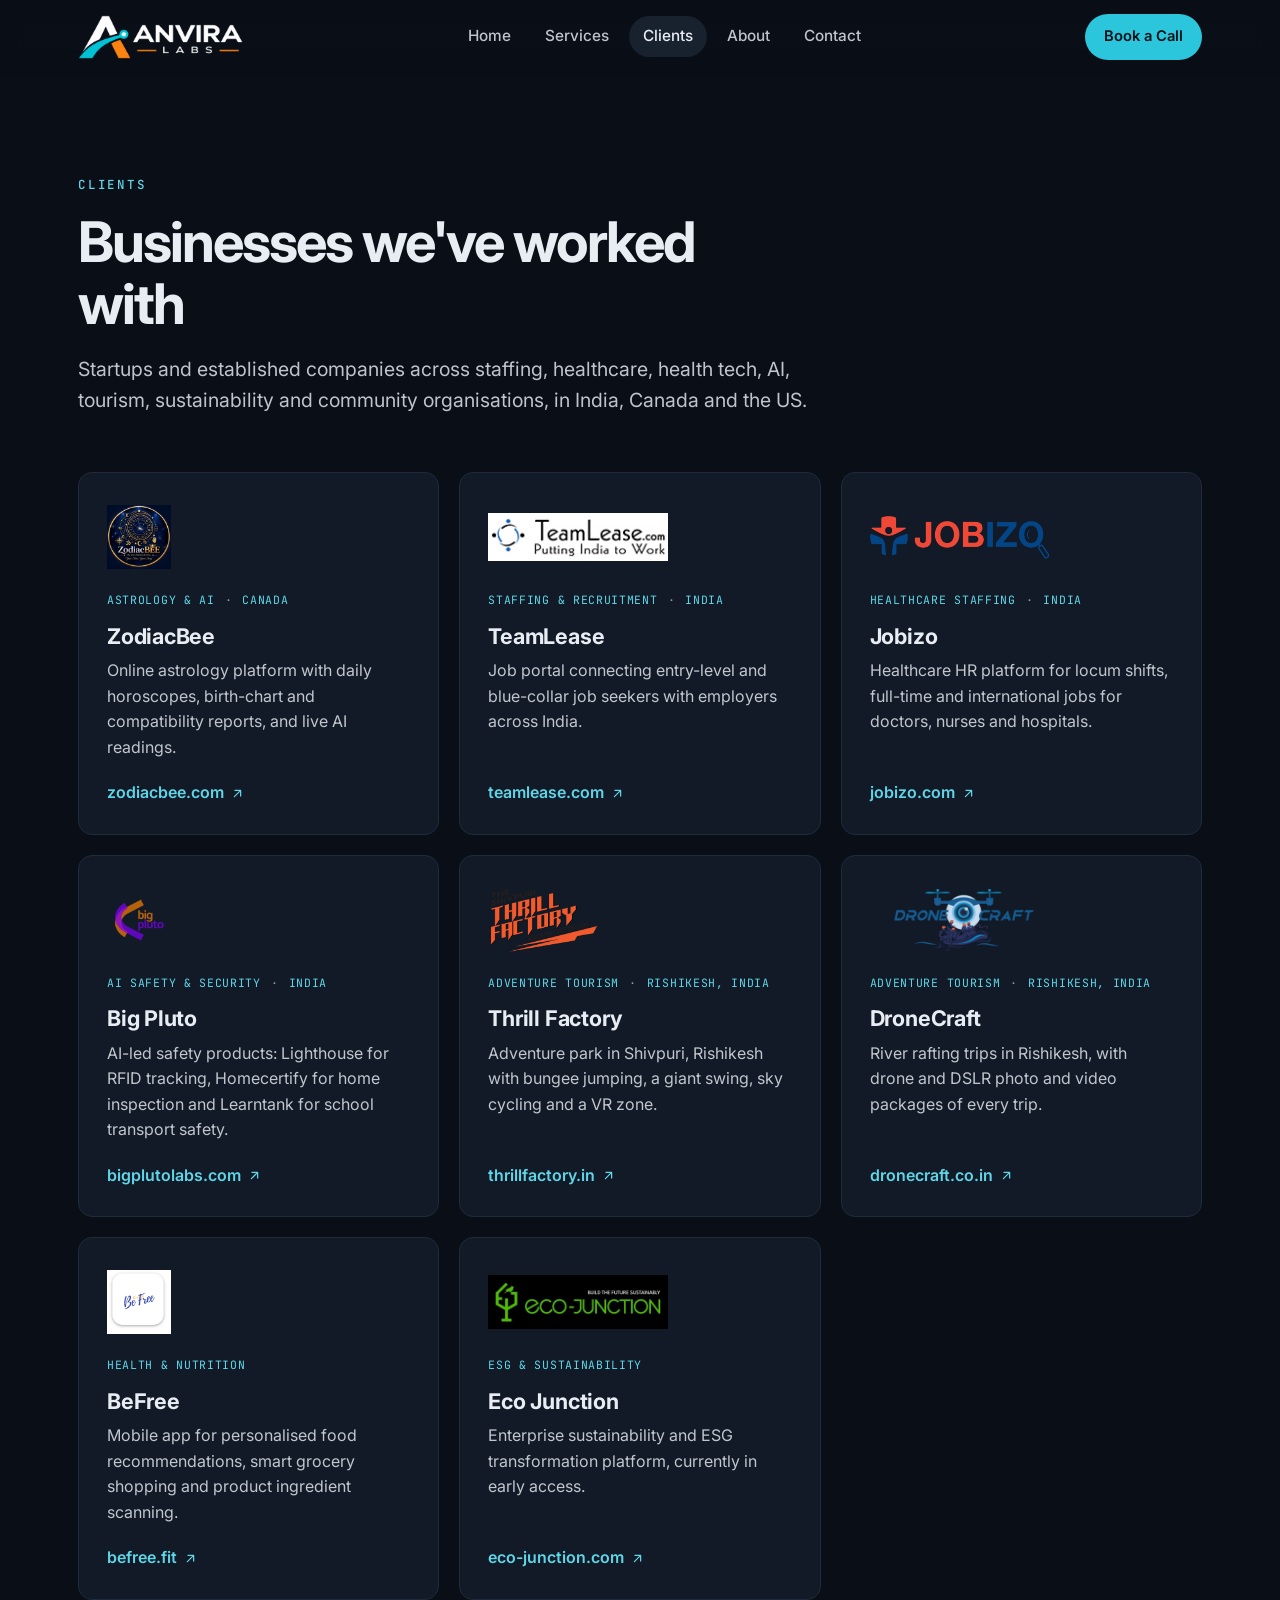
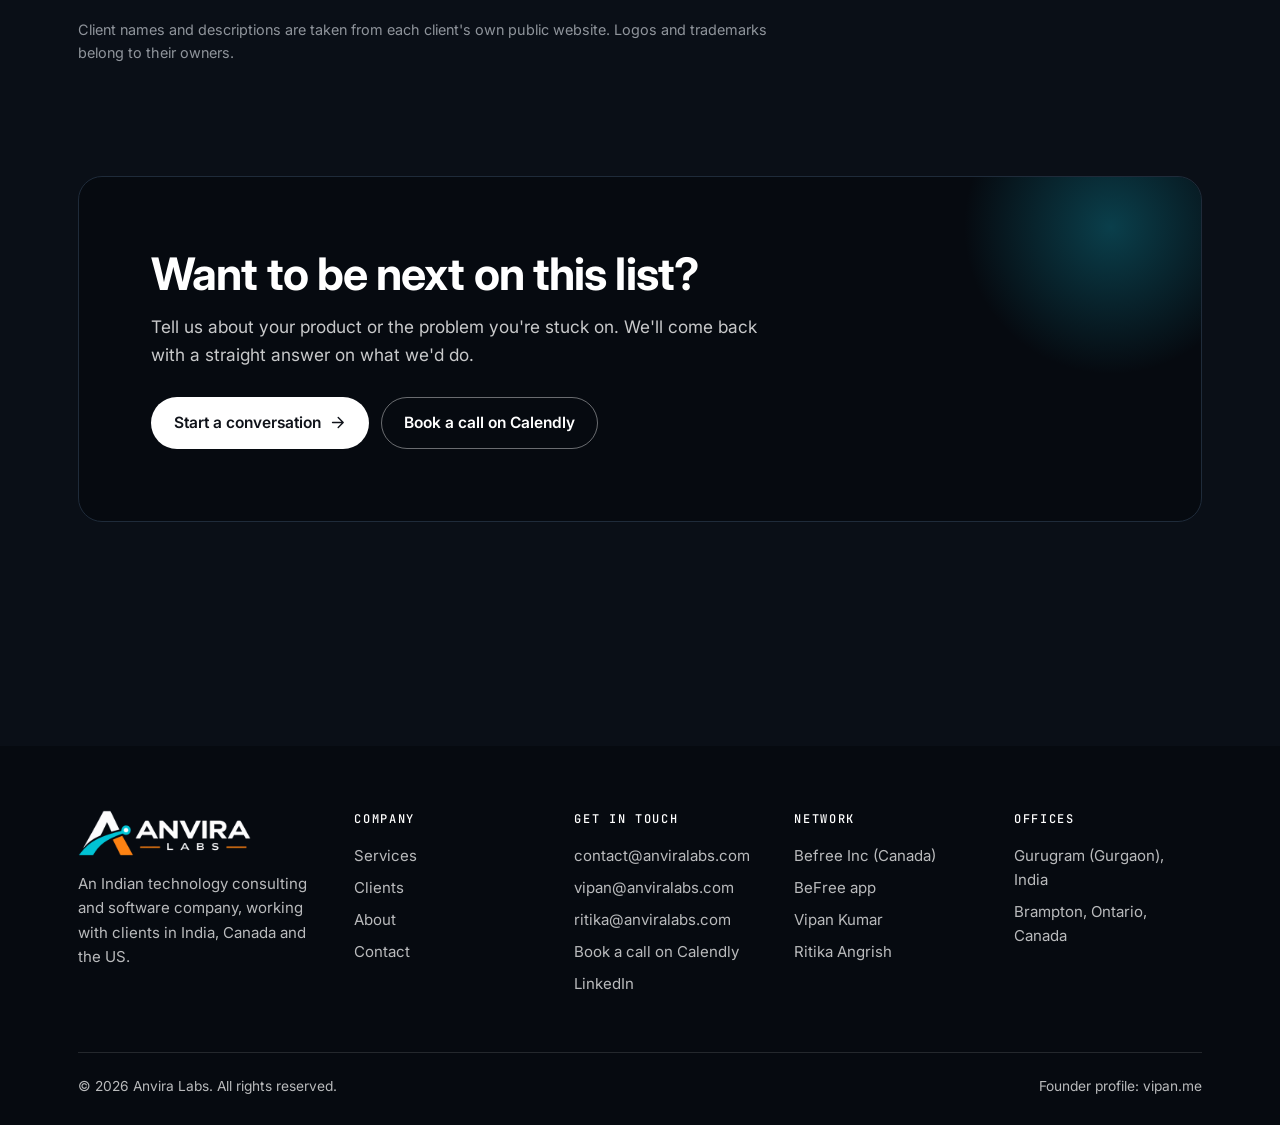
<file: work.html>
<!DOCTYPE html>
<html lang="en" data-theme="midnight">
<head>
    <meta charset="UTF-8">
    <meta name="viewport" content="width=device-width, initial-scale=1.0">
    <meta name="theme-color" content="#0a0f17">
    <meta name="color-scheme" content="dark">
    <title>Clients & Portfolio | Anvira Labs Software Development</title>
    <meta name="description" content="Anvira Labs clients in India, Canada and the US: TeamLease, Jobizo, ZodiacBee, Big Pluto, BeFree, Thrill Factory, DroneCraft and more.">
    <meta name="keywords" content="Anvira Labs clients, software development portfolio, case studies India Canada, TeamLease, Jobizo, ZodiacBee, Big Pluto, BeFree, Thrill Factory, DroneCraft, Eco Junction">
    <meta name="robots" content="index, follow, max-image-preview:large, max-snippet:-1">
    <meta name="author" content="Anvira Labs">
    <meta name="geo.region" content="IN-HR">
    <meta name="geo.placename" content="Gurugram">
    <meta property="og:title" content="Clients & Portfolio | Anvira Labs Software Development">
    <meta property="og:description" content="Anvira Labs clients in India, Canada and the US: TeamLease, Jobizo, ZodiacBee, Big Pluto, BeFree, Thrill Factory, DroneCraft and more.">
    <meta property="og:type" content="website">
    <meta property="og:site_name" content="Anvira Labs">
    <meta property="og:url" content="https://www.anviralabs.com/work.html">
    <meta property="og:locale" content="en_IN">
    <meta property="og:locale:alternate" content="en_CA">
    <meta property="og:image:width" content="1200">
    <meta property="og:image:height" content="630">
    <meta property="og:image:alt" content="Anvira Labs logo">
    <link rel="canonical" href="https://www.anviralabs.com/work.html">
    <link rel="icon" type="image/png" sizes="32x32" href="assets/logo/favicon-32.png">
    <link rel="icon" type="image/png" sizes="192x192" href="assets/logo/icon-192.png">
    <link rel="apple-touch-icon" href="assets/logo/apple-touch-icon.png">
    <meta property="og:image" content="https://www.anviralabs.com/assets/logo/og-image.png">
    <meta name="twitter:card" content="summary_large_image">
    <link rel="preconnect" href="https://fonts.googleapis.com">
    <link rel="preconnect" href="https://fonts.gstatic.com" crossorigin>
    <link href="https://fonts.googleapis.com/css2?family=Inter:wght@400;500;600;700&family=JetBrains+Mono:wght@400;500&display=swap" rel="stylesheet">
    <link rel="stylesheet" href="styles.css?v=20261124a">
    <script type="application/ld+json">{"@context": "https://schema.org", "@type": ["Organization", "ProfessionalService"], "@id": "https://www.anviralabs.com/#org", "name": "Anvira Labs", "url": "https://www.anviralabs.com/", "logo": "https://www.anviralabs.com/assets/logo/icon-512.png", "image": "https://www.anviralabs.com/assets/logo/og-image.png", "description": "Software development company in Gurugram, India, also in Brampton, Canada. Websites, apps, SaaS, AI and AWS cloud for startups and SMBs.", "email": "contact@anviralabs.com", "slogan": "We build and fix the technology growing companies run on.", "founder": [{"@type": "Person", "@id": "https://www.anviralabs.com/about.html#vipan", "name": "Vipan Kumar", "jobTitle": "Founder & Technology Lead", "url": "https://vipan.me/", "sameAs": ["https://vipan.me/", "https://www.linkedin.com/in/vipankverma/"], "alumniOf": "Thapar Institute of Engineering and Technology"}, {"@type": "Person", "@id": "https://www.anviralabs.com/about.html#ritika", "name": "Ritika Angrish", "jobTitle": "Co-founder, Engineering", "email": "ritika@anviralabs.com", "url": "https://ritikaangrish.com/", "sameAs": ["https://ritikaangrish.com/", "https://www.linkedin.com/in/ritika-angrish/"], "alumniOf": "Thapar Institute of Engineering and Technology"}], "address": {"@type": "PostalAddress", "addressLocality": "Gurugram", "addressRegion": "Haryana", "addressCountry": "IN"}, "location": [{"@type": "Place", "name": "Anvira Labs, Gurugram", "address": {"@type": "PostalAddress", "addressLocality": "Gurugram", "addressRegion": "Haryana", "addressCountry": "IN"}}, {"@type": "Place", "name": "Anvira Labs, Brampton", "address": {"@type": "PostalAddress", "addressLocality": "Brampton", "addressRegion": "ON", "addressCountry": "CA"}}], "areaServed": [{"@type": "City", "name": "Gurugram"}, {"@type": "AdministrativeArea", "name": "Delhi NCR"}, {"@type": "Country", "name": "India"}, {"@type": "City", "name": "Brampton"}, {"@type": "City", "name": "Toronto"}, {"@type": "AdministrativeArea", "name": "Ontario"}, {"@type": "Country", "name": "Canada"}, {"@type": "Country", "name": "United States"}], "knowsAbout": ["Custom software development", "Web application development", "Mobile app development", "SaaS platforms", "Generative AI", "LLM integration", "Retrieval-augmented generation", "AWS", "Kubernetes", "Terraform", "DevOps", "CI/CD", "FinOps", "Cloud cost optimization", "Software architecture", "Fractional CTO", "Technical due diligence", "Java", "Spring Boot", "Node.js", "Python", "Kafka"], "contactPoint": [{"@type": "ContactPoint", "contactType": "sales", "email": "contact@anviralabs.com", "url": "https://www.anviralabs.com/contact.html", "availableLanguage": ["English", "Hindi"], "areaServed": ["IN", "CA", "US"]}], "hasOfferCatalog": {"@type": "OfferCatalog", "name": "Anvira Labs services", "itemListElement": [{"@type": "Offer", "itemOffered": {"@type": "Service", "name": "Custom Software & Product Engineering", "description": "Websites, web apps, mobile apps, SaaS platforms, APIs and integrations.", "url": "https://www.anviralabs.com/services.html#custom-software", "provider": {"@id": "https://www.anviralabs.com/#org"}, "areaServed": [{"@type": "City", "name": "Gurugram"}, {"@type": "AdministrativeArea", "name": "Delhi NCR"}, {"@type": "Country", "name": "India"}, {"@type": "City", "name": "Brampton"}, {"@type": "City", "name": "Toronto"}, {"@type": "AdministrativeArea", "name": "Ontario"}, {"@type": "Country", "name": "Canada"}, {"@type": "Country", "name": "United States"}]}}, {"@type": "Offer", "itemOffered": {"@type": "Service", "name": "AI Enablement", "description": "LLM and RAG features, AI chat assistants, content pipelines and automation.", "url": "https://www.anviralabs.com/services.html#ai", "provider": {"@id": "https://www.anviralabs.com/#org"}, "areaServed": [{"@type": "City", "name": "Gurugram"}, {"@type": "AdministrativeArea", "name": "Delhi NCR"}, {"@type": "Country", "name": "India"}, {"@type": "City", "name": "Brampton"}, {"@type": "City", "name": "Toronto"}, {"@type": "AdministrativeArea", "name": "Ontario"}, {"@type": "Country", "name": "Canada"}, {"@type": "Country", "name": "United States"}]}}, {"@type": "Offer", "itemOffered": {"@type": "Service", "name": "Cloud, DevOps & Cost Optimization", "description": "AWS infrastructure, Terraform, CI/CD, monitoring and cloud-cost audits.", "url": "https://www.anviralabs.com/services.html#cloud", "provider": {"@id": "https://www.anviralabs.com/#org"}, "areaServed": [{"@type": "City", "name": "Gurugram"}, {"@type": "AdministrativeArea", "name": "Delhi NCR"}, {"@type": "Country", "name": "India"}, {"@type": "City", "name": "Brampton"}, {"@type": "City", "name": "Toronto"}, {"@type": "AdministrativeArea", "name": "Ontario"}, {"@type": "Country", "name": "Canada"}, {"@type": "Country", "name": "United States"}]}}, {"@type": "Offer", "itemOffered": {"@type": "Service", "name": "Fractional CTO & Technology Advisory", "description": "Architecture, hiring, delivery oversight and technical due diligence.", "url": "https://www.anviralabs.com/services.html#cto", "provider": {"@id": "https://www.anviralabs.com/#org"}, "areaServed": [{"@type": "City", "name": "Gurugram"}, {"@type": "AdministrativeArea", "name": "Delhi NCR"}, {"@type": "Country", "name": "India"}, {"@type": "City", "name": "Brampton"}, {"@type": "City", "name": "Toronto"}, {"@type": "AdministrativeArea", "name": "Ontario"}, {"@type": "Country", "name": "Canada"}, {"@type": "Country", "name": "United States"}]}}]}}</script>
    <script type="application/ld+json">{"@context": "https://schema.org", "@type": "BreadcrumbList", "itemListElement": [{"@type": "ListItem", "position": 1, "name": "Home", "item": "https://www.anviralabs.com/"}, {"@type": "ListItem", "position": 2, "name": "Clients", "item": "https://www.anviralabs.com/work.html"}]}</script>
    <script>
        // Site theme. DEFAULT is what visitors see; ?theme=name previews another one.
        (function () {
            var DEFAULT = 'midnight', themes = ['clarity', 'midnight', 'ember', 'aurora'], t = DEFAULT;
            try {
                var q = new URLSearchParams(location.search).get('theme');
                if (q && themes.indexOf(q) > -1) { t = q; sessionStorage.setItem('al-theme', q); }
                else if (themes.indexOf(sessionStorage.getItem('al-theme')) > -1) t = sessionStorage.getItem('al-theme');
            } catch (e) {}
            document.documentElement.setAttribute('data-theme', t);
        })();
    </script>
    <script type="text/javascript">
        (function(c,l,a,r,i,t,y){
            c[a]=c[a]||function(){(c[a].q=c[a].q||[]).push(arguments)};
            t=l.createElement(r);t.async=1;t.src="https://www.clarity.ms/tag/"+i;
            y=l.getElementsByTagName(r)[0];y.parentNode.insertBefore(t,y);
        })(window, document, "clarity", "script", "z94h2r2iiu");
    </script>
<meta name="twitter:title" content="Clients & Portfolio | Anvira Labs Software Development">
<meta name="twitter:description" content="Anvira Labs clients in India, Canada and the US: TeamLease, Jobizo, ZodiacBee, Big Pluto, BeFree, Thrill Factory, DroneCraft and more.">
<meta name="twitter:image" content="https://www.anviralabs.com/assets/logo/og-image.png">
<meta name="twitter:image:alt" content="Anvira Labs logo">
</head>
<body>
    <a class="skip" href="#main">Skip to content</a>
    <nav class="navbar" aria-label="Main">
        <div class="nav-container">
            <a href="index.html" class="logo" aria-label="Anvira Labs home"><img src="assets/logo/anvira-logo-light.png" alt="Anvira Labs" class="logo-img logo-on-dark" width="900" height="240"><img src="assets/logo/anvira-logo-dark.png" alt="" aria-hidden="true" class="logo-img logo-on-light" width="900" height="249"></a>
            <ul class="nav-menu" id="nav-menu">
                <li><a href="index.html">Home</a></li>
                <li><a href="services.html">Services</a></li>
                <li><a href="work.html">Clients</a></li>
                <li><a href="about.html">About</a></li>
                <li><a href="contact.html">Contact</a></li>
            </ul>
            <div class="nav-right">
                <a href="contact.html" class="btn btn-primary">Book a Call</a>
                <button class="hamburger" type="button" aria-label="Menu" aria-controls="nav-menu" aria-expanded="false"><span></span><span></span><span></span></button>
            </div>
        </div>
    </nav>

    <main id="main">
        <section class="page-hero">
            <div class="container">
                <div class="eyebrow">Clients</div>
                <h1>Businesses we've worked with</h1>
                <p class="lede">Startups and established companies across staffing, healthcare, health tech, AI, tourism, sustainability and community organisations, in India, Canada and the US.</p>
            </div>
        </section>

        <section class="section tight">
            <div class="container">
                <div class="grid-3">
            <a class="card client-card reveal" href="https://zodiacbee.com" target="_blank" rel="noopener">
                <div class="client-logo"><img src="assets/clients/zodiacbee.jpg" alt="ZodiacBee logo" loading="lazy"></div>
                <div class="client-meta"><span>Astrology & AI</span><span>Canada</span></div>
                <h3>ZodiacBee</h3>
                <p>Online astrology platform with daily horoscopes, birth-chart and compatibility reports, and live AI readings.</p>
                <span class="link-arrow">zodiacbee.com <svg viewBox="0 0 24 24" fill="none" stroke="currentColor" stroke-width="2" stroke-linecap="round" stroke-linejoin="round" aria-hidden="true"><path d="M7 17L17 7M8 7h9v9"/></svg></span>
            </a>
            <a class="card client-card reveal" href="https://www.teamlease.com/" target="_blank" rel="noopener">
                <div class="client-logo"><img src="assets/clients/teamlease.jpg" alt="TeamLease logo" loading="lazy"></div>
                <div class="client-meta"><span>Staffing & recruitment</span><span>India</span></div>
                <h3>TeamLease</h3>
                <p>Job portal connecting entry-level and blue-collar job seekers with employers across India.</p>
                <span class="link-arrow">teamlease.com <svg viewBox="0 0 24 24" fill="none" stroke="currentColor" stroke-width="2" stroke-linecap="round" stroke-linejoin="round" aria-hidden="true"><path d="M7 17L17 7M8 7h9v9"/></svg></span>
            </a>
            <a class="card client-card reveal" href="https://jobizo.com/" target="_blank" rel="noopener">
                <div class="client-logo"><img src="assets/clients/jobizo.png" alt="Jobizo logo" loading="lazy"></div>
                <div class="client-meta"><span>Healthcare staffing</span><span>India</span></div>
                <h3>Jobizo</h3>
                <p>Healthcare HR platform for locum shifts, full-time and international jobs for doctors, nurses and hospitals.</p>
                <span class="link-arrow">jobizo.com <svg viewBox="0 0 24 24" fill="none" stroke="currentColor" stroke-width="2" stroke-linecap="round" stroke-linejoin="round" aria-hidden="true"><path d="M7 17L17 7M8 7h9v9"/></svg></span>
            </a>
            <a class="card client-card reveal" href="https://bigplutolabs.com" target="_blank" rel="noopener">
                <div class="client-logo"><img src="assets/clients/bigpluto.png" alt="Big Pluto logo" loading="lazy"></div>
                <div class="client-meta"><span>AI safety & security</span><span>India</span></div>
                <h3>Big Pluto</h3>
                <p>AI-led safety products: Lighthouse for RFID tracking, Homecertify for home inspection and Learntank for school transport safety.</p>
                <span class="link-arrow">bigplutolabs.com <svg viewBox="0 0 24 24" fill="none" stroke="currentColor" stroke-width="2" stroke-linecap="round" stroke-linejoin="round" aria-hidden="true"><path d="M7 17L17 7M8 7h9v9"/></svg></span>
            </a>
            <a class="card client-card reveal" href="https://thrillfactory.in/" target="_blank" rel="noopener">
                <div class="client-logo"><img src="assets/clients/thrillfactory.png" alt="Thrill Factory logo" loading="lazy"></div>
                <div class="client-meta"><span>Adventure tourism</span><span>Rishikesh, India</span></div>
                <h3>Thrill Factory</h3>
                <p>Adventure park in Shivpuri, Rishikesh with bungee jumping, a giant swing, sky cycling and a VR zone.</p>
                <span class="link-arrow">thrillfactory.in <svg viewBox="0 0 24 24" fill="none" stroke="currentColor" stroke-width="2" stroke-linecap="round" stroke-linejoin="round" aria-hidden="true"><path d="M7 17L17 7M8 7h9v9"/></svg></span>
            </a>
            <a class="card client-card reveal" href="https://www.dronecraft.co.in/" target="_blank" rel="noopener">
                <div class="client-logo"><img src="assets/clients/dronecraft.png" alt="DroneCraft logo" loading="lazy"></div>
                <div class="client-meta"><span>Adventure tourism</span><span>Rishikesh, India</span></div>
                <h3>DroneCraft</h3>
                <p>River rafting trips in Rishikesh, with drone and DSLR photo and video packages of every trip.</p>
                <span class="link-arrow">dronecraft.co.in <svg viewBox="0 0 24 24" fill="none" stroke="currentColor" stroke-width="2" stroke-linecap="round" stroke-linejoin="round" aria-hidden="true"><path d="M7 17L17 7M8 7h9v9"/></svg></span>
            </a>
            <a class="card client-card reveal" href="https://www.befree.fit/" target="_blank" rel="noopener">
                <div class="client-logo"><img src="assets/clients/befree.jpeg" alt="BeFree logo" loading="lazy"></div>
                <div class="client-meta"><span>Health & nutrition</span></div>
                <h3>BeFree</h3>
                <p>Mobile app for personalised food recommendations, smart grocery shopping and product ingredient scanning.</p>
                <span class="link-arrow">befree.fit <svg viewBox="0 0 24 24" fill="none" stroke="currentColor" stroke-width="2" stroke-linecap="round" stroke-linejoin="round" aria-hidden="true"><path d="M7 17L17 7M8 7h9v9"/></svg></span>
            </a>
            <a class="card client-card reveal" href="https://eco-junction.com/" target="_blank" rel="noopener">
                <div class="client-logo"><img src="assets/clients/ecojunction.jpg" alt="Eco Junction logo" loading="lazy"></div>
                <div class="client-meta"><span>ESG & sustainability</span></div>
                <h3>Eco Junction</h3>
                <p>Enterprise sustainability and ESG transformation platform, currently in early access.</p>
                <span class="link-arrow">eco-junction.com <svg viewBox="0 0 24 24" fill="none" stroke="currentColor" stroke-width="2" stroke-linecap="round" stroke-linejoin="round" aria-hidden="true"><path d="M7 17L17 7M8 7h9v9"/></svg></span>
            </a>
                </div>
                <p class="note">Client names and descriptions are taken from each client's own public website. Logos and trademarks belong to their owners.</p>
            </div>
        </section>

        <section class="section tight">
            <div class="container">
                <div class="cta-band reveal">
                    <h2>Want to be next on this list?</h2>
                    <p>Tell us about your product or the problem you're stuck on. We'll come back with a straight answer on what we'd do.</p>
                    <div class="hero-actions">
                        <a href="contact.html" class="btn btn-light">Start a conversation <svg viewBox="0 0 24 24" fill="none" stroke="currentColor" stroke-width="2" stroke-linecap="round" stroke-linejoin="round" aria-hidden="true"><path d="M5 12h14M13 5l7 7-7 7"/></svg></a>
                        <a href="https://calendly.com/contactvips/" class="btn btn-outline-light" target="_blank" rel="noopener">Book a call on Calendly</a>
                    </div>
                </div>
            </div>
        </section>
    </main>

    <footer class="footer">
        <div class="container">
            <div class="footer-top">
                <div class="footer-brand">
                    <img src="assets/logo/anvira-logo-light.png" alt="Anvira Labs" class="logo-img" width="900" height="240" loading="lazy">
                    <p>An Indian technology consulting and software company, working with clients in India, Canada and the US.</p>
                </div>
                <div class="footer-col">
                    <h5>Company</h5>
                    <a href="services.html">Services</a>
                    <a href="work.html">Clients</a>
                    <a href="about.html">About</a>
                    <a href="contact.html">Contact</a>
                </div>
                <div class="footer-col">
                    <h5>Get in touch</h5>
                    <a href="mailto:contact@anviralabs.com">contact@anviralabs.com</a>
                    <a href="mailto:vipan@anviralabs.com">vipan@anviralabs.com</a>
                    <a href="mailto:ritika@anviralabs.com">ritika@anviralabs.com</a>
                    <a href="https://calendly.com/contactvips/" target="_blank" rel="noopener">Book a call on Calendly</a>
                    <a href="https://www.linkedin.com/in/vipankverma/" target="_blank" rel="noopener">LinkedIn</a>
                </div>
                <div class="footer-col">
                    <h5>Network</h5>
                    <a href="https://befreefit.ca/" target="_blank" rel="noopener">Befree Inc (Canada)</a>
                    <a href="https://www.befree.fit/" target="_blank" rel="noopener">BeFree app</a>
                    <a href="https://vipan.me/" target="_blank" rel="noopener">Vipan Kumar</a>
                    <a href="https://ritikaangrish.com/" target="_blank" rel="noopener">Ritika Angrish</a>
                </div>
                <div class="footer-col">
                    <h5>Offices</h5>
                    <p>Gurugram (Gurgaon), India</p>
                    <p>Brampton, Ontario, Canada</p>
                </div>
            </div>
            <div class="footer-bottom">
                <p>&copy; 2026 Anvira Labs. All rights reserved.</p>
                <p>Founder profile: <a href="https://vipan.me" target="_blank" rel="noopener">vipan.me</a></p>
            </div>
        </div>
    </footer>
    <script src="script.js?v=20261105j"></script>
</body>
</html>
</file>
<file: styles.css>
/* ============================================================
   ANVIRA LABS — site styles
   Plain CSS, no build. Shared by every page.
   ============================================================ */

*, *::before, *::after { margin: 0; padding: 0; box-sizing: border-box; }

:root {
    --ink: #10131a;
    --ink-80: rgba(16, 19, 26, .8);
    --ink-60: rgba(16, 19, 26, .62);
    --paper: #ffffff;
    --card: #ffffff;
    --nav-bg: rgba(255,255,255,.88);
    --band: #10131a;
    --btn-bg: #10131a;
    --btn-ink: #ffffff;
    --btn-hover: #0a5866;
    --field-bg: #ffffff;
    --shadow: rgba(16,19,26,.25);
    --paper-warm: #f8f6f1;
    --surface: #f1efe7;
    --line: #e4e0d4;
    --line-strong: #d4cfbe;

    --teal: #0f7f93;
    --teal-deep: #0a5866;
    --teal-tint: #e6f2f3;
    --orange: #d97730;
    --orange-deep: #ad5c22;
    --orange-tint: #fbeee0;
    --grad: linear-gradient(115deg, var(--teal) 0%, #1a9db0 45%, var(--orange) 100%);

    --sans: 'Inter', -apple-system, BlinkMacSystemFont, 'Segoe UI', Roboto, sans-serif;
    --mono: 'JetBrains Mono', 'SFMono-Regular', Menlo, Consolas, monospace;

    --ease: cubic-bezier(.16, .8, .24, 1);
    --radius: 14px;
    --radius-sm: 8px;
    --container: 1180px;
}

html { scroll-behavior: smooth; }
body { font-family: var(--sans); color: var(--ink); background: var(--paper); line-height: 1.6; -webkit-font-smoothing: antialiased; overflow-x: hidden; }
img { max-width: 100%; display: block; }
a { color: inherit; text-decoration: none; }
ul, ol { list-style: none; }
button { font: inherit; cursor: pointer; border: none; background: none; }
svg { display: block; }
:focus-visible { outline: 2px solid var(--teal); outline-offset: 3px; border-radius: 4px; }

.container { max-width: var(--container); margin: 0 auto; padding: 0 28px; }
.skip { position: absolute; left: -999px; top: 8px; background: #10131a; color: #fff; padding: 8px 14px; border-radius: 6px; z-index: 200; }
.skip:focus { left: 12px; }

/* ---------- Type ---------- */
.eyebrow { display: inline-block; font-family: var(--mono); font-size: 12.5px; font-weight: 500; letter-spacing: .14em; text-transform: uppercase; color: var(--teal-deep); margin-bottom: 16px; }
h1, h2, h3, h4 { line-height: 1.12; letter-spacing: -.02em; font-weight: 700; }
h1 { font-size: clamp(2.4rem, 5.6vw, 4.2rem); letter-spacing: -.035em; }
h2 { font-size: clamp(1.9rem, 3.6vw, 2.8rem); }
h3 { font-size: 1.2rem; letter-spacing: -.01em; }
.lede { font-size: clamp(1.05rem, 1.6vw, 1.22rem); color: var(--ink-80); max-width: 62ch; }
.grad-text { background: var(--grad); -webkit-background-clip: text; background-clip: text; color: transparent; }
.muted { color: var(--ink-60); }

/* ---------- Buttons ---------- */
.btn { display: inline-flex; align-items: center; justify-content: center; gap: 8px; padding: 13px 22px; border-radius: 999px; font-weight: 600; font-size: .97rem; border: 1.5px solid transparent; transition: transform .2s var(--ease), background .2s, color .2s, border-color .2s; white-space: nowrap; }
.btn svg { width: 17px; height: 17px; }
.btn:hover { transform: translateY(-1px); }
.btn-primary { background: var(--btn-bg); color: var(--btn-ink); }
.btn-primary:hover { background: var(--btn-hover); }
.btn-secondary { border-color: var(--line-strong); color: var(--ink); background: var(--paper); }
.btn-secondary:hover { border-color: var(--ink); }
.btn-light { background: #fff; color: #10131a; }
.btn-outline-light { border-color: rgba(255,255,255,.4); color: #fff; }
.btn-outline-light:hover { border-color: #fff; }
.link-arrow { display: inline-flex; align-items: center; gap: 6px; font-weight: 600; color: var(--teal-deep); }
.link-arrow svg { width: 15px; height: 15px; transition: transform .2s var(--ease); }
.link-arrow:hover svg, a.client-card:hover .link-arrow svg { transform: translateX(3px); }

/* ---------- Nav ---------- */
.navbar { position: sticky; top: 0; z-index: 100; background: var(--nav-bg); backdrop-filter: saturate(160%) blur(12px); -webkit-backdrop-filter: saturate(160%) blur(12px); border-bottom: 1px solid transparent; transition: border-color .2s; }
.navbar.scrolled { border-bottom-color: var(--line); }
.nav-container { max-width: var(--container); margin: 0 auto; padding: 14px 28px; display: flex; align-items: center; justify-content: space-between; gap: 20px; position: relative; }
.logo { display: inline-flex; align-items: center; }
.logo-img { height: clamp(34px, 3.6vw, 44px); width: auto; }
.logo-on-light { display: none; }
[data-theme="clarity"] .logo-on-dark, [data-theme="aurora"] .logo-on-dark { display: none; }
[data-theme="clarity"] .logo-on-light, [data-theme="aurora"] .logo-on-light { display: block; }
.nav-menu { display: flex; gap: 6px; }
.nav-menu a { display: block; padding: 8px 14px; border-radius: 999px; font-weight: 500; font-size: .96rem; color: var(--ink-80); transition: background .2s, color .2s; }
.nav-menu a:hover { background: var(--surface); color: var(--ink); }
.nav-menu a.active { color: var(--ink); background: var(--surface); }
.nav-right { display: flex; align-items: center; gap: 12px; }
.nav-right .btn { padding: 10px 18px; font-size: .92rem; }
.hamburger { display: none; width: 40px; height: 40px; flex-direction: column; justify-content: center; align-items: center; gap: 5px; border-radius: 10px; }
.hamburger span { width: 20px; height: 2px; background: var(--ink); transition: transform .25s var(--ease), opacity .2s; }
.hamburger.active span:nth-child(1) { transform: translateY(7px) rotate(45deg); }
.hamburger.active span:nth-child(2) { opacity: 0; }
.hamburger.active span:nth-child(3) { transform: translateY(-7px) rotate(-45deg); }

/* ---------- Sections ---------- */
.section { padding: clamp(64px, 9vw, 112px) 0; }
.section.alt { background: var(--paper-warm); }
.section.tight { padding-top: 0; }
.section-head { max-width: 760px; margin-bottom: 48px; }
.section-head.center { text-align: center; margin-left: auto; margin-right: auto; }
.section-head p { margin-top: 14px; color: var(--ink-80); font-size: 1.08rem; }
.section-foot { margin-top: 36px; }

/* ---------- Hero ---------- */
.hero { padding: clamp(64px, 10vw, 128px) 0 clamp(48px, 7vw, 88px); position: relative; overflow: hidden; }
.hero::before { content: ""; position: absolute; top: -200px; right: -160px; width: 620px; height: 620px; background: radial-gradient(closest-side, rgba(15,127,147,.13), transparent 70%); pointer-events: none; }
.hero::after { content: ""; position: absolute; left: -160px; bottom: -220px; width: 520px; height: 520px; background: radial-gradient(closest-side, rgba(217,119,48,.11), transparent 70%); pointer-events: none; }
.hero .container { position: relative; z-index: 1; }
.hero h1 { max-width: 17ch; }
.hero .lede { margin-top: 22px; }
.hero-actions { display: flex; flex-wrap: wrap; gap: 12px; margin-top: 32px; }
.page-hero { padding: clamp(56px, 8vw, 96px) 0 clamp(32px, 5vw, 56px); }
.page-hero h1 { font-size: clamp(2.2rem, 4.6vw, 3.5rem); max-width: 20ch; }
.page-hero .lede { margin-top: 18px; }

.facts { display: grid; grid-template-columns: repeat(4, minmax(0, 1fr)); margin-top: 56px; border-top: 1px solid var(--line); }
.fact { padding: 22px 20px 0 0; }
.fact + .fact { padding-left: 20px; border-left: 1px solid var(--line); }
.fact-num { font-size: clamp(1.7rem, 3vw, 2.3rem); font-weight: 700; letter-spacing: -.03em; }
.fact-label { color: var(--ink-60); font-size: .92rem; margin-top: 2px; }

/* ---------- Client strip ---------- */
.clients-strip { border-top: 1px solid var(--line); border-bottom: 1px solid var(--line); padding: 26px 0; }
.clients-strip .container { display: flex; align-items: center; gap: 18px 32px; flex-wrap: wrap; }
.clients-strip .label { font-family: var(--mono); font-size: 12px; letter-spacing: .14em; text-transform: uppercase; color: var(--ink-60); }
.clients-strip ul { display: flex; flex-wrap: wrap; gap: 10px 28px; }
.clients-strip li { font-weight: 700; font-size: 1.05rem; color: var(--ink-80); letter-spacing: -.01em; }

/* ---------- Cards ---------- */
.grid-2 { display: grid; grid-template-columns: repeat(2, minmax(0, 1fr)); gap: 20px; }
.grid-3 { display: grid; grid-template-columns: repeat(3, minmax(0, 1fr)); gap: 20px; }
.grid-4 { display: grid; grid-template-columns: repeat(4, minmax(0, 1fr)); gap: 20px; }
.card { background: var(--card); border: 1px solid var(--line); border-radius: var(--radius); padding: 28px; transition: border-color .2s, transform .25s var(--ease), box-shadow .25s; }
.card:hover { border-color: var(--line-strong); }
.card h3 { margin-bottom: 10px; }
.card p { color: var(--ink-80); }
.card-icon { width: 44px; height: 44px; border-radius: 12px; display: grid; place-items: center; background: var(--teal-tint); color: var(--teal-deep); margin-bottom: 20px; }
.card-icon.orange { background: var(--orange-tint); color: var(--orange-deep); }
.card-icon svg { width: 22px; height: 22px; }
.card .link-arrow { margin-top: 16px; }
.tags { display: flex; flex-wrap: wrap; gap: 6px; margin-top: 16px; }
.tag { font-family: var(--mono); font-size: 11.5px; padding: 4px 9px; border-radius: 999px; background: var(--surface); color: var(--ink-80); }

/* Client logo wall (homepage) */
.logo-wall { display: grid; grid-template-columns: repeat(5, minmax(0, 1fr)); gap: 14px; }
.logo-tile { display: grid; place-items: center; height: 112px; padding: 18px; background: #fff; border: 1px solid var(--line); border-radius: var(--radius); transition: border-color .2s, transform .25s var(--ease), box-shadow .25s; }
a.logo-tile:hover { border-color: var(--line-strong); transform: translateY(-2px); box-shadow: 0 12px 28px -18px rgba(16,19,26,.3); }
.logo-tile img { max-width: 100%; max-height: 64px; width: auto; height: auto; object-fit: contain; }
.logo-text { font-weight: 700; font-size: 1.15rem; letter-spacing: -.01em; color: var(--ink-80); text-align: center; }
.section-foot.center { text-align: center; }

/* Founders' full-time employers */
.employer-wall { display: grid; grid-template-columns: repeat(5, minmax(0, 1fr)); gap: 14px; }
.employer { display: flex; flex-direction: column; gap: 4px; padding: 18px; background: var(--card); border: 1px solid var(--line); border-radius: var(--radius); min-width: 0; }
.emp-logo { height: 64px; display: grid; place-items: center; margin-bottom: 12px; padding: 8px; border-radius: 10px; background: #fff; border: 1px solid var(--line); }
.emp-logo img { max-width: 100%; max-height: 40px; width: auto; height: auto; object-fit: contain; }
.emp-logo.dark { position: relative; overflow: hidden; background: radial-gradient(120% 140% at 50% 50%, #1f2a36 0%, #10131a 70%); border-color: #10131a; }
.emp-logo.dark::before { content: ""; position: absolute; inset: 18% 22%; background: radial-gradient(closest-side, rgba(26,157,176,.45), transparent 75%); filter: blur(10px); }
.emp-logo.dark img { position: relative; filter: drop-shadow(0 0 6px rgba(255,255,255,.35)); }
.emp-logo .logo-text { font-size: 1.05rem; }
.employer strong { font-size: 1.08rem; letter-spacing: -.01em; }
.emp-sector { font-size: .86rem; color: var(--ink-60); }
.emp-who { margin-top: auto; padding-top: 10px; font-family: var(--mono); font-size: 11px; letter-spacing: .04em; color: var(--teal-deep); line-height: 1.45; }

/* Client cards */
.client-logo { height: 72px; display: flex; align-items: center; margin-bottom: 18px; }
.client-logo img { max-height: 64px; max-width: 180px; width: auto; height: auto; object-fit: contain; }
.client-logo .logo-text { font-size: 1.3rem; }
.client-card { display: flex; flex-direction: column; }
.client-meta { display: flex; flex-wrap: wrap; gap: 6px 10px; font-family: var(--mono); font-size: 11.5px; letter-spacing: .06em; text-transform: uppercase; color: var(--teal-deep); margin-bottom: 14px; }
.client-meta span + span::before { content: "·"; margin-right: 10px; color: var(--ink-60); }
.client-card h3 { font-size: 1.35rem; }
.client-card p { flex: 1; }
.client-card .link-arrow { margin-top: 20px; }
a.client-card:hover { transform: translateY(-3px); box-shadow: 0 14px 34px -18px var(--shadow); }
.client-card.compact h3 { font-size: 1.2rem; margin-bottom: 0; }

/* Service rows (services page) */
.service { display: grid; grid-template-columns: minmax(0, 1.1fr) minmax(0, 1fr); gap: 48px; padding: 56px 0; border-top: 1px solid var(--line); scroll-margin-top: 80px; }
.service:first-child { border-top: 0; padding-top: 0; }
.service .num { font-family: var(--mono); font-size: 12.5px; letter-spacing: .14em; color: var(--orange-deep); margin-bottom: 12px; }
.service h2 { font-size: clamp(1.6rem, 2.8vw, 2.2rem); margin-bottom: 14px; }
.service > div > p { color: var(--ink-80); font-size: 1.05rem; }
.service .engagement { margin-top: 18px; font-size: .95rem; color: var(--ink-60); }
.service .engagement strong { color: var(--ink); font-weight: 600; }
.service-detail h4 { font-family: var(--mono); font-size: 12px; letter-spacing: .14em; text-transform: uppercase; color: var(--ink-60); font-weight: 500; margin-bottom: 12px; }
.service-detail h4:not(:first-child) { margin-top: 28px; }
.check-list li { position: relative; padding-left: 26px; margin-bottom: 9px; color: var(--ink-80); }
.check-list li::before { content: ""; position: absolute; left: 2px; top: .45em; width: 12px; height: 7px; border-left: 2px solid var(--teal); border-bottom: 2px solid var(--teal); transform: rotate(-45deg); }
.proof-list li { padding: 10px 14px; border-left: 3px solid var(--orange); background: var(--paper-warm); border-radius: 0 8px 8px 0; margin-bottom: 8px; font-size: .95rem; color: var(--ink-80); }
.proof-note { font-size: .85rem; color: var(--ink-60); margin-top: 6px; }

/* Process */
.steps { display: grid; grid-template-columns: repeat(4, minmax(0, 1fr)); gap: 20px; }
.step { padding-top: 22px; border-top: 2px solid var(--ink); }
.step-num { font-family: var(--mono); font-size: 12.5px; color: var(--orange-deep); letter-spacing: .1em; }
.step h3 { margin: 8px 0; }
.step p { color: var(--ink-80); font-size: .97rem; }

/* Team */
.team-card { display: grid; grid-template-columns: 112px minmax(0, 1fr); gap: 24px; align-items: start; scroll-margin-top: 80px; }
.team-photo { width: 112px; height: 112px; border-radius: 50%; object-fit: cover; background: var(--surface); }
.team-photo.initials { display: grid; place-items: center; font-weight: 700; font-size: 2rem; color: var(--teal-deep); background: var(--teal-tint); }
.team-card .role { font-family: var(--mono); font-size: 12px; letter-spacing: .1em; text-transform: uppercase; color: var(--orange-deep); margin-bottom: 6px; }
.team-card h3 { font-size: 1.4rem; margin-bottom: 10px; }
.team-card p + p { margin-top: 10px; }
.team-links { display: flex; flex-wrap: wrap; gap: 8px 18px; margin-top: 16px; }

/* Founder track record */
.record { display: grid; grid-template-columns: repeat(4, minmax(0, 1fr)); gap: 16px; }
.record .fact, .record .fact + .fact { border: 1px solid var(--line); border-radius: var(--radius); padding: 22px; background: var(--card); }
.note { margin-top: 18px; font-size: .9rem; color: var(--ink-60); max-width: 80ch; }

/* ---------- CTA band ---------- */
.cta-band { background: var(--band); color: #fff; border-radius: 24px; padding: clamp(40px, 6vw, 72px); position: relative; overflow: hidden; }
.cta-band::after { content: ""; position: absolute; right: -120px; top: -160px; width: 420px; height: 420px; background: radial-gradient(closest-side, rgba(15,127,147,.45), transparent 70%); pointer-events: none; }
.cta-band > * { position: relative; z-index: 1; }
.cta-band h2 { max-width: 22ch; }
.cta-band p { color: rgba(255,255,255,.78); margin-top: 14px; max-width: 58ch; font-size: 1.08rem; }
.cta-band .hero-actions { margin-top: 28px; }

/* ---------- Contact ---------- */
.contact-grid { display: grid; grid-template-columns: minmax(0, .85fr) minmax(0, 1.15fr); gap: clamp(32px, 5vw, 64px); align-items: start; }
.contact-info dl > div { padding: 18px 0; border-top: 1px solid var(--line); }
.contact-info dl > div:last-child { border-bottom: 1px solid var(--line); }
.contact-info dt { font-family: var(--mono); font-size: 12px; letter-spacing: .14em; text-transform: uppercase; color: var(--ink-60); margin-bottom: 4px; }
.contact-info dd { font-weight: 500; overflow-wrap: anywhere; }
.contact-info dd a { color: var(--teal-deep); text-decoration: underline; text-decoration-color: rgba(10,88,102,.3); text-underline-offset: 3px; }
.contact-info dd a:hover { text-decoration-color: currentColor; }

.form-card { background: var(--paper-warm); border: 1px solid var(--line); border-radius: 20px; padding: clamp(22px, 4vw, 40px); }
.form-card h2 { font-size: 1.5rem; margin-bottom: 22px; }
.contact-form { display: grid; grid-template-columns: repeat(2, minmax(0, 1fr)); gap: 18px; }
.field { display: grid; gap: 6px; align-content: start; min-width: 0; }
.wide { grid-column: 1 / -1; }
.field label { font-weight: 600; font-size: .94rem; }
.field label span { font-weight: 400; color: var(--ink-60); }
.field input, .field select, .field textarea { width: 100%; min-height: 48px; padding: 11px 14px; font: 400 1rem/1.4 var(--sans); color: var(--ink); background: var(--field-bg); border: 1px solid var(--line-strong); border-radius: var(--radius-sm); transition: border-color .2s, box-shadow .2s; }
.field input:focus, .field select:focus, .field textarea:focus { outline: none; border-color: var(--teal); box-shadow: 0 0 0 3px rgba(15,127,147,.15); }
.field textarea { resize: vertical; min-height: 140px; }
.form-foot { display: flex; flex-wrap: wrap; align-items: center; gap: 14px 20px; }
.form-foot .btn:disabled { opacity: .65; cursor: progress; transform: none; }
.form-note { flex: 1 1 16rem; font-size: .86rem; color: var(--ink-60); line-height: 1.45; }
.form-status { padding: 14px 16px; border-radius: var(--radius-sm); font-size: .97rem; line-height: 1.45; border: 1px solid #e0b4a0; background: #fdf1ec; color: #7a2e12; }
.form-status[hidden] { display: none; }
.form-status.is-success { color: #fff; font-weight: 600; background: linear-gradient(135deg, #14532d, #15803d); border-color: #14532d; }

/* ---------- Footer ---------- */
.footer { background: var(--band); color: rgba(255,255,255,.72); padding: 64px 0 28px; margin-top: clamp(64px, 9vw, 112px); }
.footer-top { display: grid; grid-template-columns: minmax(0, 1.3fr) repeat(4, minmax(0, 1fr)); gap: 32px; }
.footer-brand .logo-img { height: 46px; }
.footer-brand p { margin-top: 16px; max-width: 34ch; font-size: .94rem; }
.footer h5 { font-family: var(--mono); font-size: 12px; letter-spacing: .14em; text-transform: uppercase; color: #fff; font-weight: 500; margin-bottom: 14px; }
.footer-col a, .footer-col p { display: block; font-size: .94rem; margin-bottom: 8px; overflow-wrap: anywhere; }
.footer-col a:hover { color: #fff; }
.footer-bottom { margin-top: 48px; padding-top: 22px; border-top: 1px solid rgba(255,255,255,.12); display: flex; flex-wrap: wrap; justify-content: space-between; gap: 12px; font-size: .86rem; }

/* ---------- Reveal ---------- */
.js .reveal { opacity: 0; transform: translateY(16px); transition: opacity .7s var(--ease), transform .7s var(--ease); }
.js .reveal.in { opacity: 1; transform: none; }
@media (prefers-reduced-motion: reduce) {
    html { scroll-behavior: auto; }
    .js .reveal { opacity: 1; transform: none; transition: none; }
    .btn, .card, .link-arrow svg { transition: none; }
}

/* ---------- Responsive ---------- */
@media (max-width: 1024px) {
    .grid-4, .steps, .record { grid-template-columns: repeat(2, minmax(0, 1fr)); }
    .grid-3 { grid-template-columns: repeat(2, minmax(0, 1fr)); }
    .logo-wall { grid-template-columns: repeat(4, minmax(0, 1fr)); }
    .employer-wall { grid-template-columns: repeat(3, minmax(0, 1fr)); }
    .footer-top { grid-template-columns: repeat(2, minmax(0, 1fr)); }
}
@media (max-width: 860px) {
    .hamburger { display: flex; }
    .nav-right .btn { display: none; }
    .nav-menu { position: absolute; top: 100%; left: 0; right: 0; flex-direction: column; gap: 0; background: var(--card); border-bottom: 1px solid var(--line); padding: 8px 16px 16px; display: none; }
    .nav-menu.active { display: flex; }
    .nav-menu a { padding: 13px 12px; border-radius: 10px; }
    .service, .contact-grid { grid-template-columns: minmax(0, 1fr); gap: 28px; }
    .contact-grid .form-card { order: -1; }
    .facts { grid-template-columns: repeat(2, minmax(0, 1fr)); }
    .fact:nth-child(3) { padding-left: 0; border-left: 0; }
    .grid-2 { grid-template-columns: minmax(0, 1fr); }
}
@media (max-width: 600px) {
    .container, .nav-container { padding-left: 16px; padding-right: 16px; }
    .grid-4, .grid-3, .steps, .record { grid-template-columns: minmax(0, 1fr); }
    .contact-form { grid-template-columns: minmax(0, 1fr); }
    .logo-wall { grid-template-columns: repeat(2, minmax(0, 1fr)); gap: 10px; }
    .logo-tile { height: 92px; padding: 14px; }
    .employer-wall { grid-template-columns: repeat(2, minmax(0, 1fr)); gap: 10px; }
    .employer { padding: 14px; }
    .logo-tile img { max-height: 54px; }
    .form-foot .btn { width: 100%; }
    .team-card { grid-template-columns: minmax(0, 1fr); }
    .footer-top { grid-template-columns: minmax(0, 1fr); }
    .hero-actions .btn { flex: 1 1 100%; }
    .cta-band { border-radius: 18px; }
}

/* ============================================================
   THEMES — set with <html data-theme="...">. "clarity" is the default (:root).
   ============================================================ */

/* Midnight: deep navy, cyan glow */
[data-theme="midnight"] {
    --ink: #e8edf4; --ink-80: rgba(232,237,244,.82); --ink-60: rgba(232,237,244,.6);
    --paper: #0a0f17; --paper-warm: #0e1520; --surface: #18222f; --card: #111a26;
    --line: #1f2b3a; --line-strong: #2e3d50;
    --teal: #2cc6dc; --teal-deep: #5fd6e8; --teal-tint: rgba(44,198,220,.14);
    --orange: #f29a52; --orange-deep: #f5a965; --orange-tint: rgba(242,154,82,.15);
    --grad: linear-gradient(115deg, #2cc6dc 0%, #7fe3f0 45%, #f29a52 100%);
    --nav-bg: rgba(10,15,23,.82); --band: #060a10; --btn-bg: #2cc6dc; --btn-ink: #06121a; --btn-hover: #7fe3f0;
    --field-bg: #0c131d; --shadow: rgba(0,0,0,.6);
}
[data-theme="midnight"] .hero::before { background: radial-gradient(closest-side, rgba(44,198,220,.28), transparent 70%); }
[data-theme="midnight"] .hero::after { background: radial-gradient(closest-side, rgba(242,154,82,.18), transparent 70%); }
[data-theme="midnight"] .cta-band { border: 1px solid var(--line); }

/* Ember: warm charcoal, orange glow */
[data-theme="ember"] {
    --ink: #f3ece4; --ink-80: rgba(243,236,228,.82); --ink-60: rgba(243,236,228,.6);
    --paper: #12100e; --paper-warm: #181512; --surface: #26211c; --card: #1c1814;
    --line: #2c261f; --line-strong: #3d352b;
    --teal: #3fb5c4; --teal-deep: #6fcbd6; --teal-tint: rgba(63,181,196,.14);
    --orange: #f08a3c; --orange-deep: #f6a463; --orange-tint: rgba(240,138,60,.16);
    --grad: linear-gradient(115deg, #f6a463 0%, #f08a3c 45%, #e0553a 100%);
    --nav-bg: rgba(18,16,14,.84); --band: #0b0a08; --btn-bg: #f08a3c; --btn-ink: #1a0f06; --btn-hover: #f6a463;
    --field-bg: #15120f; --shadow: rgba(0,0,0,.6);
}
[data-theme="ember"] .hero::before { background: radial-gradient(closest-side, rgba(240,138,60,.26), transparent 70%); }
[data-theme="ember"] .hero::after { background: radial-gradient(closest-side, rgba(224,85,58,.16), transparent 70%); }
[data-theme="ember"] .eyebrow { color: var(--orange-deep); }
[data-theme="ember"] .cta-band { border: 1px solid var(--line); }
[data-theme="ember"] .cta-band::after { background: radial-gradient(closest-side, rgba(240,138,60,.4), transparent 70%); }

/* Aurora: light, soft gradient mesh, glass cards */
[data-theme="aurora"] {
    --paper: #f5f7fc; --paper-warm: rgba(255,255,255,.55); --surface: #e9eef7; --card: rgba(255,255,255,.72);
    --line: rgba(16,19,26,.08); --line-strong: rgba(16,19,26,.16);
    --teal: #0e8fa3; --teal-deep: #0a6575; --teal-tint: #e0f3f6;
    --grad: linear-gradient(115deg, #0e8fa3 0%, #6d5dfc 50%, #e8793a 100%);
    --nav-bg: rgba(245,247,252,.7); --band: #141530; --btn-bg: linear-gradient(115deg, #0e8fa3, #6d5dfc); --btn-hover: linear-gradient(115deg, #0a6575, #5646e6);
    --radius: 18px;
}
[data-theme="aurora"] body {
    background:
        radial-gradient(60vw 50vw at 90% -10%, rgba(109,93,252,.16), transparent 60%),
        radial-gradient(50vw 40vw at -10% 30%, rgba(14,143,163,.14), transparent 60%),
        radial-gradient(50vw 40vw at 100% 80%, rgba(232,121,58,.10), transparent 60%),
        var(--paper);
    background-attachment: fixed;
}
[data-theme="aurora"] .card, [data-theme="aurora"] .employer, [data-theme="aurora"] .record .fact { backdrop-filter: blur(14px); -webkit-backdrop-filter: blur(14px); box-shadow: 0 10px 30px -20px rgba(20,21,48,.35); }
[data-theme="aurora"] .cta-band::after { background: radial-gradient(closest-side, rgba(109,93,252,.55), transparent 70%); }

/* Dark themes */
[data-theme="midnight"] .field input, [data-theme="midnight"] .field select, [data-theme="midnight"] .field textarea,
[data-theme="ember"] .field input, [data-theme="ember"] .field select, [data-theme="ember"] .field textarea { color-scheme: dark; }
[data-theme="midnight"] .form-status:not(.is-success), [data-theme="ember"] .form-status:not(.is-success) { background: #3a1a12; color: #ffd9cc; border-color: #6b2e1d; }

/* Theme preview switcher (only shown with ?themes in the URL) */
.theme-switch { position: fixed; right: 16px; bottom: 16px; z-index: 300; display: flex; gap: 6px; padding: 6px; background: #10131a; border-radius: 999px; box-shadow: 0 10px 30px -10px rgba(0,0,0,.5); }
.theme-switch button { padding: 8px 14px; border-radius: 999px; color: #fff; font-size: .85rem; font-weight: 600; }
.theme-switch button[aria-pressed="true"] { background: #fff; color: #10131a; }

/* FAQ (services page) */
.faq { display: grid; gap: 12px; max-width: 880px; }
.faq-item { background: var(--card); border: 1px solid var(--line); border-radius: var(--radius); padding: 0 22px; }
.faq-item summary { cursor: pointer; list-style: none; padding: 18px 28px 18px 0; font-weight: 600; font-size: 1.05rem; position: relative; }
.faq-item summary::-webkit-details-marker { display: none; }
.faq-item summary::after { content: "+"; position: absolute; right: 0; top: 50%; transform: translateY(-50%); font-family: var(--mono); font-size: 1.3rem; color: var(--teal); }
.faq-item[open] summary::after { content: "−"; }
.faq-item p { padding: 0 0 20px; color: var(--ink-80); }
</file>
